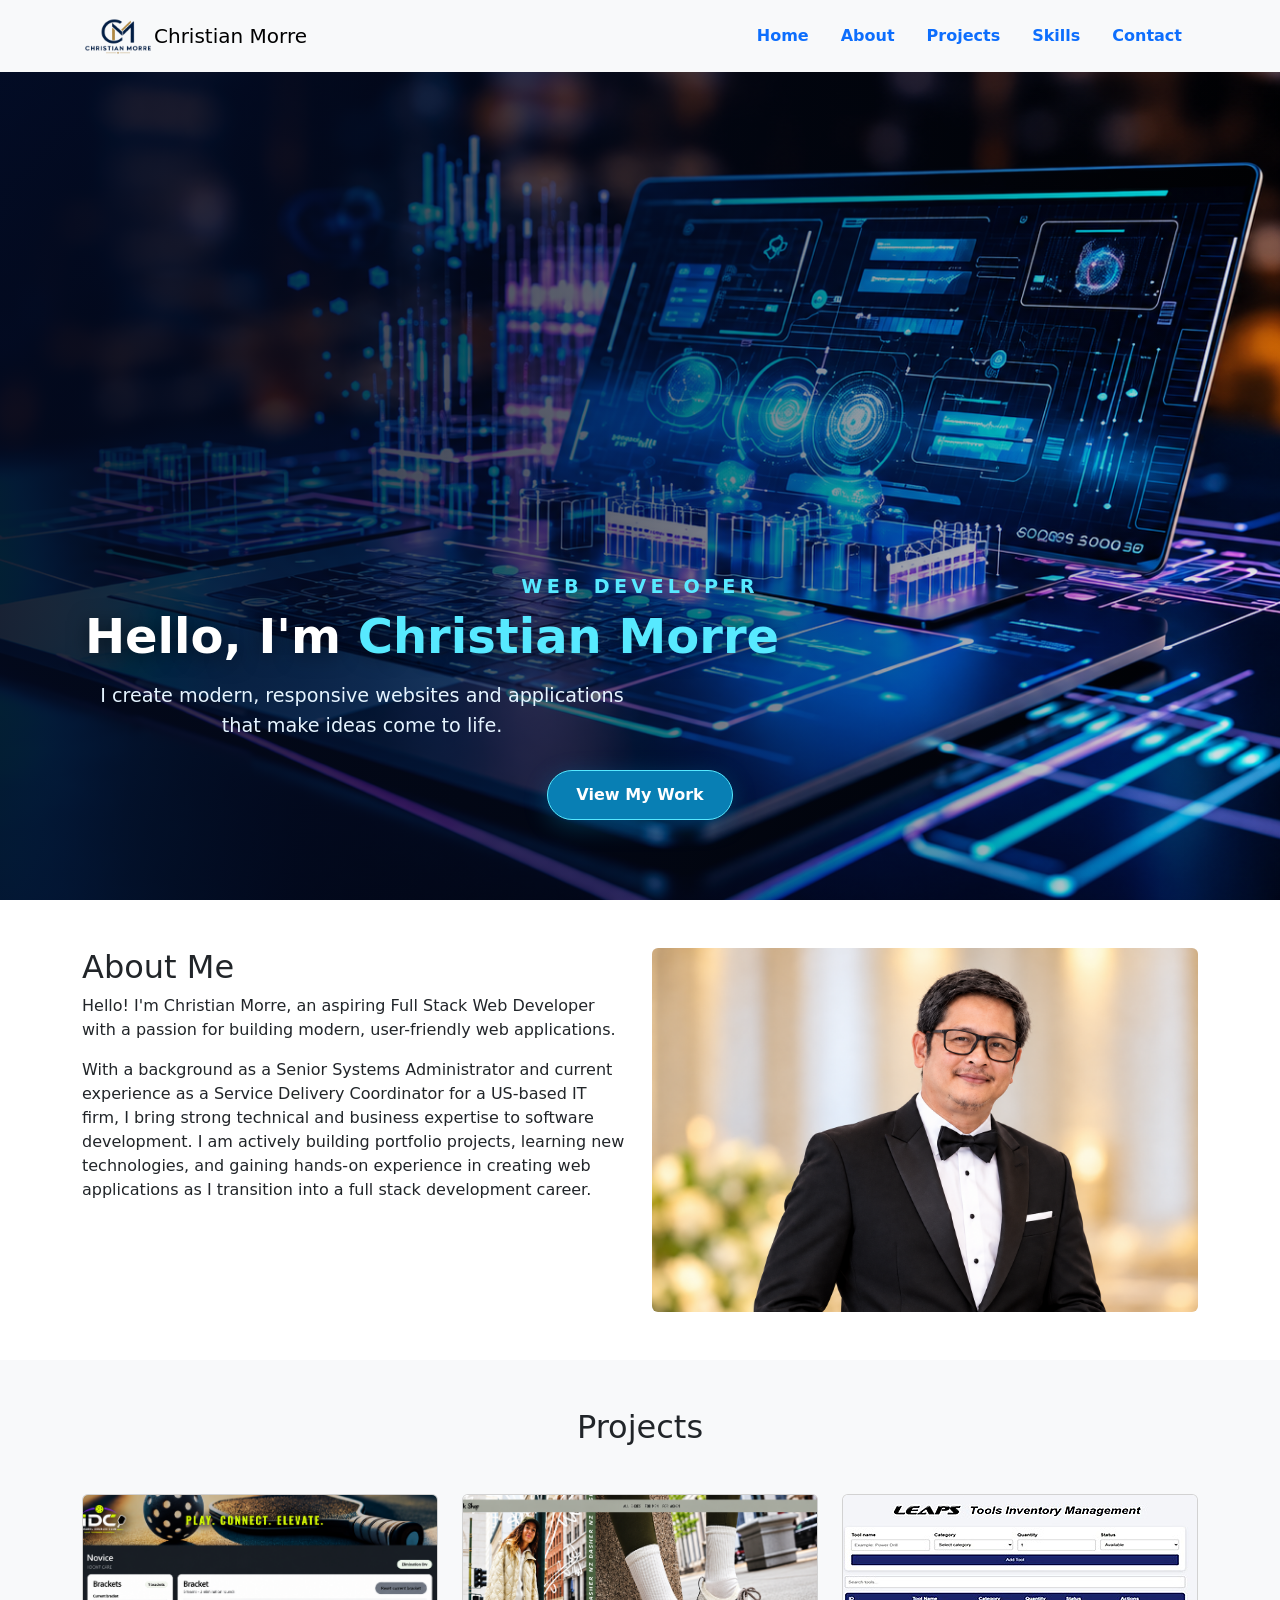
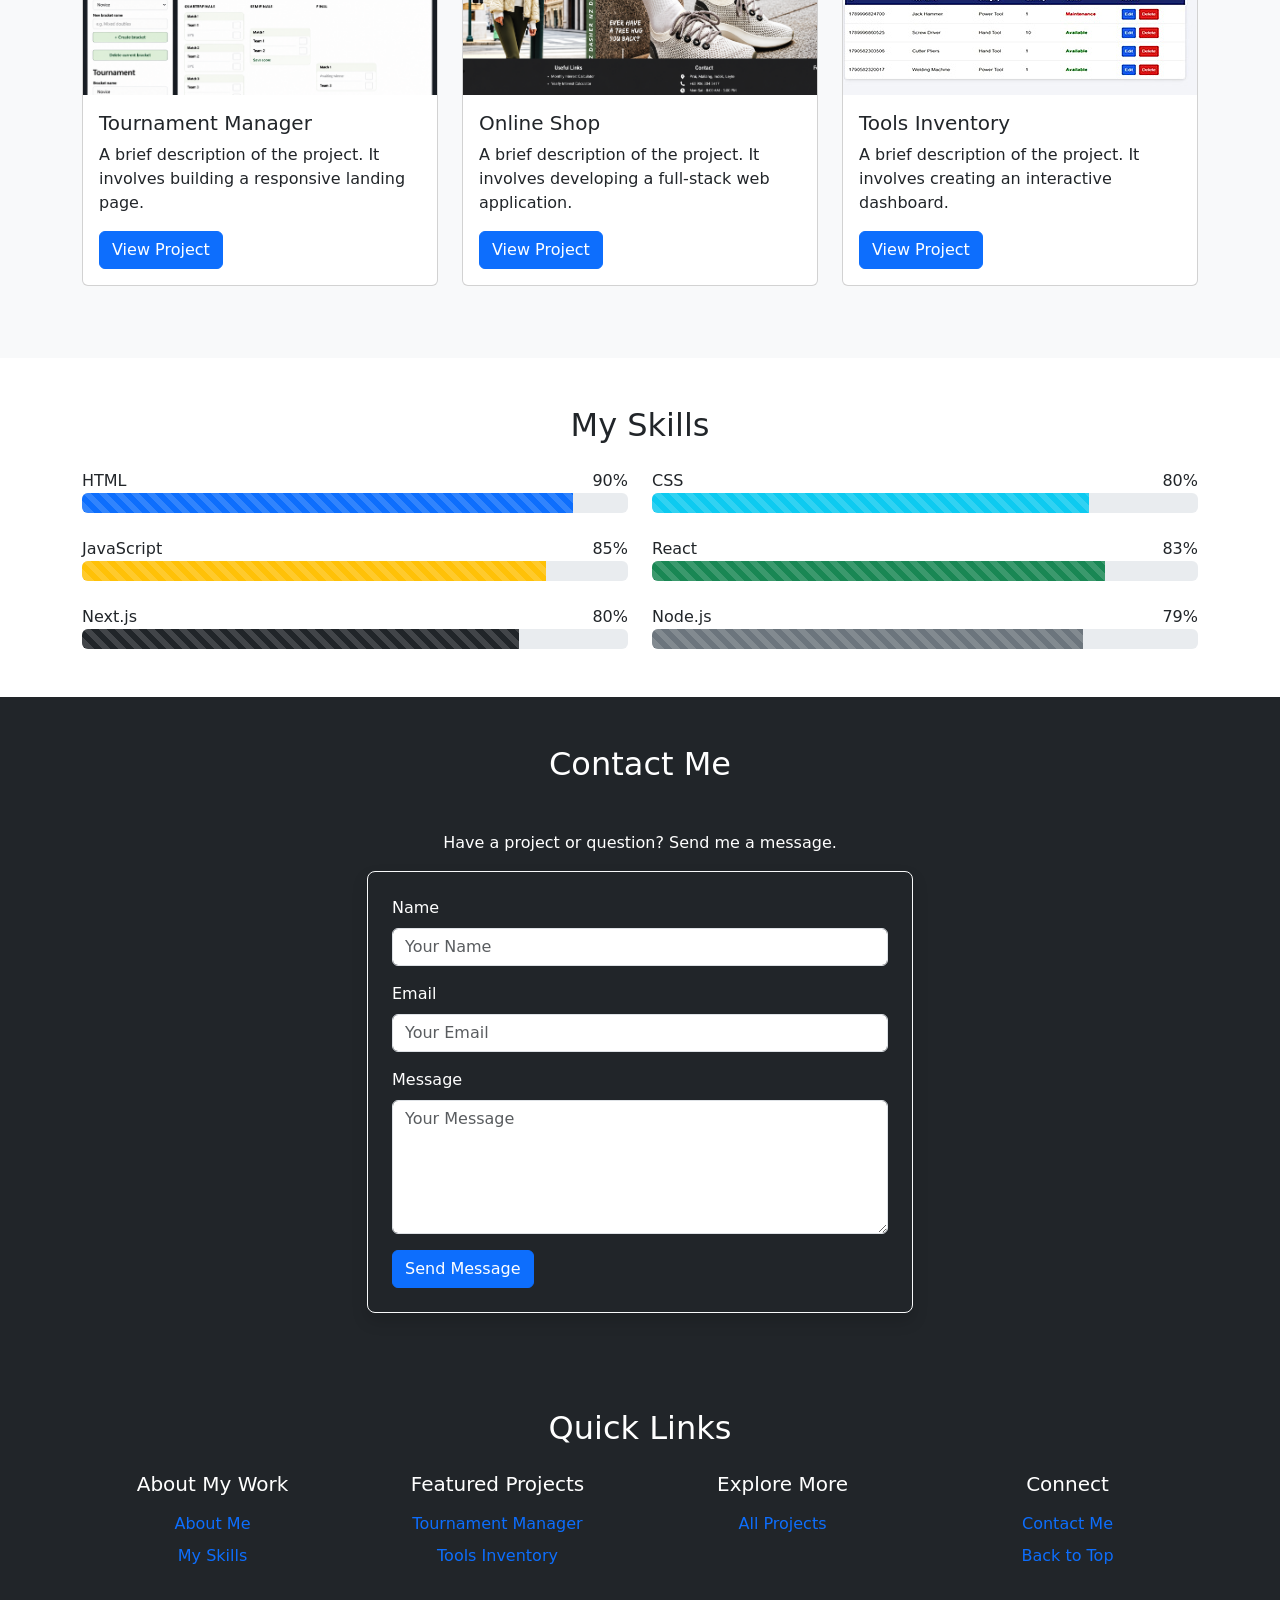
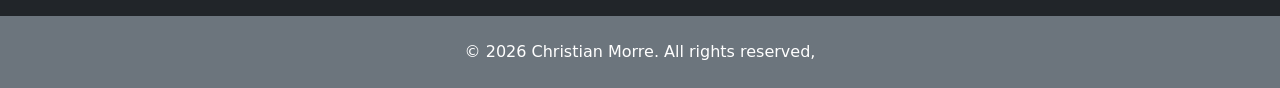
<file: index.html>
<!DOCTYPE html>
<html lang="en">

<head>
    <meta charset="UTF-8">
    <meta name="viewport" content="width=device-width, initial-scale=1.0">
    <meta http-equiv="X-UA-Compatible" content="ie=edge">
    <link rel="icon" type="myname.png" href="myname.png">
    <title>Christian Morre</title>
    <!-- Bootstrap CSS -->
    <link href="https://cdn.jsdelivr.net/npm/bootstrap@5.3.0-alpha1/dist/css/bootstrap.min.css" rel="stylesheet">
    <!-- Custom CSS (optional) -->
    <style>
        .hero {
            background-color: #f8f9fa;
            padding: 100px 0;
            text-align: center;
        }
        .portfolio-logo {
            display: block;
            width: auto;
            height: 48px;
            max-width: 180px;
            object-fit: contain;
        }

        .navbar .nav-link {
            color: var(--bs-primary);
            transition: color 0.2s ease, transform 0.2s ease;
        }

        .navbar .nav-link:hover,
        .navbar .nav-link:focus {
            color: #6ea8fe;
            transform: translateY(-2px);
        }

        .hero h1 {
            font-size: 3rem;
        }

        .hero p {
            font-size: 1.2rem;
        }.hero {
            position: relative;
            min-height: 100vh;
            padding: 80px 0;
            background: url("banner.png") center / cover no-repeat;
            isolation: isolate;
            }

            /* Darken the text area without fading the whole image */
            .hero::before {
            content: "";
            position: absolute;
            inset: 0;
            z-index: -1;
            background: linear-gradient(
                90deg,
                rgba(3, 10, 30, 0.9) 0%,
                rgba(3, 10, 30, 0.65) 45%,
                rgba(3, 10, 30, 0.08) 100%
            );
            }

            .hero-content {
                color: #fff;
                max-width: 1140px;
                }

            .hero-label {
                color: #57e9ff;
                font-size: 0.85rem;
                font-weight: 700;
                letter-spacing: 0.22em;
            }

            .hero-title {
                max-width: 700px;
                margin-bottom: 18px;
                font-size: clamp(2.5rem, 6vw, 5rem);
                font-weight: 800;
                line-height: 1.1;
                text-shadow: 0 3px 20px rgba(0, 0, 0, 0.5);
            }

            .hero-title span {
                color: #57e9ff;
            }

            .hero-description {
                max-width: 560px;
                margin-bottom: 28px;
                color: #e5f4ff;
                font-size: clamp(1rem, 2vw, 1.25rem);
                line-height: 1.6;
            }

            .hero-button {
                padding: 12px 28px;
                border: 1px solid #57e9ff;
                border-radius: 50px;
                background: #087fb4;
                color: #fff;
                font-weight: 700;
                box-shadow: 0 6px 24px rgba(0, 185, 255, 0.25);
            }

            .hero-button:hover {
                border-color: #57e9ff;
                background: #57e9ff;
                color: #071426;
            }
            .project-card img {
                height: 200px;
                object-fit: cover;
            }

            .skills-bar {
                background-color: #e9ecef;
                border-radius: 25px;
            }

            .skills-bar .progress-bar {
                border-radius: 25px;
            }

            #quick-links a {
                text-decoration: none;
                }
            #quick-links a:hover {
                text-decoration: underline;
            }
            @media (max-width: 600px) {
            .hero {
                min-height: 75vh;
                padding: 60px 0;
                background-position: 60% center;
            }

            .hero::before {
                background: rgba(3, 10, 30, 0.72);
            }
            }


    </style>
</head>

<body>
    <!-- Navigation -->
    <nav class="navbar navbar-expand-lg navbar-light bg-light fixed-top">
        <div class="container justify-content-center">
            <img src="myname.png" alt="Christian Morre" class="portfolio-logo"/>
            <a class="navbar-brand" href="#">Christian Morre</a>
            <button class="navbar-toggler" type="button" data-bs-toggle="collapse" data-bs-target="#navbarNav" aria-controls="navbarNav"
                aria-expanded="false" aria-label="Toggle navigation">
                <span class="navbar-toggler-icon"></span>
            </button>

            <div class="collapse navbar-collapse icon-link" id="navbarNav">
                <ul class="navbar-nav ms-auto fs-6 fw-semibold ">
                    <li class="nav-item nav-link text-primary link-opacity-75-hover">
                        <a class="nav-link" href="#hero">Home</a>
                    </li>
                    <li class="nav-item nav-link text-primary link-opacity-75-hover">
                        <a class="nav-link" href="#about">About</a>
                    </li>
                    <li class="nav-item nav-link text-primary link-opacity-75-hover">
                        <a class="nav-link" href="#projects">Projects</a>
                    </li>
                    <li class="nav-item nav-link text-primary link-opacity-75-hover">
                        <a class="nav-link" href="#skills">Skills</a>
                    </li>
                    <li class="nav-item nav-link text-primary link-opacity-75-hover">
                        <a class="nav-link" href="#contact">Contact</a>
                    </li>
                </ul>
            </div>
        </div>
    </nav>

<!-- Hero Section -->
 <!--    <section id="hero" class="hero d-flex align-items-center">
        <div class="container">
            <h1>Hello, I'm [Your Name]</h1>
            <p>I'm a passionate web developer who creates modern, responsive websites and applications.</p>
            <a href="#projects" class="btn btn-primary">View My Work</a>
        </div>
    </section> -->

<!-- Hero Section with Full-Width Background Image -->
<!-- <section id="hero" class="hero d-flex align-items-end opacity-75" style="background-image: url('banner.png'); background-size: cover; background-position: center; height: 100vh;">
    <div class="container text-start text-white">
      
        <h1 class="fw-bold" >Hello, I'm Christian Morre</h1>
        <p class="fw-semibold fst-italic" >I'm a passionate web developer who creates modern, responsive websites and applications.</p>
        <a href="#projects" class="btn btn-primary">View My Work</a>
    </div>
</section> -->

<section id="hero" class="hero d-flex align-items-end">
  <div class="container hero-content">
    <p class="hero-label mb-2">WEB DEVELOPER</p>

    <h1 class="hero-title">
      Hello, I'm <span>Christian Morre</span>
    </h1>

    <p class="hero-description">
      I create modern, responsive websites and applications
      that make ideas come to life.
    </p>

    <a href="#projects" class="btn hero-button">
      View My Work
    </a>
  </div>
</section>


    <!-- About Section -->
    <section id="about" class="py-5">
        <div class="container">
            <div class="row">
                <div class="col-lg-6">
                    <h2>About Me</h2>
                    <p>Hello! I'm Christian Morre, an aspiring Full Stack Web Developer with a passion for building modern, user-friendly web applications.</p>
                    <p>With a background as a Senior Systems Administrator and current experience as a Service Delivery Coordinator for a US-based IT firm, I bring strong technical and business expertise to software development. I am actively building portfolio projects, learning new technologies, and gaining hands-on experience in creating web applications as I transition into a full stack development career.</p>
                </div>
                <div class="col-lg-6">
                    <img src="aboutme.png" class="img-fluid rounded" alt="About Me Image">
                </div>
            </div>
        </div>
    </section>

    <!-- Projects Section -->
    <section id="projects" class="py-5 bg-light">
        <div class="container">
            <h2 class="text-center mb-5">Projects</h2>
            <div class="row">
                <div class="col-md-4">
                    <div class="card project-card mb-4">
                        <img src="idc.png" class="card-img-top" alt="Project 1">
                        <div class="card-body">
                            <h5 class="card-title">Tournament Manager</h5>
                            <p class="card-text">A brief description of the project. It involves building a responsive landing page.</p>
                            <a href="Pickleball site/index.html" target="_blank" class="btn btn-primary">View Project</a>
                        </div>
                    </div>
                </div>
                <div class="col-md-4">
                    <div class="card project-card mb-4">
                        <img src="store.png" class="card-img-top" alt="Project 2">
                        <div class="card-body">
                            <h5 class="card-title">Online Shop</h5>
                            <p class="card-text">A brief description of the project. It involves developing a full-stack web application.</p>
                            <a href="Shoe_Store/index.html" target="_blank" class="btn btn-primary">View Project</a>
                        </div>
                    </div>
                </div>
                <div class="col-md-4">
                    <div class="card project-card mb-4">
                        <img src="inventory.jpg" class="card-img-top" alt="Project 3">
                        <div class="card-body">
                            <h5 class="card-title">Tools Inventory</h5>
                            <p class="card-text">A brief description of the project. It involves creating an interactive dashboard.</p>
                            <a href="Tools Inventory/toolsinventory.html" target="_blank" class="btn btn-primary">View Project</a>
                        </div>
                    </div>
                </div>
            </div>
        </div>
    </section>

      <!-- Skills -->
  <section id="skills" class="container py-5">
    <h2 class="text-center mb-4">My Skills</h2>

    <div class="row g-4">
      <div class="col-md-6">
        <div class="d-flex justify-content-between">
          <span>HTML</span><span>90%</span>
        </div>
        <div class="progress" role="progressbar" aria-label="Animated striped example" aria-valuenow="75" aria-valuemin="0" aria-valuemax="100" style="height: 20px">
          <div class="progress-bar progress-bar-striped progress-bar-animated" style="width: 90%"></div>
        </div>
      </div>

      <div class="col-md-6">
        <div class="d-flex justify-content-between">
          <span>CSS</span><span>80%</span>
        </div>
        <div class="progress" role="progressbar" aria-label="Animated striped example" aria-valuenow="75" aria-valuemin="0" aria-valuemax="100" style="height: 20px">
          <div class="progress-bar bg-info bg-secondary progress-bar-striped progress-bar-animated" style="width: 80%"></div>
        </div>
      </div>

      <div class="col-md-6">
        <div class="d-flex justify-content-between">
          <span>JavaScript</span><span>85%</span>
        </div>
        <div class="progress" role="progressbar" aria-label="Animated striped example" aria-valuenow="75" aria-valuemin="0" aria-valuemax="100" style="height: 20px">
          <div class="progress-bar bg-warning bg-secondary progress-bar-striped progress-bar-animated" style="width: 85%"></div>
        </div>
      </div>

      <div class="col-md-6">
        <div class="d-flex justify-content-between">
          <span>React</span><span>83%</span>
        </div>
        <div class="progress" role="progressbar" aria-label="Animated striped example" aria-valuenow="75" aria-valuemin="0" aria-valuemax="100" style="height: 20px">
          <div class="progress-bar bg-success bg-secondary progress-bar-striped progress-bar-animated" style="width: 83%"></div>
        </div>
      </div>

      <div class="col-md-6">
        <div class="d-flex justify-content-between">
          <span>Next.js</span><span>80%</span>
        </div>
        <div class="progress" role="progressbar" aria-label="Animated striped example" aria-valuenow="75" aria-valuemin="0" aria-valuemax="100" style="height: 20px">
          <div class="progress-bar bg-dark bg-secondary progress-bar-striped progress-bar-animated" style="width: 80%"></div>
        </div>
      </div>

      <div class="col-md-6">
        <div class="d-flex justify-content-between">
          <span>Node.js</span><span>79%</span>
        </div>
        <div class="progress" role="progressbar" aria-label="Animated striped example" aria-valuenow="75" aria-valuemin="0" aria-valuemax="100" style="height: 20px">
          <div class="progress-bar bg-secondary progress-bar-striped progress-bar-animated" style="width: 79%"></div>
        </div> 
      </div>
    </div>
  </section>

    <!-- Contact Section -->
    <section id="contact" class=" bg-dark text-white py-5">
        <div class="container">
            <h2 class="text-center mb-5">Contact Me</h2>
            <p class="text-center mb-3">Have a project or question? Send me a message.</p>

            <div class="row justify-content-center">
                <div class="col-md-8 col-lg-6">
                    <form class=" text-white border border-light rounded-3 p-4 shadow">
                        
                        <div class="mb-3">
                            <label for="name" class="form-label">Name</label>
                            <input type="text" class="form-control" id="name" placeholder="Your Name">
                        </div>

                        <div class="mb-3">
                            <label for="email" class="form-label">Email</label>
                            <input type="email" class="form-control" id="email" placeholder="Your Email">
                        </div>
                        <div class="mb-3">
                            <label for="message" class="form-label">Message</label>
                            <textarea class="form-control" id="message" rows="5" placeholder="Your Message"></textarea>
                        </div>
                        <button type="submit" class="btn btn-primary">Send Message</button>
                    </form>
                </div>
            </div>
        </div>
    </section>

    <section id="quick-links" class="bg-dark text-white py-5">
  <div class="container">
    <h2 class="text-center mb-4">Quick Links</h2>

    <div class="row g-4 text-center">
      <div class="col-sm-6 col-lg-3">
        <h3 class="h5 mb-3">About My Work</h3>
        <a href="#about" class="d-block mb-2">About Me</a>
        <a href="#skills" class="d-block">My Skills</a>
      </div>

      <div class="col-sm-6 col-lg-3">
        <h3 class="h5 mb-3">Featured Projects</h3>
        <a href="../Pickleball site/index.html" class="d-block mb-2"
           target="_blank" rel="noopener noreferrer">Tournament Manager</a>
        <a href="../toolsinventory.html" class="d-block"
           target="_blank" rel="noopener noreferrer">Tools Inventory</a>
      </div>

      <div class="col-sm-6 col-lg-3">
        <h3 class="h5 mb-3">Explore More</h3>
        <a href="#projects" class="d-block mb-2">All Projects</a>
      </div>

      <div class="col-sm-6 col-lg-3">
        <h3 class="h5 mb-3">Connect</h3>
        <a href="#contact" class="d-block mb-2">Contact Me</a>
        <a href="#" class="d-block">Back to Top</a>
      </div>
    </div>
  </div>
</section>

<footer class="bg-secondary text-white text-center py-4">
    <div class="container">
        <p class="mb-0">&copy; 2026 Christian Morre. All rights reserved,</p>
    </div>
</footer>

    <!-- Bootstrap JS and dependencies -->
    <script src="https://cdn.jsdelivr.net/npm/bootstrap@5.3.0-alpha1/dist/js/bootstrap.bundle.min.js"></script>
</body>

</html>
</file>
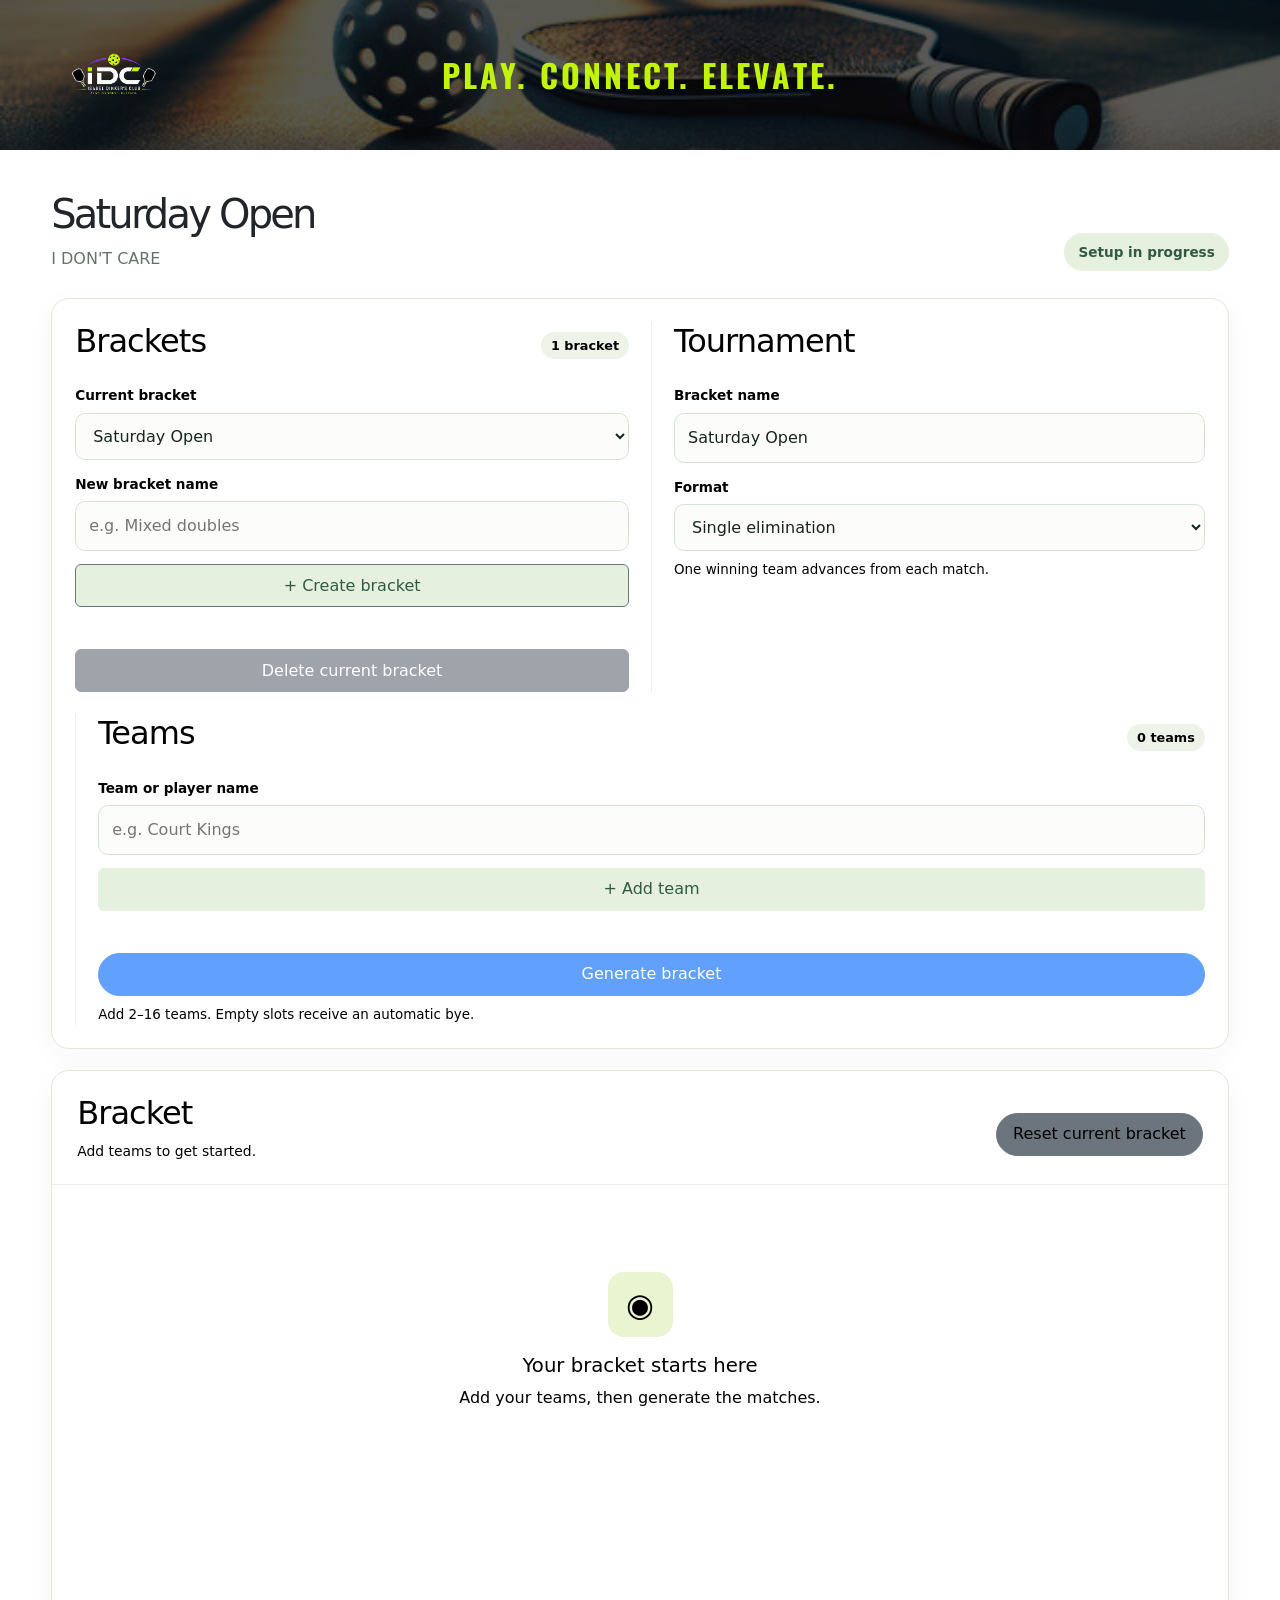
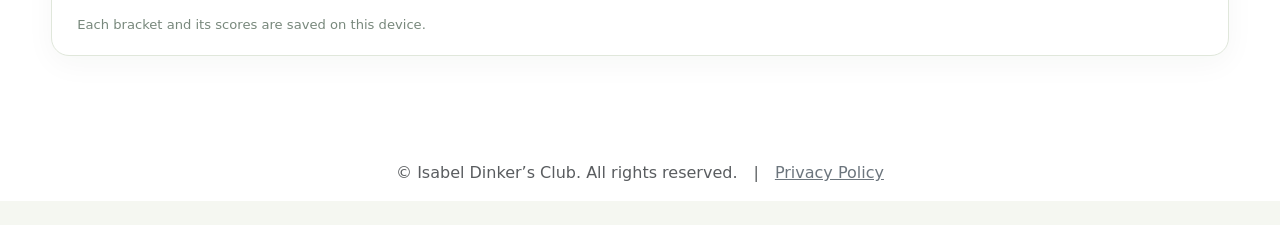
<file: Pickleball site/index.html>
<!doctype html>
<html lang="en" data-bs-theme="light">
  <head>
    <meta charset="utf-8"><meta name="viewport" content="width=device-width,initial-scale=1">
    <title>Isabel Dinker’s Club</title>
    <link
        rel="canonical"
        href="https://getbootstrap.com/docs/5.3/examples/footers/"
      />
    <meta name="description" content="Create a pickleball tournament, manage teams, and run a live single-elimination bracket.">
    <link rel="icon" type="idc_logo2.png" href="idclogo2.png">
    <link href="https://fonts.googleapis.com/css2?family=Oswald:wght@700&display=swap" rel="stylesheet">
    <link rel="stylesheet" href="css/style.css" />
    <script src="assets/js/color-modes.js"></script>
    <link href="assets/dist/css/bootstrap.min.css" rel="stylesheet" />
    <style>
      .bracket-wrap,
      .bracket-wrap p,
      .bracket-wrap h3,
      .bracket-wrap div,
      .sidebar,
      .sidebar h2,
      .sidebar .label,
      .sidebar .hint,
      .sidebar .count,
      .toolbar,
      .toolbar button,
      .toolbar h2,
      .toolbar p {
        color: #000;
      }
      .sidebar button{
        color: #315944;
        background: #e6f0de;
        font-weight: 500;
      }
      .standings-scroll {
        width: 100%;
        overflow-x: auto;
        margin: 0 0 26px;
      }

      .standings {
        width: 100%;
        min-width: 440px;
        border-collapse: collapse;
      }

      .standings th,
      .standings td {
        padding: 10px 12px;
        text-align: left;
        border-bottom: 1px solid #e7eee5;
      }
    </style>
    <meta name="theme-color" content="#c9c8cc" />
    

  </head>
  <body>
    <header> <img class="brand-logo" src="transparent-logo.png" alt="Isabel Dinker’s Club logo"/>

      <div class="header-title">
          <h1> PLAY. CONNECT. ELEVATE.</h1>
      </div>
    </header>

<main>
  <div class="title-row">
    <div>
      <p class="eyebrow"></p>
      <h1 id="displayName"></h1>
      <p class="sub">I DON'T CARE</p>
    </div>

    <span class="pill" id="status">Setup in progress</span>
  </div>

  <div class="layout">
    <aside class="panel sidebar">
      <section>
        <div class="section-heading">
          <h2>Brackets</h2>
          <span class="count" id="bracketCount">1 bracket</span>
        </div>

        <label class="label" for="bracketSelect">Current bracket</label>
        <select id="bracketSelect" aria-label="Current bracket"></select>

        <form id="newBracketForm">
          <label class="label" for="newBracketName">New bracket name</label>
          <input
            id="newBracketName"
            type="text"
            maxlength="60"
            placeholder="e.g. Mixed doubles"
            required
          />
          <button class="btn full btn-secondary px-3" type="submit">
            + Create bracket
          </button>
        </form>

        <p class="message" id="bracketMessage" role="alert"></p>

        <button
          class="btn full btn-secondary px-3"
          id="deleteBracket"
          type="button"
        >
          Delete current bracket
        </button>
      </section>

      <section>
        <div class="section-heading">
          <h2>Tournament</h2>
        </div>

        <label class="label" for="tournamentName">Bracket name</label>
        <input
          id="tournamentName"
          type="text"
          maxlength="60"
          value="Saturday Open"
        />

        <label class="label" for="formatSelect">Format</label>
        <select id="formatSelect">
          <option value="single">Single elimination</option>
          <option value="round-robin">
            Single round robin + single elimination
          </option>
        </select>

        <p class="hint" id="formatHint">One winning team per match.</p>
      </section>

      <section>
        <div class="section-heading">
          <h2>Teams</h2>
          <span class="count" id="teamCount">0 teams</span>
        </div>

        <form id="addForm">
          <label class="label" for="teamInput">Team or player name</label>
          <input
            id="teamInput"
            type="text"
            maxlength="45"
            placeholder="e.g. Court Kings"
            autocomplete="off"
            required
          />
          <button class="btn full" type="submit">+ Add team</button>
        </form>

        <p class="message" id="formMessage" role="alert"></p>
        <ul class="teams" id="teamList"></ul>

        <button
          class="btn full btn-primary rounded-pill px-3"
          id="generate"
          type="button"
        >
          Generate bracket
        </button>

        <p class="hint">
          Add 2–16 teams. Empty slots receive an automatic bye.
        </p>
      </section>
    </aside>

    <section class="panel main-panel" aria-label="Tournament bracket">
      <div class="toolbar">
        <div>
          <h2>Bracket</h2>
          <p id="bracketSummary">Add teams to get started.</p>
        </div>

        <div class="toolbar-actions">
          <button class="btn btn-dark" id="startPlayoffs" type="button" hidden>
            Start elimination
          </button>
          <button
            class="btn full btn-secondary rounded-pill px-3"
            id="reset"
            type="button"
          >
            Reset current bracket
          </button>
        </div>
      </div>

      <div class="bracket-wrap" id="bracketArea"></div>
      <div id="champion"></div>

      <div class="small-note">
        Each bracket and its scores are saved on this device.
      </div>
    </section>
  </div>
</main>


     <div class="container">
      <footer class="py-3 my-4">
        <div class="d-flex flex-wrap justify-content-center align-items-center gap-3 text-body-secondary">
          <span>&copy; Isabel Dinker’s Club. All rights reserved.</span>
          <span aria-hidden="true">|</span>
          <a href="privacy-policy.html" class="link-secondary">Privacy Policy</a>
        </div>
      </footer>
    </div>

    <div class="toast" id="toast" role="status" aria-live="polite"></div>

    <script src="script.js" defer></script>

  </body>
</html>
</file>
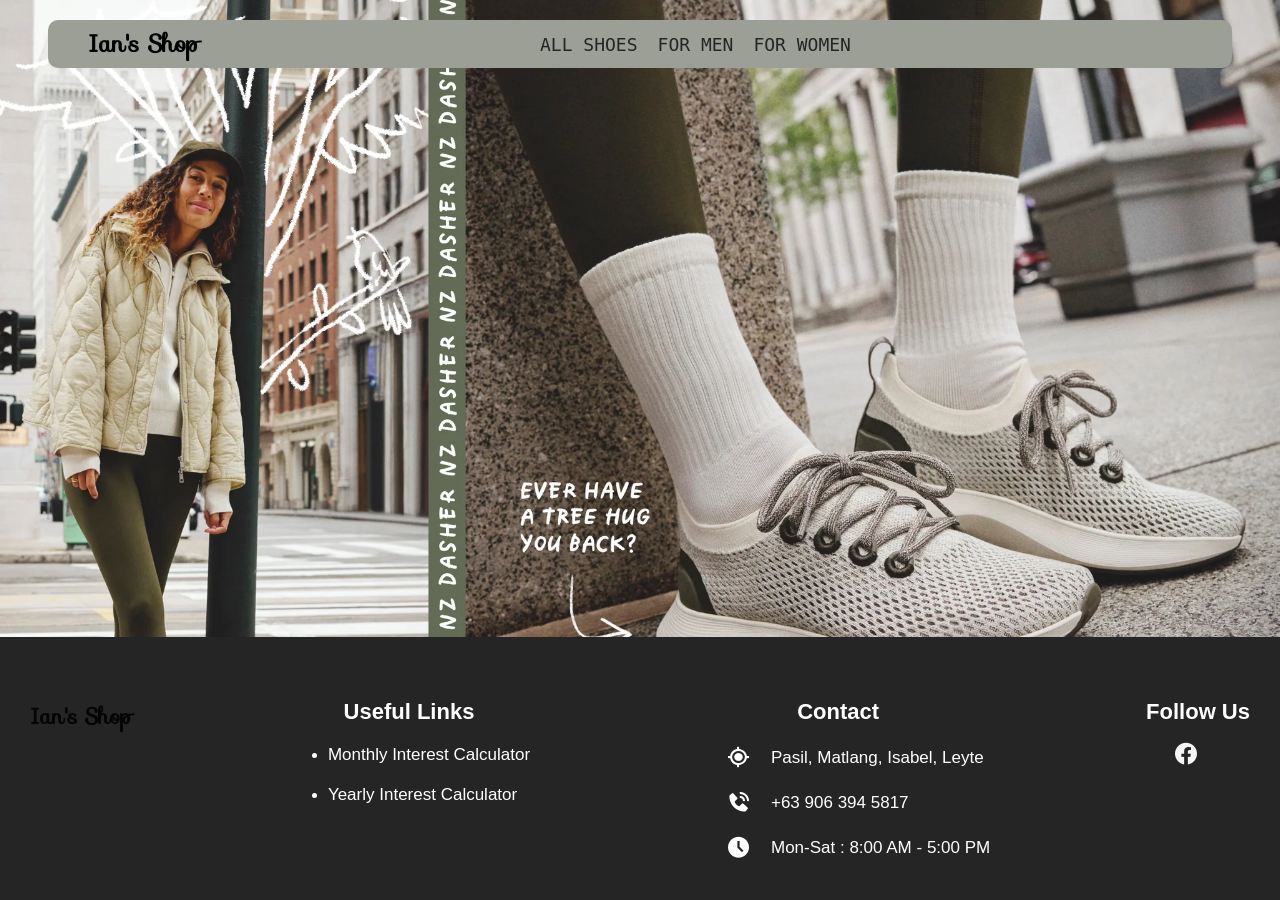
<file: Shoe_Store/index.html>
<!doctype html>
<html lang="en">
  <head>
    <meta charset="UTF-8" />
    <meta name="viewport" content="width=device-width, initial-scale=1.0" />
    <link rel="preconnect" href="https://fonts.googleapis.com" />
    <link rel="preconnect" href="https://fonts.gstatic.com" crossorigin />
    <link
      href="https://fonts.googleapis.com/css2?family=Imperial+Script&family=Sofia&display=swap"
      rel="stylesheet"
    />
    <link
      href="https://fonts.googleapis.com/css2?family=Imperial+Script&family=Iosevka+Charon+Mono:ital,wght@0,300;0,400;0,500;0,700;1,300;1,400;1,500;1,700&family=Sofia&display=swap"
      rel="stylesheet"
    />
    <link href="https://unpkg.com/boxicons@2.1.4/css/boxicons.min.css" 
    rel="stylesheet"/>
    <title>Ian's Shop</title>
    <style>
      :root {
          /* Colors */
          --primary-color: #7b80a8;
          --secondary-color: #f3961c;
          --dark-color: #252525;
          --white-color: #fff;
          --light-gray-color: #f2f2f2;
          --labor-services-color: #273071;
          --background-image: url("Header_photo.webp");
          --mobile-background: url("mobile_version_background.png");
          --black-color: #050505;
          --header-color: #878a81;
          --secondary-background: #9c9f96;
          --margin-bottom: 16px;
          --site-max-width: 100%;
          --spacing:4px;
          }
      * {
              box-sizing: border-box;
              font-family: Arial, Helvetica, sans-serif;
          }
      html, body {
        /* width: 100%; */
        margin: 0;
        min-height: 100%;
        scroll-behavior: smooth;
          }
      header {
          position: absolute;
          top: calc(var(--spacing) * 5);
          left: calc(var(--spacing) * 12);
          right: calc(var(--spacing) * 12);
          height: calc(var(--spacing) * 12);
          padding: 0px 40px;

          background: var(--secondary-background);
          border-radius: 10px;
          justify-content: center;
          display: flex;
          align-items: center;

      }


        body {
            min-height: 100vh;
            display: flex;
            flex-direction: column;

            background-image: var(--background-image);
            background-size: cover;
            background-position: center;
            background-repeat: no-repeat;
            text-align: center;
            /* background-color: var(--white-color); */
            }

          /* .nav {
              width: 100%;
              max-width: 1500px;
              margin: 50px auto;
              color: #000;
              height: auto;
              display: flex;
              justify-content: center;
              align-items: center;
              padding: 0 40px;
              transition: 0.2s ease;
              } */

          .project-title {
              margin: 0;
              font-family: "sofia", cursive;
          }
          .menu-box {
              display: flex;
              gap: 20px;
              font-family: sans-serif;
              font-size: large;

              /* padding: 10px 15px; */
              margin: auto;
              align-items: center;
             }
          .menu-box a {
              text-decoration: none;
              color: #252525;
              font-family: "Iosevka Charon Mono", monospace;
              font-weight: 500;
          }

          .menu-box a:hover {
              /* background-color: blue; */
              color: white;
          }

          .burger-button {
              display: none;
              background: none;
              border: none;
              font-size: 30px;
              cursor: pointer;
              color: #252525;
          }
          /* Footer Section */
        /* footer {
            background: #273071;
            color: var(--white-color);
            padding: 60px 20px;
        } */

        .footer_section {
            display: flex;
            justify-content: space-between;
            
        }

        .footer_section h3 {
            font-size: 22px;
            margin-bottom: 16px;
            font-weight: 600;
        }

        .footer_section .footer_logo a {
            display: flex;
            gap: 15px;
            align-items: center;
            color: #050505;
            text-decoration: none;
        }

        .footer_section .footer_logo a img {
            max-width: 200px;
        }

        .footer_section .footer_logo a h2 {
            font-weight: 600;
        }

        .footer_section .useful_links ul li {
            margin: 20px 0;
            text-align: left;
            
        }

        .footer_section .useful_links ul li a {
            color: var(--white-color);
            font-size: 17px;
            text-decoration: none;
        }

        .footer_section .useful_links ul li a:hover {
            text-decoration: underline;
        }

        .footer_section .contact_us ul li {
            margin: 20px 0;
            display: flex;
            align-items: center;
            gap: 20px;
        }

        .footer_section .contact_us ul li i {
            font-size: 25px;
        }

        .footer_section .contact_us ul li span {
            font-size: 17px;
        }

        .footer_section .follow_us i {
            font-size: 26px;
            margin-right: 25px;
            cursor: pointer;
            color: #f6f6f7;
            transition: all 0.3s ease;
            text-decoration: none;
        }
        .footer_title {
            text-decoration: none;
            font-family: 'sofia', cursive;
        }

        .footer_section .follow_us i:hover {
            color: white;
        }
        .section_container {
            margin: 0 auto;
            max-width: var(--site-max-width);
        }
        .site-footer {
            width: 100%;
            margin-top: 60px;
            padding: 40px 30px 20px;
            background-color: #252525;
            color: white;
        }

        .bxl-facebook-circle {
            color: #1877f2;
            font-size: 32px;
        }
        .main-content {
            flex: 1;
        }

          @media screen and (max-width: 900px) {
            
        html,
        body {
            width: 100%;
            min-height: 100%;
            height: auto;
            margin: 0;
            scroll-behavior: smooth;
        }

        header {
            top: 15px;
            left: 20px;
            right: 20px;
            height: 55px;
            padding: 0 25px;

            display: flex;
            justify-content: space-between;
            align-items: center;

            border-radius: 10px;
        }

        body {
            min-height: 100vh;
            background-image: var(--mobile-background);
            background-size: cover;
            background-position: center;
            background-repeat: no-repeat;
        }

        .project-title {
            margin: 0;
            font-family: "Sofia", cursive;
            font-size: 26px;
        }

        .site-footer {
            margin-top: 40px;
            padding: 35px 25px 20px;
        }

        .footer_section {
            display: grid;
            grid-template-columns: repeat(2, minmax(0, 1fr));
            gap: 35px 50px;
        }

        .footer_section > div {
            min-width: 0;
            text-align: left;
        }

        .footer_section h3 {
            margin-top: 0;
            margin-bottom: 14px;
            font-size: 20px;
        }

        .footer_section .footer_logo a {
            justify-content: flex-start;
        }

        .footer_section .footer_logo a img {
            width: 100%;
            max-width: 160px;
            height: auto;
        }

        .footer_section .useful_links ul,
        .footer_section .contact_us ul {
            margin: 0;
            padding: 0;
            list-style: none;
        }

        .footer_section .useful_links ul li {
            margin: 12px 0;
            text-align: left;
        }

        .footer_section .useful_links ul li a {
            font-size: 15px;
        }

        .footer_section .contact_us ul li {
            margin: 12px 0;
            gap: 12px;
            align-items: flex-start;
        }

        .footer_section .contact_us ul li i {
            flex-shrink: 0;
            font-size: 22px;
        }

        .footer_section .contact_us ul li span {
            font-size: 15px;
            line-height: 1.5;
            overflow-wrap: anywhere;
        }

        .footer_section .follow_us i {
            margin-right: 15px;
            font-size: 30px;
        }
        }
       
    

    @media screen and (max-width: 600px) {

        html, body {
            width: 100%;
            min-height: 100vh;
            height: auto;
            margin: 0;
            padding: 0;
            overflow-x: hidden;
            scroll-behavior: smooth;
        }  
        header {
            position: relative;
            top: 0;
            left: 0;
            right: 0;
            width: 100%;
            height: 65px;
            padding: 0 20px;
            display: flex;
            justify-content: space-between;
            align-items: center;
            background: var(--secondary-background);
            border-radius: 0;
            z-index: 1000;
        }
        /* BACKGROUND */

        body {
            background-image: var(--mobile-background);
            background-size: cover;
            background-position: center;
            background-repeat: no-repeat;
            background-attachment: scroll;
            text-align: center;
        }
        /* SHOP TITLE */

        .project-title {
            margin: 0;
            font-family: "sofia", cursive;
            font-size: 24px;
            white-space: nowrap;
        }
          header {
              position: relative;
              top: 0;
              left: 0;
              right: 0;
              width: 100%;
              height: auto;
              padding: 15px 20px;
              display: flex;
              justify-content: space-between;
              align-items: center;
              border-radius: 0;
          }

              /* SHOW BURGER BUTTON */

              .burger-button {
                  display: block;
              }

              /* HIDE MENU */

              .menu-box {
                  display: none;
                  position: absolute;
                  top: 100%;
                  left: 0;
                  width: 100%;
                  background-color: #9c9f96;
                  flex-direction: column;
                  gap: 0;
                  padding: 10px 0;
                  margin: 0;
                  z-index: 1000;
              }

              /* SHOW MENU AFTER CLICK */
              .menu-box.active {
                  display: flex;
              }

              /* MENU LINKS */

              .menu-box a {
                  width: 100%;
                  padding: 15px 20px;
                  text-align: center;
                  font-size: 16px;
              }
              .menu-box a:hover {
                  background-color: #7b80a8;
                  color: white;
              }

              .footer_section {
                    grid-template-columns: 1fr;
                    gap: 25px;
            }
        }
        

       
    </style>
  </head>
  <body>
    <header>
      <div>
        <h2 class="project-title">Ian's Shop</h2>
      </div>
      <!-- BURGER BUTTON -->
      <button class="burger-button" id="burgerBtn">☰</button>

      <nav class="menu-box" id="menuBox">
        <a href="shopall.html">ALL SHOES</a>
        <a href="for_men.html">FOR MEN</a>
        <a href="for_women.html">FOR WOMEN</a>
      </nav>
    </header>

    <main class="main-content">
        <h2></h2>
    </main>

    <!-- Footer Section -->
    <footer class="site-footer">
      <div class="section_container">
        <div class="footer_section">
          <div class="footer_logo">
            <a href="index.html">
              <h3 class="footer_title">Ian's Shop</h3>
            </a>
          </div>

          <div class="useful_links">
            <h3>Useful Links</h3>
            <ul>
              <li><a href="monthlycalc.html">Monthly Interest Calculator</a></li>
              <li><a href="interest_calc.html">Yearly Interest Calculator</a></li>
            </ul>
          </div>

          <div class="contact_us">
            <h3>Contact</h3>
            <ul>
              <li>
                <i class="bx bx-current-location"></i>
                <span>Pasil, Matlang, Isabel, Leyte</span>
              </li>
              <li>
                <i class="bx bxs-phone-call"></i> <span>+63 906 394 5817</span>
              </li>
              <li>
                <i class="bx bxs-time-five"></i>
                <span>Mon-Sat : 8:00 AM - 5:00 PM</span>
              </li>
            </ul>
          </div>

          <div class="follow_us">
            <h3>Follow Us</h3>
            <a href="https://www.facebook.com/christian.morre1/">
                <i class="bx bxl-facebook-circle"></i>
            </a>
          </div>
        </div>
      </div>
    </footer>

    <script>
        const burgerBtn = document.getElementById('burgerBtn');
        const menuBox = document.getElementById('menuBox');

        burgerBtn.addEventListener('click', function() {
            menuBox.classList.toggle('active');
        })
    </script>
  </body>
   
</html>
</file>
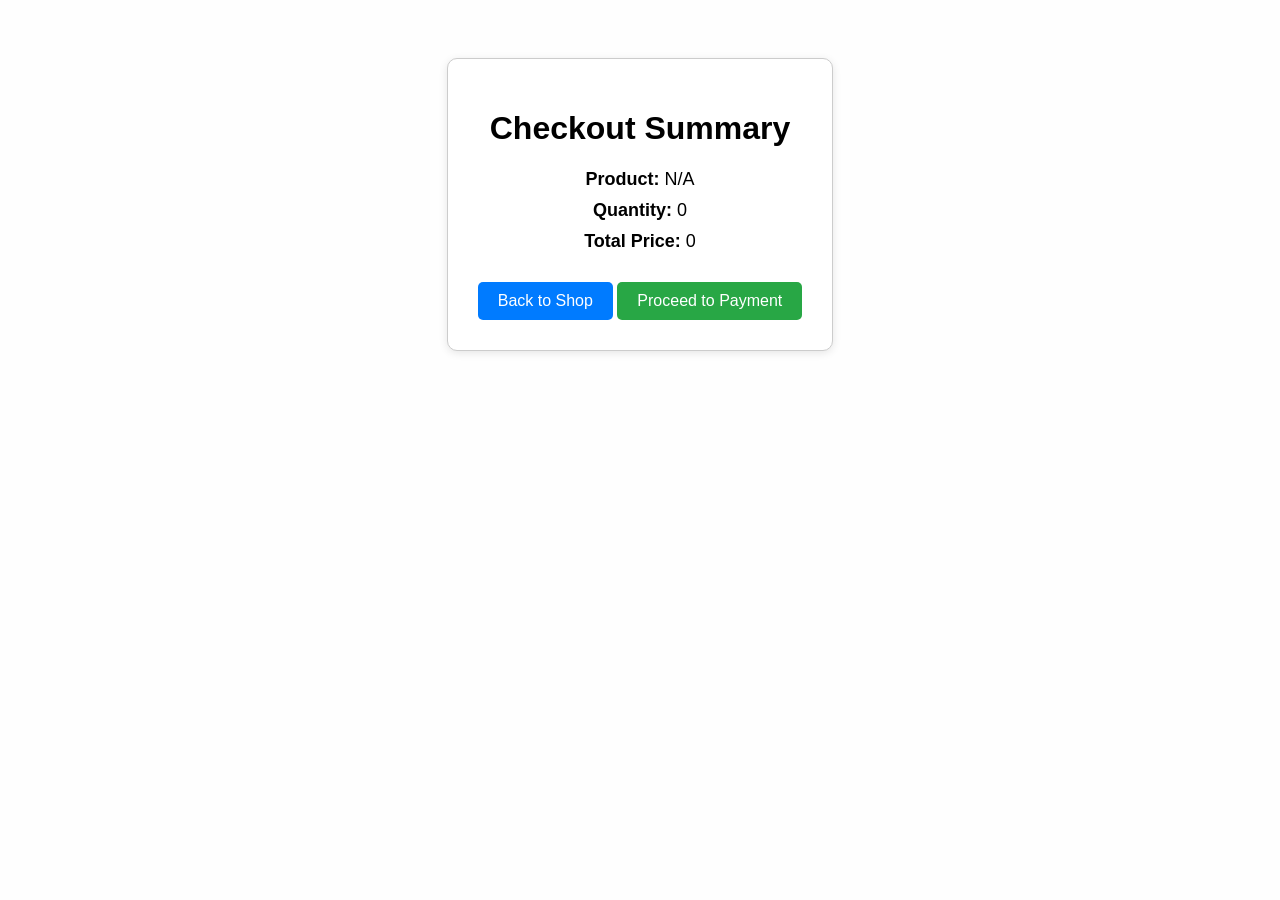
<file: Shoe_Store/checkout.html>
<!DOCTYPE html>
<html lang="en">
<head>
    <meta charset="UTF-8">
    <meta name="viewport" content="width=device-width, initial-scale=1.0">
    <title>Checkout Summary</title>
    <style>
        body {
            font-family: Arial, Helvetica, sans-serif;
            background: #fefefe;
            padding: 50px;
            text-align: center;
        }
        .summary {
            display: inline-block;
            border: 1px solid #ccc;
            padding: 30px;
            border-radius: 10px;
            box-shadow: 0 2px 8px rgba(0,0, 0, 0.1);
            background-color: #fff;
        }
        h1 {
            color: 28a745;
        }
        p {
            font-size: 18px;
            margin: 10px 0;
        }
        .btn {
            margin-top: 20px;
            padding: 10px 20px;
            font-size: 16px;
            border: none;
            border-radius: 5px;
            cursor: pointer;
        }
        .back-btn {
            background-color: #007bff;
            color: white;
        }
        .pay-btn {
            background-color: #28a745;
            color: white;
        }

    </style>
</head>
<body>
    <div class="summary">
        <h1>Checkout Summary</h1>
        <p><strong>Product:</strong> <span id="productName"></span></p>
        <p><strong>Quantity:</strong> <span id="qty"></span></p>
        <p><strong>Total Price:</strong> <span id="total"></span></p>

        <button class="btn back-btn" id="backBtn"> Back to Shop</button>
        <button class="btn pay-btn" id="payBtn"> Proceed to Payment</button>
    </div>

    <script>
        //Read query parameters and display them
        const params = new URLSearchParams(window.location.search);
        const productName = params.get('product') || 'N/A';
        const quantity = params.get('qty') || '0';
        const total = params.get('total') || '0';

        document.getElementById('productName').textContent = productName;
        document.getElementById('qty').textContent = quantity;
        document.getElementById('total').textContent = total;
        
        //Back Button Handler
        document.getElementById('backBtn').addEventListener('click', function() {
            window.location.href = "shopall.html";
        });

        document.getElementById('payBtn').addEventListener('click', function () {
            alert(`Proceeding to payment... \n\nProduct: ${name}\nQuantity: ${quantity}\nTotal Price: $${total}`);
        });
    </script>

</body>
</html>
</file>
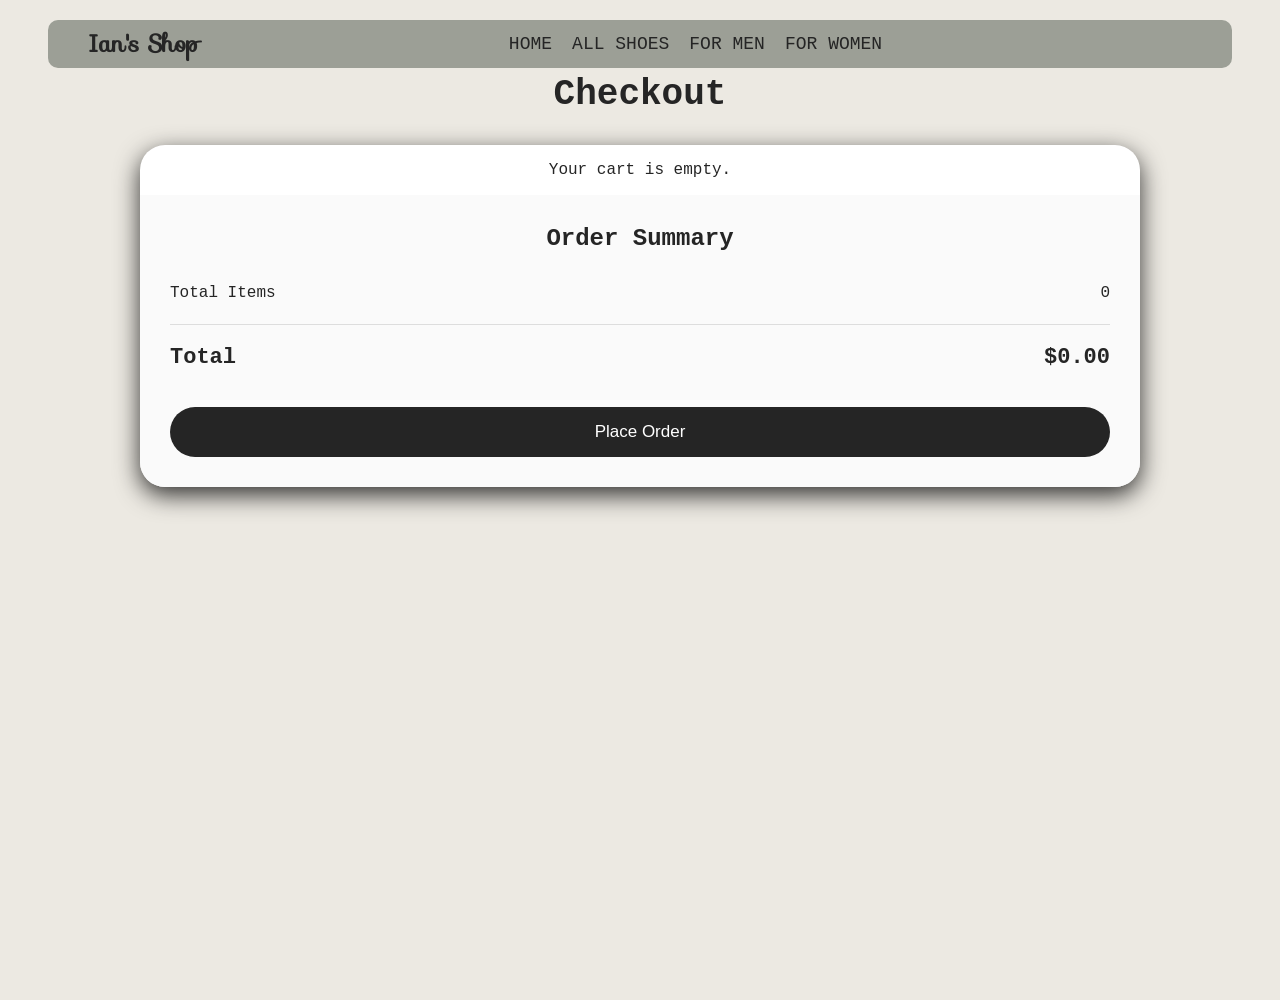
<file: Shoe_Store/checkout2.html>
<!DOCTYPE html>
<html lang="en">
<head>
    <meta charset="UTF-8">
    <meta name="viewport" content="width=device-width, initial-scale=1.0">
    <title>CHECKOUT</title>
    <link rel="preconnect" href="https://fonts.googleapis.com">
    <link rel="preconnect" href="https://fonts.gstatic.com" crossorigin>
    <link href="https://fonts.googleapis.com/css2?family=Imperial+Script&family=Sofia&display=swap" rel="stylesheet">
    <link href="https://fonts.googleapis.com/css2?family=Imperial+Script&family=Iosevka+Charon+Mono:ital,wght@0,300;0,400;0,500;0,700;1,300;1,400;1,500;1,700&family=Sofia&display=swap" rel="stylesheet">
    <style>
    :root {
        /* Colors */
        --primary-color: #7b80a8;
        --secondary-color: #f3961c;
        --dark-color: #252525;
        --white-color: #fff;
        --light-gray-color: #f2f2f2;
        --labor-services-color: #273071;
        --background-image: url("Header_photo.webp");
        --black-color: #050505;
        --header-color: #878a81;
        --secondary-background: #9c9f96;
        --margin-bottom: 16px;
        --site-max-width: 100%;
        --spacing:4px;
        }
    * {
            box-sizing: border-box;
            /* font-family: Arial, Helvetica, sans-serif; */
        }
    html {
      /* width: 100%; */
      height: 1000px;
      margin: 0;
      scroll-behavior: smooth;
        }
    header {
        position: absolute;
        top: calc(var(--spacing) * 5);
        left: calc(var(--spacing) * 12);
        right: calc(var(--spacing) * 12);
        height: calc(var(--spacing) * 12);
        padding: 0px 40px;
        background: var(--secondary-background);
        border-radius: 10px;
        justify-content: center;
        display: flex;
        align-items: center;
       
    }
    

    body {
        background-color: #ece9e2;
        background-size: cover;
        background-position: center;
        background-repeat: no-repeat;
        text-align: center;
        margin: 0;
        padding: 50px 20px;
        font-family: "Iosevka Charon Mono", monospace;
        color: #252525;
        /* background-color: var(--white-color); */
        }

        /* .nav {
            width: 100%;
            max-width: 1500px;
            margin: 50px auto;
            color: #000;
            height: auto;
            display: flex;
            justify-content: center;
            align-items: center;
            padding: 0 40px;
            transition: 0.2s ease;
            } */

        .project-title {
            margin: 0;
            font-family: "sofia", cursive;
        }
        .menu-box {
            display: flex;
            gap: 20px;
            font-family: sans-serif;
            font-size: large;

            /* padding: 10px 15px; */
            margin: auto;
            align-items: center;
           }
        .menu-box a {
            text-decoration: none;
            color: #252525;
            font-family: "Iosevka Charon Mono", monospace;
            font-weight: 500;
        }

        .menu-box a:hover {
            /* background-color: blue; */
            color: white;
        }

        .checkout-container {
            width: 90%;
            max-width: 1000px;
            margin: auto;
        }

        .checkout-container > h1 {
            margin-bottom: 30px;
            font-size: 36px;
        }

        /* MAIN CHECKOUT BOX */

        .checkout-box {
            background-color: white;
            border-radius: 25px;
            overflow: hidden;
            box-shadow: 0 8px 25px rgba(0, 0, 0, 0.8);
        }

        /* PRODUCT */
        .checkout-product {
            display: grid;
            grid-template-columns: 180px 1fr 150px;
            align-items: center;
            gap: 30px;
            padding: 25px;
            border-bottom: 1px solid #e5e5e5;
        }

        /* IMAGE */
        .product-image {
            width: 180px;
            height: 180px;
            background-color: #f5f5f5;
            border-radius: 15px;
            display: flex;
            justify-content: center;
            align-items: center;
        }

        .product-image img {
            width: 100%;
            height: 100%;
            object-fit: contain;
            padding: 10px;
        }

        /* PRODUCT INFORMATION */
        .product-information {
            text-align: left;
        }

        .product-information h2 {
            margin: 0 0 10px;
            font-size: 22px;
        }

        /* .description {
            margin: 0 0 15px;
            color: #777;
        } */

        .price {
            font-size: 18px;
        }

        .quantity {
            color: #555;

        }

        /* SUBTOTAL */
        .subtotal {
            text-align: right;
        }

        .subtotal span {
            display: block;
            margin-bottom: 8px;
            color: #777;
        }

        .subtotal strong {
            font: 20px;
        }

        /* ORDER SUMMARY */
        .order-summary {
            padding: 30px;
            background-color: #fafafa;
        }

        .order-summary h2 {
            margin-top: 0;
        }

        .summary-row {
            display: flex;
            justify-content: space-between;
            padding: 12px 0;
        }

        .summary-row.total {
            margin-top: 10px;
            padding-top: 20px;
            border-top: 1px solid #ddd;
            font-size: 22px;
            font-weight: bold;
        }

        /* PLACE ORDER */

        #placeOrderBtn {
            width: 100%;
            margin-top: 25px;
            padding: 15px;
            border: none;
            border-radius: 25px;
            background-color: #252525;
            color: white;
            font-size: 17px;
            cursor: pointer;
        }

        #placeOrderBtn:hover {
            background-color: #555;
        }

        .burger-button {
            display: none;
            background: none;
            border: none;
            font-size: 30px;
            cursor: pointer;
            color: #252525;
        }

        @media (max-width: 700px) {

        header {
            position: relative;
            top: 0;
            left: 0;
            right: 0;
            width: 100%;
            height: auto;
            padding: 15px 20px;
            display: flex;
            justify-content: space-between;
            align-items: center;
            border-radius: 0;
         }

            /* SHOW BURGER BUTTON */

        .burger-button {
            display: block;
        }

            /* HIDE MENU */

        .menu-box {
            display: none;
            position: absolute;
            top: 100%;
            left: 0;
            width: 100%;
            background-color: #9c9f96;
            flex-direction: column;
            gap: 0;
            padding: 10px 0;
            margin: 0;
            z-index: 1000;
        }

            /* SHOW MENU AFTER CLICK */
        .menu-box.active {
            display: flex;
        }

            /* MENU LINKS */

        .menu-box a {
            width: 100%;
            padding: 15px 20px;
            text-align: center;
            font-size: 16px;
        }
        .menu-box a:hover {
            background-color: #7b80a8;
            color: white;
        }    

        .checkout-product {
            grid-template-columns: 100px 1fr;
            gap: 15px;
        }


        .product-image {
            width: 100px;
            height: 100px;
        }


        .subtotal {
            grid-column: 1 / -1;
            text-align: right;
        }

}

    </style>
</head>
<body>
     <header>
    <div>
         <h2 class="project-title">Ian's Shop</h2>
    </div>

    <!-- BURGER BUTTON -->
    <button class="burger-button" id="burgerBtn">☰</button>

    <nav class="menu-box" id="menuBox">
        <a href="index.html">HOME</a>
        <a href="shopall.html">ALL SHOES</a>
        <a href="for_men.html">FOR MEN</a>
        <a href="#">FOR WOMEN</a>
    </nav>
    </header>

    <main class="checkout-container">

        <h1>Checkout</h1>

        <!-- CHECKOUT BOX -->

        <section class="checkout-box">
            <!-- PRODUCT LIST -->
            <div id="checkoutItems">

                <!-- 
                Products will automatically
                 qppear here using Javascript 
                 -->

            </div>

                <!-- ORDER SUMMARY -->
                 <div class="order-summary">
                    <h2>Order Summary</h2>

                    <div class="summary-row">

                        <span>
                            Total Items
                        </span>

                        <span id="totalQuantity">0</span>
                    
                    </div>

                    <div class="summary-row total">
                        <span>Total</span>
                        <span>$<span id="totalPrice"></span>
                    </div>

                    <button id="placeOrderBtn">Place Order</button>

                 </div>
        </section>
    </main>

    <script>
        //GET CART FROM LOCAL STORAGE

        const cart = JSON.parse(localStorage.getItem("shoppingCart")) || [];

        //GET HTML ELEMENTS

        const checkoutItems = document.getElementById("checkoutItems");
        const totalQuantityDisplay = document.getElementById("totalQuantity");
        const totalPriceDisplay = document.getElementById("totalPrice");
        const placeOrderBtn = document.getElementById("placeOrderBtn");
        


        //TOTAL VARIABLES

        let totalQuantity = 0;
        let totalPrice = 0;

        //CHECK IF CART IS EMPTY

        if (cart.length === 0) {
            checkoutItems.innerHTML = "<p>Your cart is empty.</p>";
        }

        //DISPLAY PRODUCTS

        cart.forEach(function(item) {
            const subtotal = item.price * item.quantity;

            totalQuantity += item.quantity;

            totalPrice += subtotal;

            //CREATE PRODUCT CONTAINER

            const product = document.createElement("div");
            product.classList.add("checkout-product");

            product.innerHTML = `<div class="product-image">
                <img src="${item.image}"
                alt="${item.name}">
                </div>

                <div class="product-information">

                    <h2>
                        ${item.name}
                    </h2>

                    <p class="price">
                        $${item.price.toFixed(2)}
                    </p>

                    <p class="quantity">
                        Quantity:
                        ${item.quantity}
                    </p>
                </div>

                <div class="subtotal">
                    <span>Subtotal</span>

                    <strong>
                        $${subtotal.toFixed(2)}
                    </strong>
                </div>
                `;

                checkoutItems.appendChild(product);
        });

        //DISPLAY TOTALS

        totalQuantityDisplay.textContent = totalQuantity;
        totalPriceDisplay.textContent = totalPrice.toFixed(2);

        placeOrderBtn.addEventListener('click', function() {
            alert("Your order has been placed. Thank you for shopping with us")
            window.location.href = 'index.html';
        
        

    });

        const burgerBtn = document.getElementById('burgerBtn');
        const menuBox = document.getElementById('menuBox');

            burgerBtn.addEventListener("click", function() {
            menuBox.classList.toggle("active");

            const menuIsOpen = menuBox.classList.contains("active");
            burgerBtn.setAttribute("aria-expanded");
            menuIsOpen
        });

    </script>
</body>
</html>
</file>
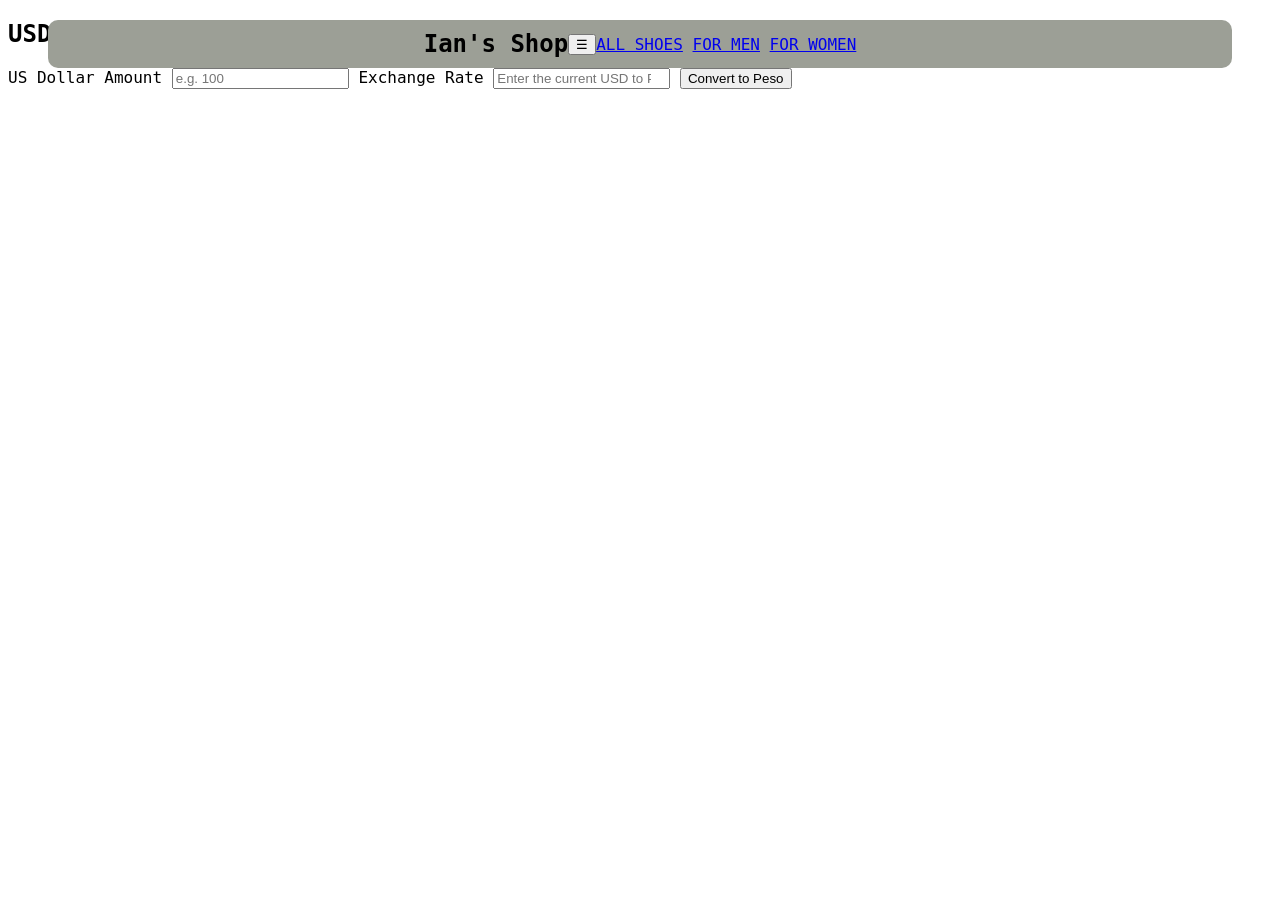
<file: Shoe_Store/dollar_converter.html>
<!DOCTYPE html>
<html lang="en">
<head>
    <meta charset="UTF-8">
    <meta name="viewport" content="width=device-width, initial-scale=1.0">
    <meta charset="UTF-8">
    <meta name="viewport" content="width=device-width, initial-scale=1.0">
    <link rel="preconnect" href="https://fonts.googleapis.com">
    <link rel="preconnect" href="https://fonts.gstatic.com" crossorigin>
    <link href="https://fonts.googleapis.com/css2?family=Imperial+Script&family=Sofia&display=swap" rel="stylesheet">
    <link href="https://fonts.googleapis.com/css2?family=Imperial+Script&family=Iosevka+Charon+Mono:ital,wght@0,300;0,400;0,500;0,700;1,300;1,400;1,500;1,700&family=Sofia&display=swap" rel="stylesheet">
    <title>DOLLAR TO PESO</title>
    <style>
        body {
            font-family: "Iosevka Charon Mono", monospace;
            /* max-width: 400px;
            margin: 50px auto;
            padding: 20px;
            border: 1px solid #ccc;
            border-radius: 8px; */
        }
        :root {
            /* Colors */
            --primary-color: #7b80a8;
            --secondary-color: #f3961c;
            --dark-color: #252525;
            --white-color: #fff;
            --light-gray-color: #f2f2f2;
            --labor-services-color: #273071;
            /* --background-image: url("Header_photo.webp"); */
            --black-color: #050505;
            --header-color: #878a81;
            --secondary-background: #9c9f96;
            --margin-bottom: 16px;
            --site-max-width: 100%;
            --spacing:4px;
        }
        * {
            box-sizing: border-box;
            /* font-family: Arial, Helvetica, sans-serif; */
        }
        header {
          position: absolute;
          top: calc(var(--spacing) * 5);
          left: calc(var(--spacing) * 12);
          right: calc(var(--spacing) * 12);
          height: calc(var(--spacing) * 12);
          padding: 0px 40px;
          background: var(--secondary-background);
          border-radius: 10px;
          justify-content: center;
          display: flex;
          align-items: center;
        }

    </style>
</head>
<body>
    <header>
      <div>
        <h2 class="project-title">Ian's Shop</h2>
      </div>
      <!-- BURGER BUTTON -->
      <button class="burger-button" id="burgerBtn">☰</button>

      <nav class="menu-box" id="menuBox">
        <a href="shopall.html">ALL SHOES</a>
        <a href="for_men.html">FOR MEN</a>
        <a href="for_women.html">FOR WOMEN</a>
      </nav>
    </header>
    
    <main class="converter">
        
    <h2>USD to PHP Converter</h2>

        <label for="usdAmount">US Dollar Amount</label>
        <input
            type="number"
            id="usdAmount"
            min="0"
            step="0.01"
            placeholder="e.g. 100"
        />

        <label for="exchangeRate">Exchange Rate</label>
        <input
            type="number"
            id="exchangeRate"
            min="0"
            step="0.01"
            placeholder="Enter the current USD to PHP rate"
        />

        <button type="button" id="convertBtn">Convert to Peso</button>

        <div id="conversionResult" aria-live="polite"></div>

    </main>
</body>
</html>
</file>
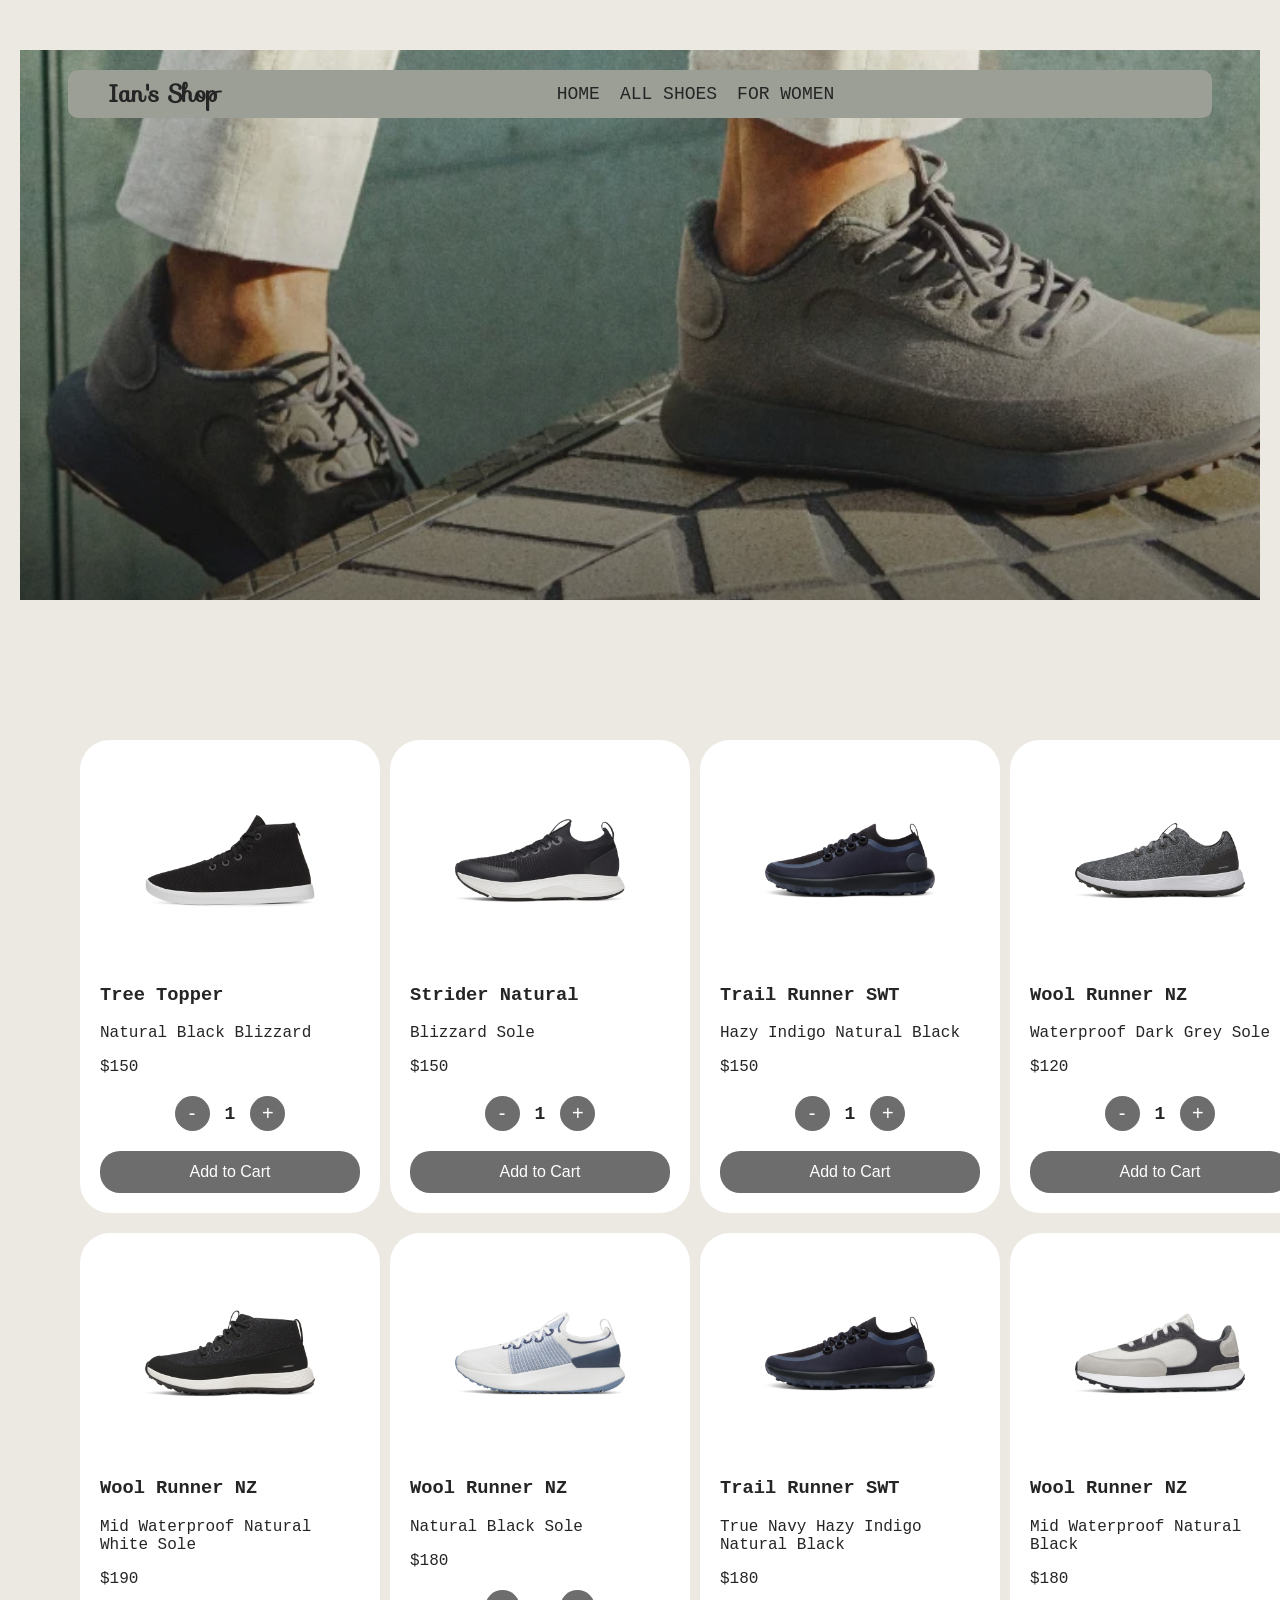
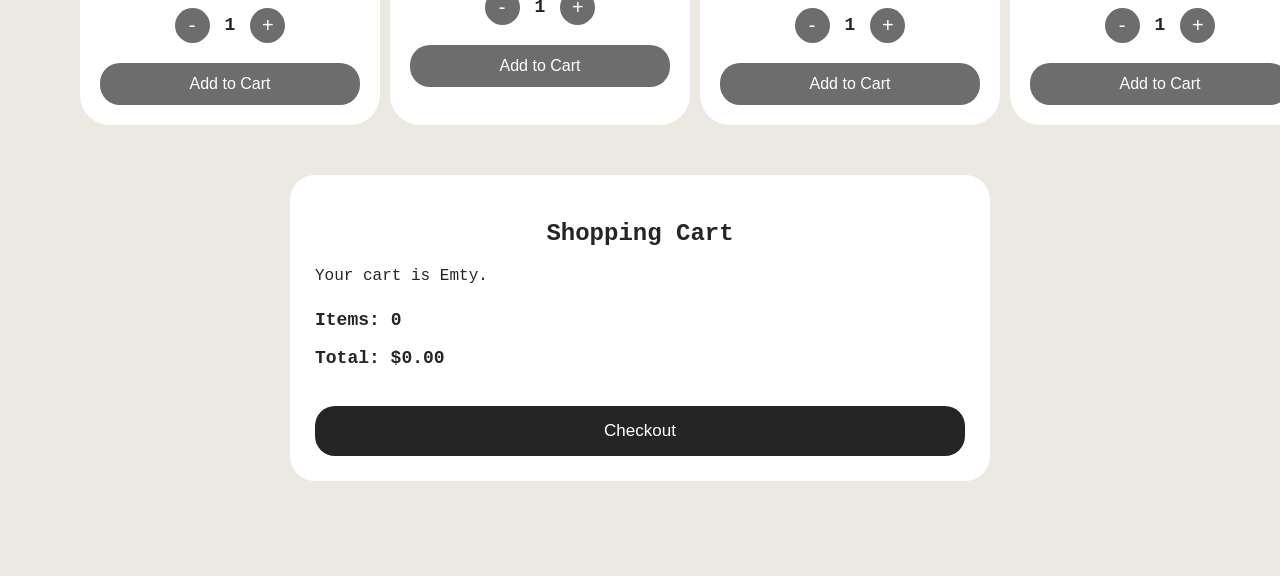
<file: Shoe_Store/for_men.html>
<!DOCTYPE html>
<html lang="en">
<head>
    <meta charset="UTF-8">
    <meta name="viewport" content="width=device-width, initial-scale=1.0">
    <link rel="preconnect" href="https://fonts.googleapis.com" />
    <link rel="preconnect" href="https://fonts.gstatic.com" crossorigin />
    <link
      href="https://fonts.googleapis.com/css2?family=Imperial+Script&family=Sofia&display=swap"
      rel="stylesheet"
    />
    <link
      href="https://fonts.googleapis.com/css2?family=Imperial+Script&family=Iosevka+Charon+Mono:ital,wght@0,300;0,400;0,500;0,700;1,300;1,400;1,500;1,700&family=Sofia&display=swap"
      rel="stylesheet"
    />
    <title>SHOES FOR MEN</title>
    <style>
    :root {
        /* Colors */
        --primary-color: #7b80a8;
        --secondary-color: #f3961c;
        --dark-color: #252525;
        --white-color: #fff;
        --light-gray-color: #f2f2f2;
        --labor-services-color: #273071;
        --background-image: url("Header_photo.webp");
        --black-color: #050505;
        --header-color: #878a81;
        --secondary-background: #9c9f96;
        --margin-bottom: 16px;
        --site-max-width: 100%;
        --spacing:4px;
    }

    * {
        box-sizing: border-box;
    }

    html, body {
        height: 1000px;
        margin: 0;
        scroll-behavior: smooth;
    }

    header {
        position: absolute;
        top: calc(var(--spacing) * 5);
        left: calc(var(--spacing) * 12);
        right: calc(var(--spacing) * 12);
        height: calc(var(--spacing) * 12);
        padding: 0px 40px;
        background: var(--secondary-background);
        border-radius: 10px;
        justify-content: center;
        display: flex;
        align-items: center;
       
    }

    body {
        background-color: #ece9e2;
        background-size: cover;
        background-position: center;
        background-repeat: no-repeat;
        text-align: center;
        margin: 0;
        padding: 50px 20px;
        font-family: "Iosevka Charon Mono", monospace;
        color: #252525;
        /* background-color: var(--white-color); */
    }

    .hero {
        position: relative;
        width: 100%;
        min-height: 470px;
        background-image:
            linear-gradient(
            to bottom,
            rgba(0, 0, 0, 0.05),
            rgba(0, 0, 0, 0.35)
            ),
            url("mens_sneakers/mens_sneakers_header.webp");
        background-size: cover;
        background-position: center;
        background-repeat: no-repeat;

        border-radius: 20px;
        overflow: hidden;
    }

    .project-title {
        margin: 0;
        font-family: "sofia", cursive;
    }
    .menu-box {
        display: flex;
        gap: 20px;
        font-family: sans-serif;
        font-size: large;
        margin: auto;
        align-items: center;
    }
    .menu-box a {
        text-decoration: none;
        color: #252525;
        font-family: "Iosevka Charon Mono", monospace;
        font-weight: 500;
    }
    .menu-box a:hover {
        color: white;
    }

    .header_back {
        background-image: url("Mens_dasher.webp");
    }

    .gallery {
        width: 100%;
        max-width: 1400px;
        display: grid;
        grid-template-columns: repeat(4, 1fr);
        row-gap: 20px;
        column-gap: 10px;
        margin: 0 auto;
        padding: 20px;
        cursor: pointer;

            /* background-color: white;
            border-radius: 10%; */
    }
    .gallery img:hover {
        transform: scale(1.5);
    }

    .hero_container {
        padding: 120px 40px 60px;
        min-height: 100vh;
        
    }

    .shoe_box {
        width: 300px;
        padding: 20px;
        background-color: white;
        border-radius: 30px;
        align-items: flex-start;
        text-align: left;
        transition: transform 0.3s ease,
                    box-shadow 0.3s ease;

        font-family: "Iosevka Charon Mono", monospace;
    }

    .shoe_box:hover {
        transform: translateY(-8px);
        box-shadow: 0 12px 30px rgba(0, 0, 0, 0.12);
    }

    .shoe_box img {
        width: 100%;
        height: 200px;
        object-fit: contain;
    }

    .popup {
        display: none;
        position: fixed;
        top: 0;
        left: 0;
        width: 100%;
        height: 100%;
        background: rgba(0, 0, 0, 0.8);
        justify-content: center;
        align-items: center;
        flex-direction: column;
    }

    .popup img {
            width: 80%;
            max-width: 600px;
            border-radius: 10px;
        }
        .caption {
            color: white;
            margin-top: 10px;
            font-size: 18px;
            /* background: rgba(238, 235, 235, 0.5); */
            padding: 5px 10px;
            border-radius: 5px;
            font-family: "Iosevka Charon Mono", monospace;
            white-space: pre-line;
        }
        .close-btn {
            position: absolute;
            top: 290px;
            right: 530px;
            font-size: 30px;
            color: white;
            cursor: pointer;
        }

        /* Quantity Controls */
        .controls {
            display: flex;
            justify-content: center;
            align-items: center;
            gap: 15px;
            margin: 20px 0;
        }

        .controls button {
            width: 35px;
            height: 35px;
            border: none;
            border-radius: 50%;
            background-color: #6e6d6d;
            color: white;
            font-size: 20px;
            cursor: pointer;
        }

        .quantity {
            font-size: 18px;
            font-weight: bold;
        }
   
    /* Add to cart */

        .addToCartBtn {
            width: 100%;
            padding: 12px 20px;
            border: none;
            border-radius: 20px;
            background-color: #6e6d6d;
            color: white;
            font-size: 16px;
            cursor: pointer;
        }

        .addToCartBtn:hover {
            background-color: #4c5a7c;
            color: #050505;
        }

        /* Shopping Cart */

        .cart {
            width: 90%;
            max-width: 800px;
            margin: 40px auto;
            padding: 30px;
            background-color: white;
            border-radius: 25px;
            text-align: left;
        }

        .cart h2 {
            text-align: center;
        }

        .cart-item {
            display: flex;
            justify-content: space-between;
            padding: 15px 0;
            border-bottom: 1px solid #ddd;
        }

        .cart-summary {
            margin-top: 25px;
            font-size: 18px;
            font-weight: bold;
        }

        #checkoutBtn {
            width: 100%;
            padding: 15px;
            margin-top: 20px;
            border: none;
            border-radius: 20px;
            background-color: #252525;
            color: white;
            font-size: 17px;
            cursor: pointer;
        }

        /* TOAST MESSAGE */
        #toast {
            visibility: hidden;
            min-width: 250px;
            background-color: #333;
            color: #fff;
            text-align: center;
            border-radius: 8px;
            padding: 16px;
            position: fixed;
            z-index: 9999;
            bottom: 30px;
            right: 30px;
            font-size: 14px;
            transition: opacity 0.5s ease, visbility 0.5s;
        }
        #toast.show {
            visibility: visible;
            opacity: 1;
        }
        .burger-button {
            display: none;
            background: none;
            border: none;
            font-size: 30px;
            cursor: pointer;
            color: #252525;
        }

      
        @media screen and (max-width: 900px) {
        header {
            position: relative;
            top: 0;
            left: 0;
            right: 0;
            width: 100%;
            height: auto;
            padding: 15px 20px;
            display: flex;
            justify-content: space-between;
            align-items: center;
            background-color: #9c9f96;
            border-radius: 0;
            z-index: 1000;
        }

        .project-title {
            margin: 0;
            font-size: 26px;
        }

        /* HERO SECTION */

        .hero {
            min-height: 550px;
            background-image:
            linear-gradient(
                to bottom,
                rgba(0, 0, 0, 0.05),
                rgba(0, 0, 0, 0.45)
            ),
            url("mens_sneakers/mens_sneakers_mobile_header.webp");
            background-size: cover;
            background-position: center;
            background-repeat: no-repeat;
            border-radius: 0;
        }

        /* BURGER BUTTON */

        .burger-button {
            display: block;
            padding: 5px;
            background: none;
            border: none;
            color: #252525;
            font-size: 30px;
            cursor: pointer;
        }

        /* DROPDOWN MENU */

        .menu-box {
            display: none;
            position: absolute;
            top: 100%;
            left: 0;
            right: 0;
            width: 100%;
            margin: 0;
            padding: 10px 0;
            background-color: #9c9f96;
            flex-direction: column;
            gap: 0;
            z-index: 1000;
        }

        .menu-box.active {
            display: flex;
        }

        .menu-box a {
            width: 100%;
            padding: 15px 20px;
            color: #252525;
            font-size: 16px;
            text-align: center;
            text-decoration: none;
        }

        .menu-box a:hover {
            color: white;
            background-color: #7b80a8;
        }

        /* PRODUCT AREA */

        .hero_container {
            padding: 30px 15px;
            background-size: cover;
            background-position: center;
            background-repeat: no-repeat;
        }

        .gallery {
            width: 100%;
            padding: 10px;
            display: grid;
            grid-template-columns: repeat(2, minmax(0, 1fr));
            gap: 20px;
        }

        .shoe_box {
            width: 100%;
            max-width: 350px;
            margin: 0 auto;
        }

        .shoe_box img {
            display: block;
            width: 100%;
            height: 220px;
            object-fit: contain;
        }

        /* CART */

        .cart {
            width: calc(100% - 30px);
            margin: 25px auto;
            padding: 20px 15px;
            border-radius: 18px;
        }

        .cart h2 {
            margin-top: 0;
            font-size: 22px;
        }

        .cart-item {
            display: flex;
            justify-content: space-between;
            align-items: center;
            flex-wrap: wrap;
            gap: 8px;
            padding: 15px 0;
            font-size: 14px;
        }

        .cart-summary {
            margin-top: 20px;
            font-size: 16px;
        }

        #checkoutBtn {
            width: 100%;
            padding: 14px;
            font-size: 16px;
        }
        }
        .cart {
            width: 92%;
            max-width: 700px;
            padding: 25px;
            margin: 30px auto;
        }
        .hero {
                min-height: 550px;
                border-radius: 0;
                background-image:
                linear-gradient(
                    to bottom,
                    rgba(0, 0, 0, 0.05),
                    rgba(0, 0, 0, 0.45)
                ),
                url("mens_sneakers/mens_sneakers_mobile_header.webp");
                background-position: center;
            }


        @media screen and (max-width: 600px) {
            header {
                position: relative;
                top: 0;
                left: 0;
                right: 0;
                width: 100%;
                height: auto;
                padding: 15px 20px;
                display: flex;
                justify-content: space-between;
                align-items: center;
                border-radius: 0;
            }

            .hero {
                min-height: 550px;
                border-radius: 0;
                background-image:
                linear-gradient(
                    to bottom,
                    rgba(0, 0, 0, 0.05),
                    rgba(0, 0, 0, 0.45)
                ),
                url("mens_sneakers/mens_sneakers_mobile_header.webp");
                background-position: center;
            }

            /* SHOW BURGER BUTTON */

            .burger-button {
                display: block;
            }

            /* HIDE MENU */

            .menu-box {
                display: none;
                position: absolute;
                top: 10px;
                left: 10px;
                right: 10px;
                width: 100%;
                background-color: #9c9f96;
                flex-direction: column;
                gap: 0;
                padding: 10px 18px;
                margin: 0;
                z-index: 1000;
            }

            /* SHOW MENU AFTER CLICK */
            .menu-box.active {
                display: flex;
            }

            /* MENU LINKS */

            .menu-box a {
                width: 100%;
                padding: 15px 20px;
                text-align: center;
                font-size: 16px;
            }
            .menu-box a:hover {
                background-color: #7b80a8;
                color: white;
            }
             .cart {
                width: calc(100% - 30px);
                margin: 25px auto;
                padding: 20px 15px;
                border-radius: 18px;
            }

            .cart h2 {
                font-size: 22px;
                margin-top: 0;
            }


            .cart-item {
                display: flex;
                justify-content: space-between;
                align-items: center;
                flex-wrap: wrap;
                gap: 8px;
                padding: 15px 0;
                font-size: 14px;
            }

            .cart-summary {
                margin-top: 20px;
                font-size: 16px;
            }

            #checkoutBtn {
                width: 100%;
                padding: 14px;
                font-size: 16px;
            }
            
            /* PRODUCT AREA */
            .hero_container {
                padding: 30px 15px;
            }

            .gallery {
                width: 100%;
                grid-template-columns: 1fr;
                gap: 20px;
                padding: 10px;
            }

            .shoe_box {
                width: 100%;
                max-width: 350px;
                margin: 0 auto;
            }

            .shoe_box img {
                width: 100%;
                height: 220px;
                object-fit: contain;
            }

            .cart {
                width: 95%;
                padding: 20px;
            }
        }
       

    </style>
</head>
<body>
    <main>
    <section class="hero">
    <header>
        
        <div>
            <h2 class="project-title">Ian's Shop</h2>
        </div>

        <!-- BURGER BUTTON -->
    <button class="burger-button" id="burgerBtn">☰</button>

        <nav class="menu-box" id="menuBox">
            <a href="index.html">HOME</a>
            <a href="shopall.html">ALL SHOES</a>
            <a href="for_women.html">FOR WOMEN</a>
        </nav>
    </header>

    </section>
   </main>
    <div class="hero_container">
        <div class="gallery">
            <div class="shoe_box" data-name="Tree Topper Natural Black Blizzard" data-price="150">
            <img src="mens_dasher/A11179_24Q4_Tree-Topper-Natural-Black-Blizzard_PDP_LEFT.webp" data-caption = "Finally, a classic high top that doesn’t feel clunky. \nPerfect for warmer days, our lightweight, flexible tree fiber blend conforms to your movements for next-level comfort.&nbsp;">
            <h3>Tree Topper</h3>
            <p>Natural Black Blizzard</p>
            <p>$150</p>

            <div class="controls">
                <button class="decreaseBtn">-</button>
                <span class="quantity">1</span>
                <button class="increaseBtn">+</button>
            </div>

            <button class="addToCartBtn">
                Add to Cart
            </button>
        </div>
        <div class="shoe_box" data-name="Strider Natural Blizzard Sole" data-price="150">
            <img src="mens_dasher/A11746_25Q3_Strider-Natural-Black-Blizzard-Sole_PDP_LEFT__1.webp" data-caption = "Made to match the pace of life in motion, the Strider offers comfort and versatility with style to spare. \nSpringy, stretchy, and supportive, it’s your AM to PM pick for all-day, every day wearability.">
            <h3>Strider Natural</h3>
            <p>Blizzard Sole</p>
            <p>$150</p>

            <div class="controls">
                <button class="decreaseBtn">-</button>
                <span class="quantity">1</span>
                <button class="increaseBtn">+</button>
            </div>

            <button class="addToCartBtn">
                Add to Cart
            </button>
        </div>

        <div class="shoe_box" data-name="Trail Runner SWT Hazy Indigo Natural Black " data-price="150">
            <img src="mens_dasher/A10723_24Q1_Trail-Runner-SWT-True-Navy-Hazy-Indigo-Natural-Black_PDP_LEFT__1.webp" data-caption = "The Trail Runner is sustainably-engineered and intentionally designed for durability, comfort, and performance no matter where the day leads. \nA single-piece knit upper and pull tab make it easy to slip on and tackle any terrain with ease.">
            <h3>Trail Runner SWT</h3>
            <p> Hazy Indigo Natural Black</p>
            <p>$150</p>

            <div class="controls">
                <button class="decreaseBtn">-</button>
                <span class="quantity">1</span>
                <button class="increaseBtn">+</button>
            </div>

            <button class="addToCartBtn">
                Add to Cart
            </button>
        </div>

        <div class="shoe_box" data-name="Wool Runner NZ Waterproof Dark Grey Sole" data-price="120">
            <img src="mens_dasher/A12007_25Q3_Wool-Runner-NZ-Waterproof-Dark-Grey-Light-Grey-Sole_PDP_LEFT.webp" data-caption = "Boot-like protection, sneaker-like performance. \nWeather any storm with our fully waterproof Wool Runner NZ built to keep water out and warmth in. \nRainy days just got a lot brighter.">
            <h3>Wool Runner NZ</h3>
            <p>Waterproof Dark Grey Sole</p>
            <p>$120</p>

            <div class="controls">
                <button class="decreaseBtn">-</button>
                <span class="quantity">1</span>
                <button class="increaseBtn">+</button>
            </div>

            <button class="addToCartBtn">
                Add to Cart
            </button>
        </div>

        <div class="shoe_box" data-name="Wool Runner NZ Mid Waterproof Natural White Sole" data-price="190">
            <img src="mens_dasher/A12023_25Q3_Wool-Runner-NZ-Mid-Waterproof-Natural-Black-Natural-White-Sole_PDP_LEFT.webp" data-caption = "Downpours happen. Be prepared with fully waterproof kicks boasting next-level protection. \nThis stylish sneaker adds a mid-top silhouette and weather-ready features to the cozy comfort of the Wool Runner NZ.">
            <h3>Wool Runner NZ</h3>
            <p>Mid Waterproof Natural White Sole</p>
            <p>$190</p>

            <div class="controls">
                <button class="decreaseBtn">-</button>
                <span class="quantity">1</span>
                <button class="increaseBtn">+</button>
            </div>

            <button class="addToCartBtn">
                Add to Cart
            </button>
        </div>

        <div class="shoe_box" data-name="Wool Runner NZ Natural Black Sole" data-price="180">
            <img src="mens_dasher/A11475_25Q1_Tree_Glider_Blizzard_Hanami_Blue_Blizzard_PDP_LEFT-2000x2000.webp" data-caption = "Our responsibly-sourced Merino wool is lined with a breathable waterproof membrane that keeps feet warm and dry in any conditions, \nwhile a brand new dual-density insole—the Allbirds Featherbed—uses cushioned memory foam to deliver uncompromising comfort.">
            <h3>Wool Runner NZ</h3>
            <p>Natural Black Sole</p>
            <p>$180</p>

            <div class="controls">
                <button class="decreaseBtn">-</button>
                <span class="quantity">1</span>
                <button class="increaseBtn">+</button>
            </div>

            <button class="addToCartBtn">
                Add to Cart
            </button>
        </div>

        <div class="shoe_box" data-name="Trail Runner SWT True Navy Hazy Indigo Natural Black" data-price="180">
            <img src="mens_dasher/A10723_24Q1_Trail-Runner-SWT-True-Navy-Hazy-Indigo-Natural-Black_PDP_LEFT__1.webp" data-caption = "Our responsibly-sourced Merino wool is lined with a breathable waterproof membrane that keeps feet warm and dry in any conditions, \nwhile a brand new dual-density insole—the Allbirds Featherbed—uses cushioned memory foam to deliver uncompromising comfort.">
            <h3>Trail Runner SWT</h3>
            <p>True Navy Hazy Indigo Natural Black</p>
            <p>$180</p>

            <div class="controls">
                <button class="decreaseBtn">-</button>
                <span class="quantity">1</span>
                <button class="increaseBtn">+</button>
            </div>

            <button class="addToCartBtn">
                Add to Cart
            </button>
        </div>

        <div class="shoe_box" data-name="Wool Runner NZ Mid Waterproof Natural Black" data-price="180">
            <img src="mens_dasher/A12270_26Q1_Mens-Varsity-Parchment-Blizzard-Sole_PDP_LEFT.webp" data-caption = "Our responsibly-sourced Merino wool is lined with a breathable waterproof membrane that keeps feet warm and dry in any conditions, \nwhile a brand new dual-density insole—the Allbirds Featherbed—uses cushioned memory foam to deliver uncompromising comfort.">
            <h3>Wool Runner NZ</h3>
            <p>Mid Waterproof Natural Black</p>
            <p>$180</p>

            <div class="controls">
                <button class="decreaseBtn">-</button>
                <span class="quantity">1</span>
                <button class="increaseBtn">+</button>
            </div>

            <button class="addToCartBtn">
                Add to Cart
            </button>
        </div>
        
    </div>

    <section class="cart">
        <h2>Shopping Cart</h2>
        <div id="cartItems">
            <p>Your cart is Emty.</p>
        </div>

        <div class="cart-summary">
            <p>
                Items:
                <span id="cartQuantity">0</span>
            </p>

            <p>
                Total:
                $<span id="cartTotal">0.00</span>
            </p>

            <div>
                <button id="checkoutBtn">
                    Checkout
                </button>
            </div>
        </div>
    </section>  
    <div class="popup" id="popup">
        <span class="close-btn" id="close-btn">&times;</span>
        <img id="popup-img">
        <p class="caption" id="popup-caption"></p>
        
    </div>

    <div id="toast">This is a toast message</div>

    <script>

            const popup = document.getElementById('popup');
            const popupCaption = document.getElementById('popup-caption');
            const popImg = document.getElementById('popup-img');
            const closeBtn = document.getElementById('close-btn');

            document.querySelectorAll(".gallery img").forEach(img => {
                img.addEventListener("click", () => {
                    popImg.src = img.src;
                    popupCaption.textContent = img.dataset.caption.replace(/\\n/g, "\n");
                    popup.style.display = "flex";
                });

                closeBtn.addEventListener('click', function() {
                    popup.style.display = "none";
                });
            });

            //SHOPPING CART
            const cart =[];
            const shoeBoxes = document.querySelectorAll(".shoe_box");
            const cartItems = document.getElementById("cartItems");
            const cartQuantity = document.getElementById("cartQuantity");
            const cartTotal = document.getElementById("cartTotal");
            const checkoutBtn = document.getElementById('checkoutBtn');
            

            function showToast(message) {
                    const toast = document.getElementById('toast');
                    toast.textContent = message;
                    toast.classList.add("show");

                    setTimeout(() => {
                        toast.classList.remove("show");
                    }, 3000);
                }

            //PRODUCT CARDS

            shoeBoxes.forEach(function(shoeBox) {
                const decreaseBtn = shoeBox.querySelector(".decreaseBtn");
                const increaseBtn = shoeBox.querySelector(".increaseBtn");
                const quantityDisplay = shoeBox.querySelector(".quantity");
                const addToCartBtn = shoeBox.querySelector(".addToCartBtn");

                let quantity = 1;

                //Increase quantity

                increaseBtn.addEventListener("click", function() {
                    quantity++;
                    quantityDisplay.textContent = quantity;
                });

                //Decrease quantity

                decreaseBtn.addEventListener("click", function() {
                    if (quantity > 1) {
                        quantity--;
                        quantityDisplay.textContent = quantity;
                    }
                });

                //Add to Cart

                addToCartBtn.addEventListener('click', function() {
                    const name = shoeBox.dataset.name;
                    const price = Number(shoeBox.dataset.price);
                    const image = shoeBox.querySelector("img").getAttribute("src");
                    addToCart(name, price, quantity, image);   
                    showToast('Item added to cart!');    
                });
              
        });    

                

                //Add to Cart Function

                function addToCart(name, price, quantity, image) {
                    const existingItem = cart.find(function(item) {
                        return item.name === name;
                    });

                    //Product already exists

                    if (existingItem) {
                        existingItem.quantity = quantity;
                        alert("Item already added to cart");
                        
                    }
                    //new product
                    else {
                        const product = {
                            name: name, 
                            price: price, 
                            quantity: quantity,
                            image: image
                        };
                        cart.push(product);
                    }
                    console.log(cart);
                    updateCart();
                }

                //UPDATE CART

                function updateCart() {
                    cartItems.innerHTML = "";

                    let totalQuantity = 0;
                    let totalPrice = 0;

                    cart.forEach(function(item) {
                        const itemTotal = item.price * item.quantity;
                        totalQuantity += item.quantity;
                        totalPrice += itemTotal;

                        const cartItem = document.createElement("div");

                        cartItem.classList.add("cart-item");

                        cartItem.innerHTML = `
                            <span>
                                ${item.name} x ${item.quantity}
                            </span>
                                
                            <span>
                                $${itemTotal.toFixed(2)}
                            </span> `;

                        cartItems.appendChild(cartItem);
                    });

                    cartQuantity.textContent = totalQuantity;
                    cartTotal.textContent = totalPrice.toFixed(2);

                    //Show empty message

                    if ( cart.length === 0) {
                        cartItems.innerHTML = "<p>Your cart is empty.</p>";
                    }
                }
                //CHECKOUT

                checkoutBtn.addEventListener("click", function() {
                    if (cart.length === 0){
                        showToast("Your cart is empty!");
                        return;
                    }

                    //Save all products
                    localStorage.setItem("shoppingCart", JSON.stringify(cart));

                    let totalQuantity = 0;
                    let totalPrice = 0;

                    cart.forEach(function(item) {
                        totalQuantity += item.quantity;
                        totalPrice += item.price * item.quantity;
                    });
                    // 
                    window.location.href = "checkout2.html";
                })
                
                
            const burgerBtn = document.getElementById('burgerBtn');
            const menuBox = document.getElementById('menuBox');

            burgerBtn.addEventListener('click', function() {
                menuBox.classList.toggle('active');
            })
    </script>
    
    
</body>
</html>
</file>
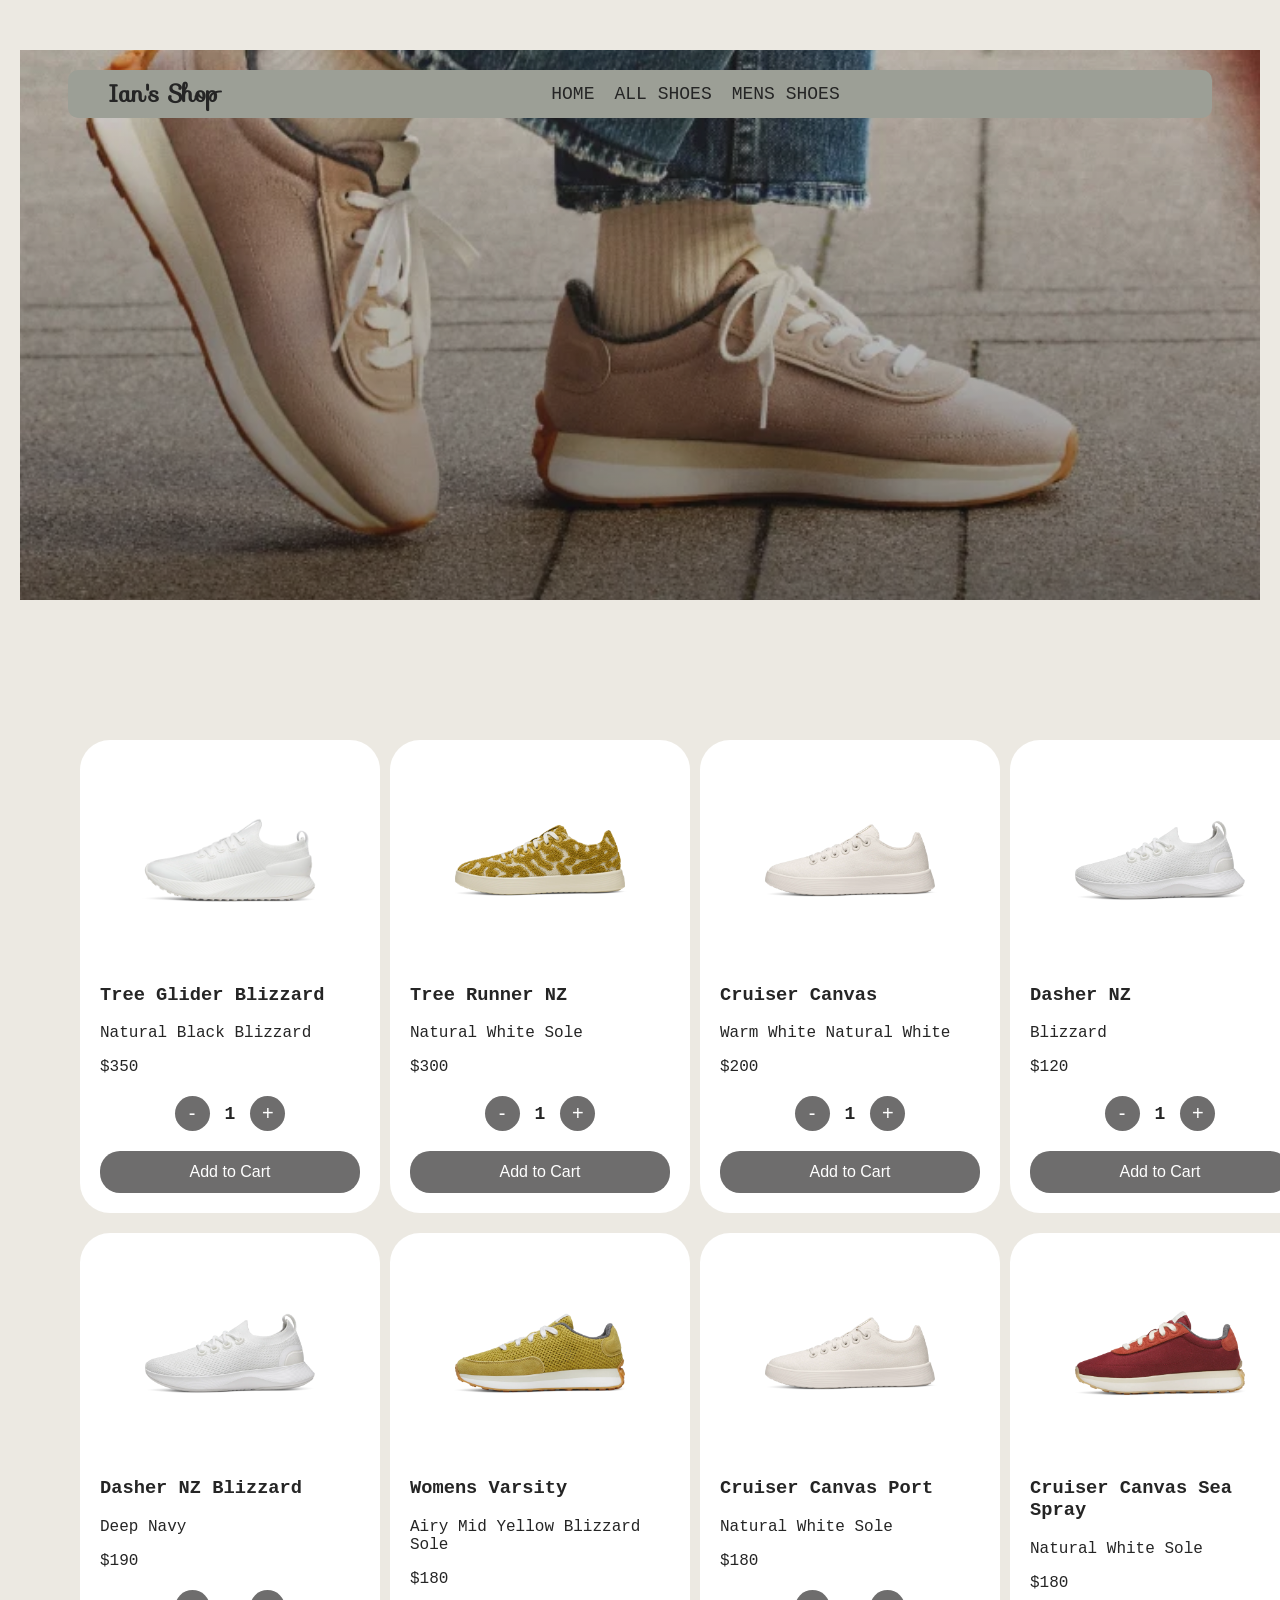
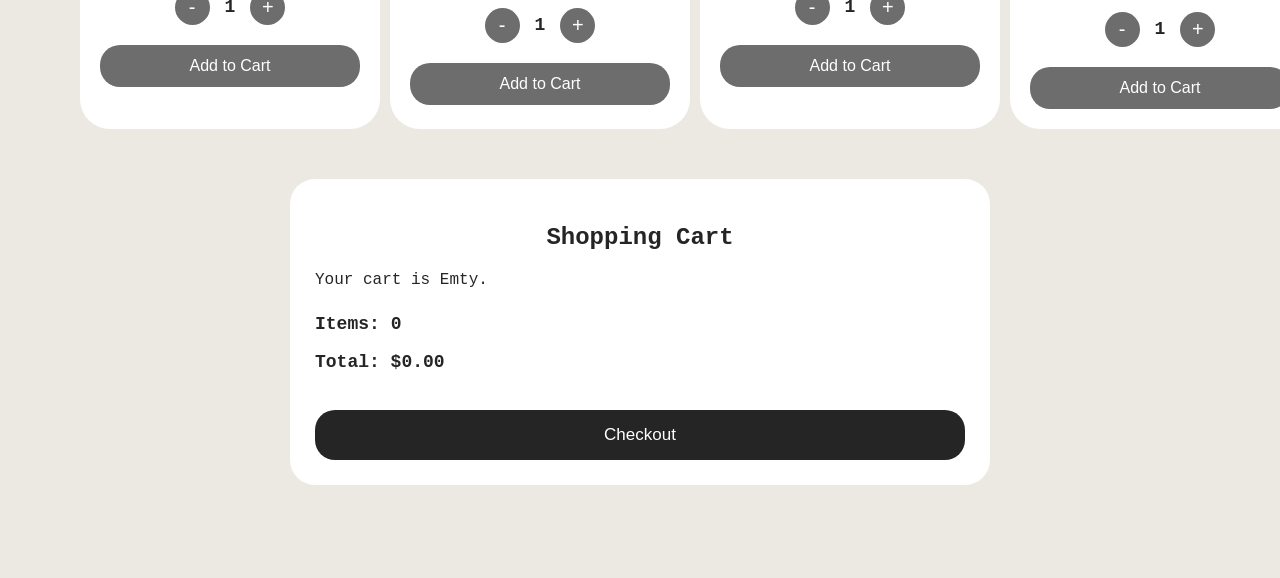
<file: Shoe_Store/for_women.html>
<!DOCTYPE html>
<html lang="en">
<head>
    <meta charset="UTF-8">
    <meta name="viewport" content="width=device-width, initial-scale=1.0">
    <link rel="preconnect" href="https://fonts.googleapis.com" />
    <link rel="preconnect" href="https://fonts.gstatic.com" crossorigin />
    <link
      href="https://fonts.googleapis.com/css2?family=Imperial+Script&family=Sofia&display=swap"
      rel="stylesheet"
    />
    <link
      href="https://fonts.googleapis.com/css2?family=Imperial+Script&family=Iosevka+Charon+Mono:ital,wght@0,300;0,400;0,500;0,700;1,300;1,400;1,500;1,700&family=Sofia&display=swap"
      rel="stylesheet"
    />
    <title>SHOES FOR WOMEN</title>
    <style>
    :root {
        /* Colors */
        --primary-color: #7b80a8;
        --secondary-color: #f3961c;
        --dark-color: #252525;
        --white-color: #fff;
        --light-gray-color: #f2f2f2;
        --labor-services-color: #273071;
        --background-image: url("Header_photo.webp");
        --black-color: #050505;
        --header-color: #878a81;
        --secondary-background: #9c9f96;
        --margin-bottom: 16px;
        --site-max-width: 100%;
        --spacing:4px;
    }

    * {
        box-sizing: border-box;
    }

    html, body {
        height: 1000px;
        margin: 0;
        scroll-behavior: smooth;
    }

    header {
        position: absolute;
        top: calc(var(--spacing) * 5);
        left: calc(var(--spacing) * 12);
        right: calc(var(--spacing) * 12);
        height: calc(var(--spacing) * 12);
        padding: 0px 40px;
        background: var(--secondary-background);
        border-radius: 10px;
        justify-content: center;
        display: flex;
        align-items: center;
       
    }

    body {
        background-color: #ece9e2;
        background-size: cover;
        background-position: center;
        background-repeat: no-repeat;
        text-align: center;
        margin: 0;
        padding: 50px 20px;
        font-family: "Iosevka Charon Mono", monospace;
        color: #252525;
        /* background-color: var(--white-color); */
    }

    .hero {
        position: relative;
        width: 100%;
        min-height: 470px;
        background-image:
            linear-gradient(
            to bottom,
            rgba(0, 0, 0, 0.05),
            rgba(0, 0, 0, 0.35)
            ),
            url("womens_shoes/womens_desktop.webp");
        background-size: cover;
        background-position: center;
        background-repeat: no-repeat;
        border-radius: 20px;
        overflow: hidden;
    }

    .project-title {
        margin: 0;
        font-family: "sofia", cursive;
    }
    .menu-box {
        display: flex;
        gap: 20px;
        font-family: sans-serif;
        font-size: large;
        margin: auto;
        align-items: center;
    }
    .menu-box a {
        text-decoration: none;
        color: #252525;
        font-family: "Iosevka Charon Mono", monospace;
        font-weight: 500;
    }
    .menu-box a:hover {
        color: white;
    }

        .gallery {
        width: 100%;
        max-width: 1400px;
        display: grid;
        grid-template-columns: repeat(4, 1fr);
        row-gap: 20px;
        column-gap: 10px;
        margin: 0 auto;
        padding: 20px;
        cursor: pointer;

            /* background-color: white;
            border-radius: 10%; */
    }
    .gallery img:hover {
        transform: scale(1.5);
    }

    .hero_container {
        padding: 120px 40px 60px;
        min-height: 100vh;
        
    }

    .shoe_box {
        width: 300px;
        padding: 20px;
        background-color: white;
        border-radius: 30px;
        align-items: flex-start;
        text-align: left;
        transition: transform 0.3s ease,
                    box-shadow 0.3s ease;
        font-family: "Iosevka Charon Mono", monospace;
    }

    .shoe_box:hover {
        transform: translateY(-8px);
        box-shadow: 0 12px 30px rgba(0, 0, 0, 0.12);
    }

    .shoe_box img {
        width: 100%;
        height: 200px;
        object-fit: contain;
    }

    .popup {
        display: none;
        position: fixed;
        top: 0;
        left: 0;
        width: 100%;
        height: 100%;
        background: rgba(0, 0, 0, 0.8);
        justify-content: center;
        align-items: center;
        flex-direction: column;
    }

    .popup img {
            width: 80%;
            max-width: 600px;
            border-radius: 10px;
        }
        .caption {
            color: white;
            margin-top: 10px;
            font-size: 18px;
            /* background: rgba(238, 235, 235, 0.5); */
            padding: 5px 10px;
            border-radius: 5px;
            font-family: "Iosevka Charon Mono", monospace;
            white-space: pre-line;
        }
        .close-btn {
            position: absolute;
            top: 290px;
            right: 530px;
            font-size: 30px;
            color: white;
            cursor: pointer;
        }

        /* Quantity Controls */
        .controls {
            display: flex;
            justify-content: center;
            align-items: center;
            gap: 15px;
            margin: 20px 0;
        }

        .controls button {
            width: 35px;
            height: 35px;
            border: none;
            border-radius: 50%;
            background-color: #6e6d6d;
            color: white;
            font-size: 20px;
            cursor: pointer;
        }

        .quantity {
            font-size: 18px;
            font-weight: bold;
        }
   
    /* Add to cart */

        .addToCartBtn {
            width: 100%;
            padding: 12px 20px;
            border: none;
            border-radius: 20px;
            background-color: #6e6d6d;
            color: white;
            font-size: 16px;
            cursor: pointer;
        }

        .addToCartBtn:hover {
            background-color: #4c5a7c;
            color: #050505;
        }

        /* Shopping Cart */

        .cart {
            width: 90%;
            max-width: 800px;
            margin: 40px auto;
            padding: 30px;
            background-color: white;
            border-radius: 25px;
            text-align: left;
        }

        .cart h2 {
            text-align: center;
        }

        .cart-item {
            display: flex;
            justify-content: space-between;
            padding: 15px 0;
            border-bottom: 1px solid #ddd;
        }

        .cart-summary {
            margin-top: 25px;
            font-size: 18px;
            font-weight: bold;
        }

        #checkoutBtn {
            width: 100%;
            padding: 15px;
            margin-top: 20px;
            border: none;
            border-radius: 20px;
            background-color: #252525;
            color: white;
            font-size: 17px;
            cursor: pointer;
        }

        /* TOAST MESSAGE */
        #toast {
            visibility: hidden;
            min-width: 250px;
            background-color: #333;
            color: #fff;
            text-align: center;
            border-radius: 8px;
            padding: 16px;
            position: fixed;
            z-index: 9999;
            bottom: 30px;
            right: 30px;
            font-size: 14px;
            transition: opacity 0.5s ease, visbility 0.5s;
        }
        #toast.show {
            visibility: visible;
            opacity: 1;
        }
        .burger-button {
            display: none;
            background: none;
            border: none;
            font-size: 30px;
            cursor: pointer;
            color: #252525;
        }

       

    @media screen and (max-width: 900px) {
    
        header {
                position: relative;
                top: 0;
                left: 0;
                right: 0;
                width: 100%;
                height: auto;
                padding: 15px 20px;
                display: flex;
                justify-content: space-between;
                align-items: center;
                background-color: #9c9f96;
                border-radius: 0;
                z-index: 1000;
            }

            .project-title {
                margin: 0;
                font-size: 26px;
            }

            /* HERO SECTION */

            .hero {
                min-height: 550px;
                background-image:
                linear-gradient(
                    to bottom,
                    rgba(0, 0, 0, 0.05),
                    rgba(0, 0, 0, 0.45)
                ),
                url("womens_shoes/womens_mobile.webp");
                background-size: cover;
                background-position: center;
                background-repeat: no-repeat;
                border-radius: 0;
            }

            /* BURGER BUTTON */

            .burger-button {
                display: block;
                padding: 5px;
                background: none;
                border: none;
                color: #252525;
                font-size: 30px;
                cursor: pointer;
            }

            /* DROPDOWN MENU */

            .menu-box {
                display: none;
                position: absolute;
                top: 100%;
                left: 0;
                right: 0;
                width: 100%;
                margin: 0;
                padding: 10px 0;
                background-color: #9c9f96;
                flex-direction: column;
                gap: 0;
                z-index: 1000;
            }

            .menu-box.active {
                display: flex;
            }

            .menu-box a {
                width: 100%;
                padding: 15px 20px;
                color: #252525;
                font-size: 16px;
                text-align: center;
                text-decoration: none;
            }

            .menu-box a:hover {
                color: white;
                background-color: #7b80a8;
            }

            /* PRODUCT AREA */

            .hero_container {
                padding: 30px 15px;
                background-size: cover;
                background-position: center;
                background-repeat: no-repeat;
            }

            .gallery {
                width: 100%;
                padding: 10px;
                display: grid;
                grid-template-columns: repeat(2, minmax(0, 1fr));
                gap: 20px;
            }

            .shoe_box {
                width: 100%;
                max-width: 350px;
                margin: 0 auto;
            }

            .shoe_box img {
                display: block;
                width: 100%;
                height: 220px;
                object-fit: contain;
            }

            /* CART */

            .cart {
                width: calc(100% - 30px);
                margin: 25px auto;
                padding: 20px 15px;
                border-radius: 18px;
            }

            .cart h2 {
                margin-top: 0;
                font-size: 22px;
            }

            .cart-item {
                display: flex;
                justify-content: space-between;
                align-items: center;
                flex-wrap: wrap;
                gap: 8px;
                padding: 15px 0;
                font-size: 14px;
            }

            .cart-summary {
                margin-top: 20px;
                font-size: 16px;
            }

            #checkoutBtn {
                width: 100%;
                padding: 14px;
                font-size: 16px;
            }
            }
            .cart {
                width: 92%;
                max-width: 700px;
                padding: 25px;
                margin: 30px auto;
            }
            .hero {
                    min-height: 550px;
                    border-radius: 0;
                    background-image:
                    linear-gradient(
                        to bottom,
                        rgba(0, 0, 0, 0.05),
                        rgba(0, 0, 0, 0.45)
                    ),
                    url("mens_sneakers/mens_sneakers_mobile_header.webp");
                    background-position: center;
                }
            
                .cart {
                width: 92%;
                max-width: 700px;
                padding: 25px;
                margin: 30px auto;
            }
            .hero {
                min-height: 550px;
                border-radius: 0;
                background-image:
                linear-gradient(
                    to bottom,
                    rgba(0, 0, 0, 0.05),
                    rgba(0, 0, 0, 0.45)
                ),
                url("womens_shoes/womens_mobile.webp");
                background-position: center;
            }


        @media screen and (max-width: 600px) {
            header {
                position: relative;
                top: 0;
                left: 0;
                right: 0;
                width: 100%;
                height: auto;
                padding: 15px 20px;
                display: flex;
                justify-content: space-between;
                align-items: center;
                border-radius: 0;
            }

            .hero {
                min-height: 550px;
                border-radius: 0;
                background-image:
                linear-gradient(
                    to bottom,
                    rgba(0, 0, 0, 0.05),
                    rgba(0, 0, 0, 0.45)
                ),
                url("womens_shoes/womens_mobile.webp");
                background-position: center;
            }

            /* SHOW BURGER BUTTON */

            .burger-button {
                display: block;
            }

            /* HIDE MENU */

            .menu-box {
                display: none;
                position: absolute;
                top: 10px;
                left: 10px;
                right: 10px;
                width: 100%;
                background-color: #9c9f96;
                flex-direction: column;
                gap: 0;
                padding: 10px 18px;
                margin: 0;
                z-index: 1000;
            }

            /* SHOW MENU AFTER CLICK */
            .menu-box.active {
                display: flex;
            }

            /* MENU LINKS */

            .menu-box a {
                width: 100%;
                padding: 15px 20px;
                text-align: center;
                font-size: 16px;
            }
            .menu-box a:hover {
                background-color: #7b80a8;
                color: white;
            }
             .cart {
                width: calc(100% - 30px);
                margin: 25px auto;
                padding: 20px 15px;
                border-radius: 18px;
            }

            .cart h2 {
                font-size: 22px;
                margin-top: 0;
            }


            .cart-item {
                display: flex;
                justify-content: space-between;
                align-items: center;
                flex-wrap: wrap;
                gap: 8px;
                padding: 15px 0;
                font-size: 14px;
            }

            .cart-summary {
                margin-top: 20px;
                font-size: 16px;
            }

            #checkoutBtn {
                width: 100%;
                padding: 14px;
                font-size: 16px;
            }
            
            /* PRODUCT AREA */
            .hero_container {
                padding: 30px 15px;
                
            }

            .gallery {
                width: 100%;
                grid-template-columns: 1fr;
                gap: 20px;
                padding: 10px;
            }

            .shoe_box {
                width: 100%;
                max-width: 350px;
                margin: 0 auto;
            }

            .shoe_box img {
                width: 100%;
                height: 220px;
                object-fit: contain;
            }

            .cart {
                width: 95%;
                padding: 20px;
            }
        }
       

    </style>
</head>
<body>
    <main>
    <section class="hero">
    <header>
        
        <div>
            <h2 class="project-title">Ian's Shop</h2>
        </div>

        <!-- BURGER BUTTON -->
    <button class="burger-button" id="burgerBtn">☰</button>

        <nav class="menu-box" id="menuBox">
            <a href="index.html">HOME</a>
            <a href="shopall.html">ALL SHOES</a>
            <a href="for_men.html">MENS SHOES</a>
        </nav>
    </header>

    </section>
   </main>
    <div class="hero_container">
        <div class="gallery">
            <div class="shoe_box" data-name="Tree Glider Blizzard" data-price="350">
            <img src="womens_shoes/A11072_24Q3_Tree_Glider_Blizzard_Blizzard_PDP_LEFT-1000x1000.webp" data-caption = "Finally, a classic high top that doesn’t feel clunky. \nPerfect for warmer days, our lightweight, flexible tree fiber blend conforms to your movements for next-level comfort.&nbsp;">
            <h3>Tree Glider Blizzard</h3>
            <p>Natural Black Blizzard</p>
            <p>$350</p>

            <div class="controls">
                <button class="decreaseBtn">-</button>
                <span class="quantity">1</span>
                <button class="increaseBtn">+</button>
            </div>

            <button class="addToCartBtn">
                Add to Cart
            </button>
        </div>
        <div class="shoe_box" data-name="Tree Runner NZ Natural White Sole" data-price="300">
            <img src="womens_shoes/A12256_26Q1_Cruiser-Terry-Ochre-Warm-White_PDP_LEFT.webp" data-caption = "Made to match the pace of life in motion, the Strider offers comfort and versatility with style to spare. \nSpringy, stretchy, and supportive, it’s your AM to PM pick for all-day, every day wearability.">
            <h3>Tree Runner NZ</h3>
            <p>Natural White Sole</p>
            <p>$300</p>

            <div class="controls">
                <button class="decreaseBtn">-</button>
                <span class="quantity">1</span>
                <button class="increaseBtn">+</button>
            </div>

            <button class="addToCartBtn">
                Add to Cart
            </button>
        </div>

        <div class="shoe_box" data-name="Cruiser Canvas Warm White Natural White" data-price="200">
            <img src="womens_shoes/A12344_26Q1_Cruiser-Canvas-Warm-White-Natural-White_PDP_LEFT.webp" data-caption = "The Trail Runner is sustainably-engineered and intentionally designed for durability, comfort, and performance no matter where the day leads. \nA single-piece knit upper and pull tab make it easy to slip on and tackle any terrain with ease.">
            <h3>Cruiser Canvas</h3>
            <p>Warm White Natural White</p>
            <p>$200</p>

            <div class="controls">
                <button class="decreaseBtn">-</button>
                <span class="quantity">1</span>
                <button class="increaseBtn">+</button>
            </div>

            <button class="addToCartBtn">
                Add to Cart
            </button>
        </div>

        <div class="shoe_box" data-name="Dasher NZ Blizzard" data-price="320">
            <img src="womens_shoes/A12447_26Q1_Dasher-NZ-Blizzard-Blizzard_PDP_LEFT_43da74dc-9258-490a-b9d8-3083bd6eb85f.webp" data-caption = "Boot-like protection, sneaker-like performance. \nWeather any storm with our fully waterproof Wool Runner NZ built to keep water out and warmth in. \nRainy days just got a lot brighter.">
            <h3>Dasher NZ</h3>
            <p>Blizzard</p>
            <p>$120</p>

            <div class="controls">
                <button class="decreaseBtn">-</button>
                <span class="quantity">1</span>
                <button class="increaseBtn">+</button>
            </div>

            <button class="addToCartBtn">
                Add to Cart
            </button>
        </div>

        <div class="shoe_box" data-name="Dasher NZ Blizzard Deep Navy" data-price="190">
            <img src="womens_shoes/A12447_26Q1_Dasher-NZ-Blizzard-Blizzard.webp" data-caption = "Downpours happen. Be prepared with fully waterproof kicks boasting next-level protection. \nThis stylish sneaker adds a mid-top silhouette and weather-ready features to the cozy comfort of the Wool Runner NZ.">
            <h3>Dasher NZ Blizzard</h3>
            <p> Deep Navy</p>
            <p>$190</p>

            <div class="controls">
                <button class="decreaseBtn">-</button>
                <span class="quantity">1</span>
                <button class="increaseBtn">+</button>
            </div>

            <button class="addToCartBtn">
                Add to Cart
            </button>
        </div>

        <div class="shoe_box" data-name="Womens Varsity Airy Mid Yellow Blizzard Sole" data-price="180">
            <img src="womens_shoes/A12574_26Q2_Womens-Varsity-Airy-Mid-Yellow-Blizzard-Sole_PDP_LEFT.webp" data-caption = "Our responsibly-sourced Merino wool is lined with a breathable waterproof membrane that keeps feet warm and dry in any conditions, \nwhile a brand new dual-density insole—the Allbirds Featherbed—uses cushioned memory foam to deliver uncompromising comfort.">
            <h3>Womens Varsity</h3>
            <p>Airy Mid Yellow Blizzard Sole</p>
            <p>$180</p>

            <div class="controls">
                <button class="decreaseBtn">-</button>
                <span class="quantity">1</span>
                <button class="increaseBtn">+</button>
            </div>

            <button class="addToCartBtn">
                Add to Cart
            </button>
        </div>

        <div class="shoe_box" data-name="Cruiser Canvas Port Natural White Sole" data-price="180">
            <img src="womens_shoes/A12344_26Q1_Cruiser-Canvas-Warm-White-Natural-White_PDP_LEFT.webp" data-caption = "Our responsibly-sourced Merino wool is lined with a breathable waterproof membrane that keeps feet warm and dry in any conditions, \nwhile a brand new dual-density insole—the Allbirds Featherbed—uses cushioned memory foam to deliver uncompromising comfort.">
            <h3>Cruiser Canvas Port</h3>
            <p>Natural White Sole</p>
            <p>$180</p>

            <div class="controls">
                <button class="decreaseBtn">-</button>
                <span class="quantity">1</span>
                <button class="increaseBtn">+</button>
            </div>

            <button class="addToCartBtn">
                Add to Cart
            </button>
        </div>

        <div class="shoe_box" data-name="Cruiser Canvas Sea Spray Natural White Sole" data-price="180">
            <img src="womens_shoes/A12315_26Q2_Womens-Varsity-Syrah-Natural-White-Sole_PDP_LEFT_ede2ff5e-b78a-485a-8.webp" data-caption = "Our responsibly-sourced Merino wool is lined with a breathable waterproof membrane that keeps feet warm and dry in any conditions, \nwhile a brand new dual-density insole—the Allbirds Featherbed—uses cushioned memory foam to deliver uncompromising comfort.">
            <h3>Cruiser Canvas Sea Spray</h3>
            <p>Natural White Sole</p>
            <p>$180</p>

            <div class="controls">
                <button class="decreaseBtn">-</button>
                <span class="quantity">1</span>
                <button class="increaseBtn">+</button>
            </div>

            <button class="addToCartBtn">
                Add to Cart
            </button>
        </div>
        
    </div>

    <section class="cart">
        <h2>Shopping Cart</h2>
        <div id="cartItems">
            <p>Your cart is Emty.</p>
        </div>

        <div class="cart-summary">
            <p>
                Items:
                <span id="cartQuantity">0</span>
            </p>

            <p>
                Total:
                $<span id="cartTotal">0.00</span>
            </p>

            <div>
                <button id="checkoutBtn">
                    Checkout
                </button>
            </div>
        </div>
    </section>  
    <div class="popup" id="popup">
        <span class="close-btn" id="close-btn">&times;</span>
        <img id="popup-img">
        <p class="caption" id="popup-caption"></p>
        
    </div>

    <div id="toast">This is a toast message</div>

    <script>

            const popup = document.getElementById('popup');
            const popupCaption = document.getElementById('popup-caption');
            const popImg = document.getElementById('popup-img');
            const closeBtn = document.getElementById('close-btn');

            document.querySelectorAll(".gallery img").forEach(img => {
                img.addEventListener("click", () => {
                    popImg.src = img.src;
                    popupCaption.textContent = img.dataset.caption.replace(/\\n/g, "\n");
                    popup.style.display = "flex";
                });

                closeBtn.addEventListener('click', function() {
                    popup.style.display = "none";
                });
            });

            //SHOPPING CART
            const cart =[];
            const shoeBoxes = document.querySelectorAll(".shoe_box");
            const cartItems = document.getElementById("cartItems");
            const cartQuantity = document.getElementById("cartQuantity");
            const cartTotal = document.getElementById("cartTotal");
            const checkoutBtn = document.getElementById('checkoutBtn');
            

            function showToast(message) {
                    const toast = document.getElementById('toast');
                    toast.textContent = message;
                    toast.classList.add("show");

                    setTimeout(() => {
                        toast.classList.remove("show");
                    }, 3000);
                }

            //PRODUCT CARDS

            shoeBoxes.forEach(function(shoeBox) {
                const decreaseBtn = shoeBox.querySelector(".decreaseBtn");
                const increaseBtn = shoeBox.querySelector(".increaseBtn");
                const quantityDisplay = shoeBox.querySelector(".quantity");
                const addToCartBtn = shoeBox.querySelector(".addToCartBtn");

                let quantity = 1;

                //Increase quantity

                increaseBtn.addEventListener("click", function() {
                    quantity++;
                    quantityDisplay.textContent = quantity;
                });

                //Decrease quantity

                decreaseBtn.addEventListener("click", function() {
                    if (quantity > 1) {
                        quantity--;
                        quantityDisplay.textContent = quantity;
                    }
                });

                //Add to Cart

                addToCartBtn.addEventListener('click', function() {
                    const name = shoeBox.dataset.name;
                    const price = Number(shoeBox.dataset.price);
                    const image = shoeBox.querySelector("img").getAttribute("src");
                    addToCart(name, price, quantity, image);   
                    showToast('Item added to cart!');    
                });
              
        });    

                

                //Add to Cart Function

                function addToCart(name, price, quantity, image) {
                    const existingItem = cart.find(function(item) {
                        return item.name === name;
                    });

                    //Product already exists

                    if (existingItem) {
                        existingItem.quantity = quantity;
                        alert("Item already added to cart");
                        
                    }
                    //new product
                    else {
                        const product = {
                            name: name, 
                            price: price, 
                            quantity: quantity,
                            image: image
                        };
                        cart.push(product);
                    }
                    console.log(cart);
                    updateCart();
                }

                //UPDATE CART

                function updateCart() {
                    cartItems.innerHTML = "";

                    let totalQuantity = 0;
                    let totalPrice = 0;

                    cart.forEach(function(item) {
                        const itemTotal = item.price * item.quantity;
                        totalQuantity += item.quantity;
                        totalPrice += itemTotal;

                        const cartItem = document.createElement("div");

                        cartItem.classList.add("cart-item");

                        cartItem.innerHTML = `
                            <span>
                                ${item.name} x ${item.quantity}
                            </span>
                                
                            <span>
                                $${itemTotal.toFixed(2)}
                            </span> `;

                        cartItems.appendChild(cartItem);
                    });

                    cartQuantity.textContent = totalQuantity;
                    cartTotal.textContent = totalPrice.toFixed(2);

                    //Show empty message

                    if ( cart.length === 0) {
                        cartItems.innerHTML = "<p>Your cart is empty.</p>";
                    }
                }
                //CHECKOUT

                checkoutBtn.addEventListener("click", function() {
                    if (cart.length === 0){
                        showToast("Your cart is empty!");
                        return;
                    }

                    //Save all products
                    localStorage.setItem("shoppingCart", JSON.stringify(cart));

                    let totalQuantity = 0;
                    let totalPrice = 0;

                    cart.forEach(function(item) {
                        totalQuantity += item.quantity;
                        totalPrice += item.price * item.quantity;
                    });
                    // 
                    window.location.href = "checkout2.html";
                })
                
                
            const burgerBtn = document.getElementById('burgerBtn');
            const menuBox = document.getElementById('menuBox');

            burgerBtn.addEventListener('click', function() {
                menuBox.classList.toggle('active');
            })
    </script>
    
    
</body>
</html>
</file>
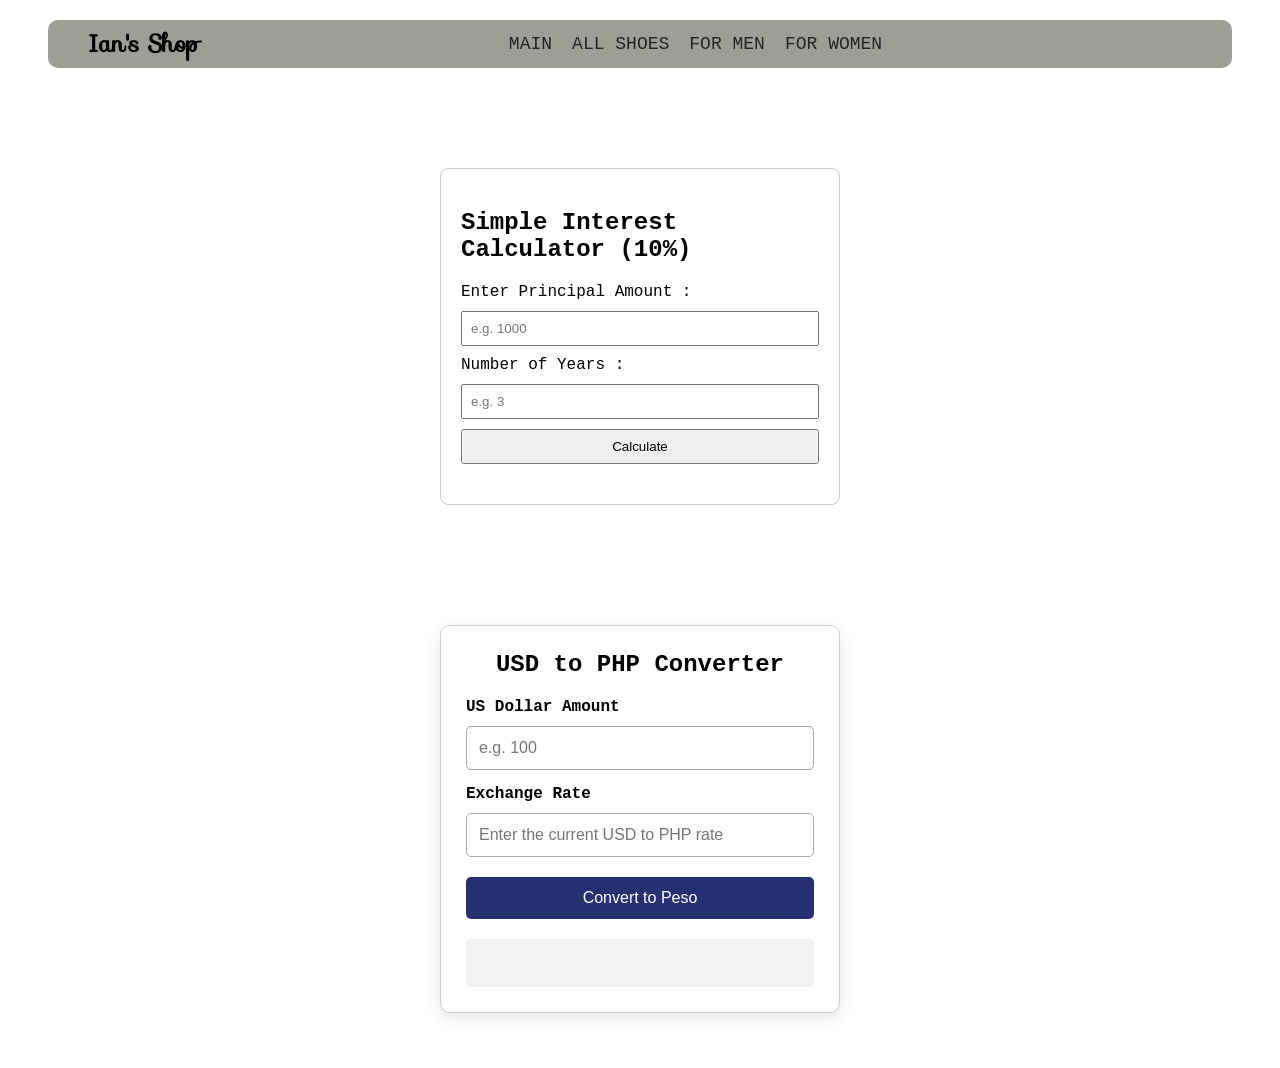
<file: Shoe_Store/interest_calc.html>
<!DOCTYPE html>
<html lang="en">
<head>
    <meta charset="UTF-8">
    <meta name="viewport" content="width=device-width, initial-scale=1.0">
    <link rel="preconnect" href="https://fonts.googleapis.com">
    <link rel="preconnect" href="https://fonts.gstatic.com" crossorigin>
    <link href="https://fonts.googleapis.com/css2?family=Imperial+Script&family=Sofia&display=swap" rel="stylesheet">
    <link href="https://fonts.googleapis.com/css2?family=Imperial+Script&family=Iosevka+Charon+Mono:ital,wght@0,300;0,400;0,500;0,700;1,300;1,400;1,500;1,700&family=Sofia&display=swap" rel="stylesheet">
    
    <title>Simple Interest Calculator</title>
    <style>
        body {
            font-family: "Iosevka Charon Mono", monospace;
            /* max-width: 400px;
            margin: 50px auto;
            padding: 20px;
            border: 1px solid #ccc;
            border-radius: 8px; */
        }
        :root {
        /* Colors */
        --primary-color: #7b80a8;
        --secondary-color: #f3961c;
        --dark-color: #252525;
        --white-color: #fff;
        --light-gray-color: #f2f2f2;
        --labor-services-color: #273071;
        /* --background-image: url("Header_photo.webp"); */
        --black-color: #050505;
        --header-color: #878a81;
        --secondary-background: #9c9f96;
        --margin-bottom: 16px;
        --site-max-width: 100%;
        --spacing:4px;
        }
    * {
            box-sizing: border-box;
            /* font-family: Arial, Helvetica, sans-serif; */
        }
        html, body {
      /* width: 100%; */
      /* height: 1000px; */
            min-height: 100vh;
            padding: 20px;
        }
        header {
          position: absolute;
          top: calc(var(--spacing) * 5);
          left: calc(var(--spacing) * 12);
          right: calc(var(--spacing) * 12);
          height: calc(var(--spacing) * 12);
          padding: 0px 40px;

          background: var(--secondary-background);
          border-radius: 10px;
          justify-content: center;
          display: flex;
          align-items: center;

      }

      .project-title {
              margin: 0;
              font-family: "sofia", cursive;
          }
          .menu-box {
              display: flex;
              gap: 20px;
              font-family: sans-serif;
              font-size: large;

              /* padding: 10px 15px; */
              margin: auto;
              align-items: center;
             }
          .menu-box a {
              text-decoration: none;
              color: #252525;
              font-family: "Iosevka Charon Mono", monospace;
              font-weight: 500;
          }

          .menu-box a:hover {
              /* background-color: blue; */
              color: white;
          }

          .burger-button {
              display: none;
              background: none;
              border: none;
              font-size: 30px;
              cursor: pointer;
              color: #252525;
          }
          
        input,select,button {
            margin: 10px 0;
            display: block;
            padding: 8px;
            width: 100%;
        }

        input {
            margin: 10px 0;
            display: block;
            padding: 8px;
            width: 380px;
        }

        label,input, button {
            display: block;
            width: 100%;
            margin: 10px 0;
        }
        #result {
            margin-top: 20px;
            font-weight: bold;
        }
        .calculator {
            width: 90%;
            max-width: 400px;
            margin: 120px auto 0;
            padding: 20px;
            background-color: white;
            border: 1px solid #ccc;
            border-radius: 8px;
        }
        .converter {
            width: 90%;
            max-width: 400px;
            margin: 120px auto 0;
            padding: 25px;

            background-color: white;
            border: 1px solid #ccc;
            border-radius: 10px;

            box-shadow: 0 5px 15px rgba(0, 0, 0, 0.1);
        }

        .converter h2 {
            margin: 0 0 20px;
            text-align: center;
        }

        .converter label {
            display: block;
            margin: 15px 0 6px;
            font-weight: bold;
        }

        .converter input, .converter button {
            display: block;
            width: 100%;
            padding: 12px;

            border: 1px solid #aaa;
            border-radius: 5px;
            font-size: 16px;
        }

        .converter button {
            margin-top: 20px;
            background-color: #273071;
            color: white;
            border: none;
            cursor: pointer;
        }

        .converter button:hover {
            background-color: #7b80a8;
        }

        #conversionResult {
            min-height: 48px;
            margin-top: 20px;
            padding: 14px;

            background-color: #f1f1f1;
            border-radius: 5px;

            font-size: 18px;
            text-align: center;
        }

    @media screen and (max-width: 900px) {

        header {
            top: calc(var(--spacing) * 4);
            left: calc(var(--spacing) * 6);
            right: calc(var(--spacing) * 6);
            height: auto;
            min-height: 60px;
            padding: 10px 25px;
            justify-content: space-between;
        }

        /* Show burger button */
        .burger-button {
            display: block;
            width: auto;
            margin: 0;
            padding: 5px;
        }
/* Hide menu initially */
        .menu-box {
            display: none;
            width: 100%;
            margin: 10px 0 0;
            padding: 15px;
            flex-direction: column;
            align-items: stretch;
            gap: 5px;
            background-color: var(--secondary-background);
            border-radius: 0 0 10px 10px;
        }

        /* JavaScript adds the "active" class */
        .menu-box.active {
            display: flex;
        }

        .menu-box a {
            width: 100%;
            padding: 10px;
            text-align: center;
            border-radius: 5px;
        }

        .menu-box a:hover {
            background-color: var(--primary-color);
            color: white;
        }
        .project-title {
            font-size: 24px;
        }

        .menu-box {
            gap: 12px;
            margin: 0;
            font-size: 16px;
        }

        .calculator, .converter {
            width: calc(100% - 40px);
            max-width: 400px;
            margin-top: 110px;
        }

        input {
            width: 100%;
        }
    }
    
    @media screen and (max-width: 600px) {

        header {
            top: 10px;
            left: 10px;
            right: 10px;
            min-height: 60px;
            padding: 10px 15px;
            justify-content: space-between;
            flex-wrap: wrap;
        }

        .project-title {
            font-size: 21px;
        }

        /* Show burger button */
        .burger-button {
            display: block;
            width: auto;
            margin: 0;
            padding: 5px;
        }

        /* Hide menu initially */
        .menu-box {
            display: none;
            width: 100%;
            margin: 10px 0 0;
            padding: 15px;
            flex-direction: column;
            align-items: stretch;
            gap: 5px;
            background-color: var(--secondary-background);
            border-radius: 0 0 10px 10px;
        }

        /* JavaScript adds the "active" class */
        .menu-box.active {
            display: flex;
        }

        .menu-box a {
            width: 100%;
            padding: 10px;
            text-align: center;
            border-radius: 5px;
        }

        .menu-box a:hover {
            background-color: var(--primary-color);
            color: white;
        }

        .calculator, .converter {
            width: calc(100% - 30px);
            max-width: none;
            margin: 100px auto 0;
            padding: 18px;
        }

        .converter h2 {
            font-size: 22px;
        }

        .converter input, .converter select, .converter button {
            width: 100%;
            padding: 11px;
            font-size: 16px;
        }

        #conversionResult {
            padding: 12px;
            font-size: 16px;
        }
    }
    </style>
</head>
<body>

    <header>
      <div>
        <h2 class="project-title">Ian's Shop</h2>
      </div>
      <!-- BURGER BUTTON -->
      <button class="burger-button" id="burgerBtn">☰</button>

      <nav class="menu-box" id="menuBox">
        <a href="index.html">MAIN</a>
        <a href="shopall.html">ALL SHOES</a>
        <a href="for_men.html">FOR MEN</a>
        <a href="for_women.html">FOR WOMEN</a>
      </nav>
    </header>

    <main class="calculator">
        <h2>Simple Interest Calculator (10%)</h2>    

        <label for="principal">Enter Principal Amount : </label>
        <input type="number" id="principal" placeholder="e.g. 1000">

        <label for="years">Number of Years :</label>
        <input type="number" id="years" placeholder="e.g. 3">

        <button id="calculateBtn">Calculate</button>

        <div id="result"></div>
    </main>

    <section class="converter">
        
    <h2>USD to PHP Converter</h2>

        <label for="usdAmount">US Dollar Amount</label>
        <input
            type="number"
            id="usdAmount"
            min="0"
            step="0.01"
            placeholder="e.g. 100"
        />

        <label for="exchangeRate">Exchange Rate</label>
        <input
            type="number"
            id="exchangeRate"
            min="0"
            step="0.01"
            placeholder="Enter the current USD to PHP rate"
        />

        <button type="button" id="convertBtn">Convert to Peso</button>

        <div id="conversionResult" aria-live="polite"></div>

    </section>
    <script>
        document.addEventListener("DOMContentLoaded", function() {
            const button = document.getElementById("calculateBtn");

            button.addEventListener('click', function() {
                const principal = parseFloat(document.getElementById("principal").value);
                const years = parseInt(document.getElementById("years").value);
                const rate = 10; //10% per year

                const resultDiv = document.getElementById("result");

                if (isNaN(principal) || isNaN(years)) {
                    resultDiv.innerText = "Please enter valid numbers: ";
                    return; //isNan is abbv of Is Not A Number
                }

                const totalAmount = principal * (1 + (rate / 100)* years);
                const interest = totalAmount - principal;

                resultDiv.innerHTML = `
                Interest: ₱${interest.toFixed(2)} <br>
                Total Amount after ${years} years: ₱${totalAmount.toFixed(2)}`;
            });
        });
    const usdAmountInput = document.getElementById("usdAmount");
    const exchangeRateInput = document.getElementById("exchangeRate");
    const convertBtn = document.getElementById("convertBtn");
    const conversionResult = document.getElementById("conversionResult");

    convertBtn.addEventListener("click", function () {
    const usdAmount = Number(usdAmountInput.value);
    const exchangeRate = Number(exchangeRateInput.value);

    if (usdAmountInput.value === "" || usdAmount <= 0) {
      conversionResult.textContent = "Please enter a valid dollar amount.";
      return;
    }

    if (exchangeRateInput.value === "" || exchangeRate <= 0) {
      conversionResult.textContent = "Please enter a valid exchange rate.";
      return;
    }

    const pesoAmount = usdAmount * exchangeRate;

    const formattedUSD = new Intl.NumberFormat("en-US", {
      style: "currency",
      currency: "USD"
    }).format(usdAmount);

    const formattedPHP = new Intl.NumberFormat("en-PH", {
      style: "currency",
      currency: "PHP"
    }).format(pesoAmount);

    conversionResult.innerHTML = `
      <strong>${formattedUSD}</strong><br>
      is equal to<br>
      <strong>${formattedPHP}</strong>
    `;
    
        });
        const burgerBtn = document.getElementById('burgerBtn');
        const menuBox = document.getElementById('menuBox');

        burgerBtn.addEventListener('click', function() {
            menuBox.classList.toggle('active');
        })
        
    </script>
</body>
</html>
</file>
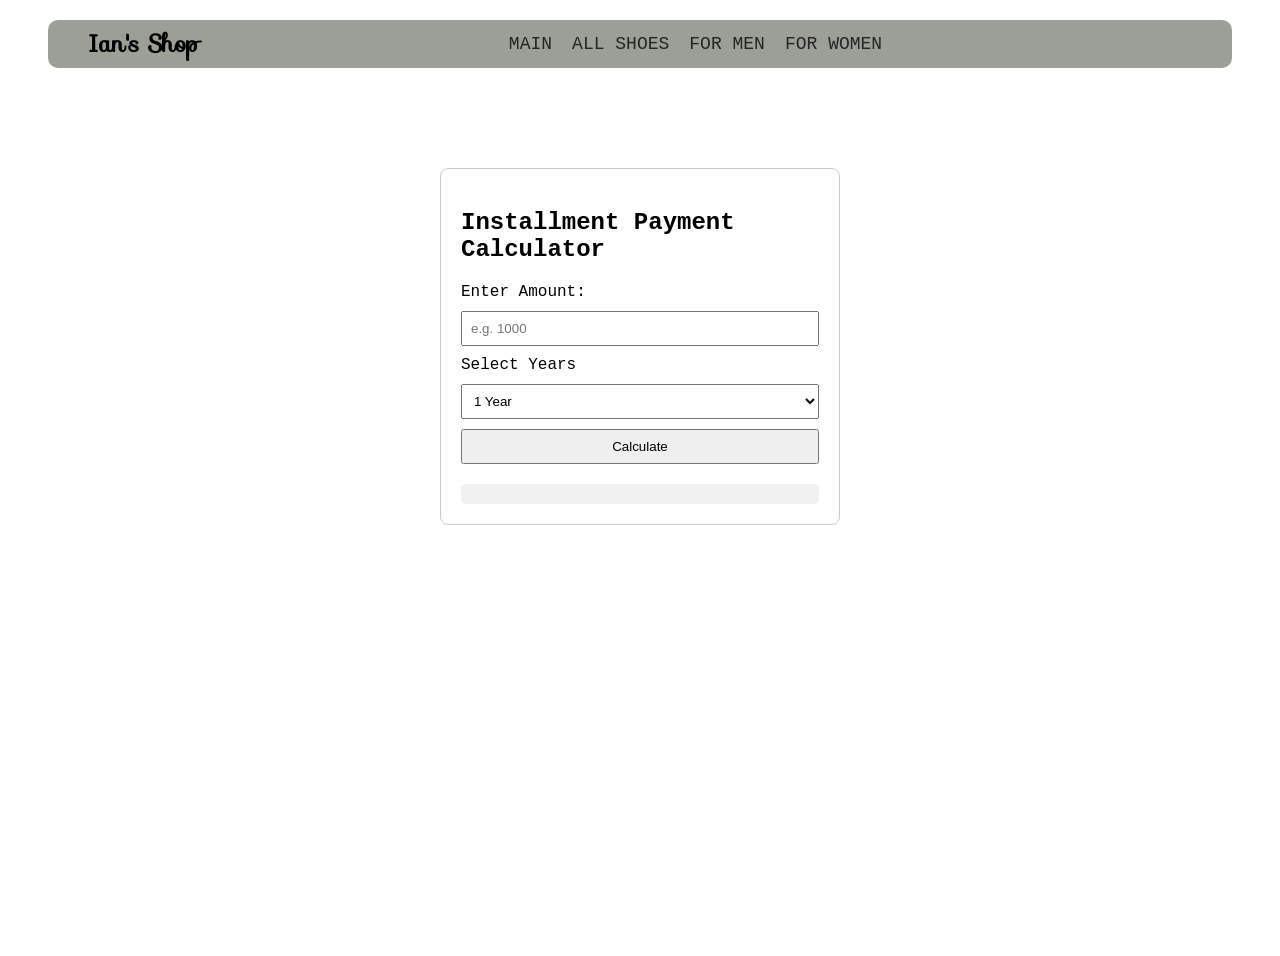
<file: Shoe_Store/monthlycalc.html>
<!DOCTYPE html>
<html lang="en">
<head>
    <meta charset="UTF-8">
    <meta name="viewport" content="width=device-width, initial-scale=1.0">
    <link rel="preconnect" href="https://fonts.googleapis.com">
    <link rel="preconnect" href="https://fonts.gstatic.com" crossorigin>
    <link href="https://fonts.googleapis.com/css2?family=Imperial+Script&family=Sofia&display=swap" rel="stylesheet">
    <link href="https://fonts.googleapis.com/css2?family=Imperial+Script&family=Iosevka+Charon+Mono:ital,wght@0,300;0,400;0,500;0,700;1,300;1,400;1,500;1,700&family=Sofia&display=swap" rel="stylesheet">
    
    <title>Installment Payment Calculator</title>
    <style>
        :root {
        /* Colors */
        --primary-color: #7b80a8;
        --secondary-color: #f3961c;
        --dark-color: #252525;
        --white-color: #fff;
        --light-gray-color: #f2f2f2;
        --labor-services-color: #273071;
        /* --background-image: url("Header_photo.webp"); */
        --black-color: #050505;
        --header-color: #878a81;
        --secondary-background: #9c9f96;
        --margin-bottom: 16px;
        --site-max-width: 100%;
        --spacing:4px;
        }

        body {
            font-family: "Iosevka Charon Mono", monospace;
        }
    * {
            box-sizing: border-box;
            /* font-family: Arial, Helvetica, sans-serif; */
        }
        html, body {
      /* width: 100%; */
      /* height: 1000px; */
            min-height: 100vh;
            padding: 20px;
        }
        header {
          position: absolute;
          top: calc(var(--spacing) * 5);
          left: calc(var(--spacing) * 12);
          right: calc(var(--spacing) * 12);
          height: calc(var(--spacing) * 12);
          padding: 0px 40px;

          background: var(--secondary-background);
          border-radius: 10px;
          justify-content: center;
          display: flex;
          align-items: center;

      }

      .project-title {
              margin: 0;
              font-family: "sofia", cursive;
          }
          .menu-box {
              display: flex;
              gap: 20px;
              font-family: sans-serif;
              font-size: large;

              /* padding: 10px 15px; */
              margin: auto;
              align-items: center;
             }
          .menu-box a {
              text-decoration: none;
              color: #252525;
              font-family: "Iosevka Charon Mono", monospace;
              font-weight: 500;
          }

          .menu-box a:hover {
              /* background-color: blue; */
              color: white;
          }

          .burger-button {
              display: none;
              background: none;
              border: none;
              font-size: 30px;
              cursor: pointer;
              color: #252525;
          }
          

        /* body {
            font-family: Arial, Helvetica, sans-serif;
            padding: 20px;
            max-width: 400px;
            margin: 50px auto;
            border: 1px solid #ccc;
            border-radius: 8px;
        } */
        input,select,button {
            margin: 10px 0;
            display: block;
            padding: 8px;
            width: 100%;
        }
         input {
            margin: 10px 0;
            display: block;
            padding: 8px;
            width: 380px;
        }
        #result {
            margin-top: 20px;
            background: #f1f1f1;
            padding: 10px;
            border-radius: 5px;
        }
        .calculator {
            width: 90%;
            max-width: 400px;
            margin: 120px auto 0;
            padding: 20px;

            background-color: white;
            border: 1px solid #ccc;
            border-radius: 8px;
        }
        /* main {
            padding-top: 40px;
        } */
        label,input, button {
            display: block;
            width: 100%;
            margin: 10px 0;
        }

        @media screen and (max-width: 900px) {

        header {
            top: calc(var(--spacing) * 4);
            left: calc(var(--spacing) * 6);
            right: calc(var(--spacing) * 6);
            height: auto;
            min-height: 60px;
            padding: 10px 25px;
            justify-content: space-between;
        }


        .menu-box a:hover {
            background-color: var(--primary-color);
            color: white;
        }
        .project-title {
            font-size: 24px;
        }

       
    }   

    @media screen and (max-width: 600px) {

        header {
            top: 10px;
            left: 10px;
            right: 10px;
            min-height: 60px;
            padding: 10px 15px;
            justify-content: space-between;
            flex-wrap: wrap;
        }

        .project-title {
            font-size: 21px;
        }

        /* Show burger button */
        .burger-button {
            display: block;
            width: auto;
            margin: 0;
            padding: 5px;
        }

        /* Hide menu initially */
        .menu-box {
            display: none;
            width: 100%;
            margin: 10px 0 0;
            padding: 15px;
            flex-direction: column;
            align-items: stretch;
            gap: 5px;
            background-color: var(--secondary-background);
            border-radius: 0 0 10px 10px;
        }

        /* JavaScript adds the "active" class */
        .menu-box.active {
            display: flex;
        }

        .menu-box a {
            width: 100%;
            padding: 10px;
            text-align: center;
            border-radius: 5px;
        }

        .menu-box a:hover {
            background-color: var(--primary-color);
            color: white;
        }
    }

    </style>
</head>
<body>
    <header>
      <div>
        <h2 class="project-title">Ian's Shop</h2>
      </div>
      <!-- BURGER BUTTON -->
      <button class="burger-button" id="burgerBtn">☰</button>

      <nav class="menu-box" id="menuBox">
        <a href="index.html">MAIN</a>
        <a href="shopall.html">ALL SHOES</a>
        <a href="for_men.html">FOR MEN</a>
        <a href="for_women.html">FOR WOMEN</a>
      </nav>
    </header>
    
    <main class="calculator">
    <h2>Installment Payment Calculator</h2>
    
    
    <label for="amount">Enter Amount:</label>
    <input type="number" id="amount" placeholder="e.g. 1000">

    <label for="years">Select Years</label>
    <select id="years">
        <option value="1">1 Year</option>
        <option value="2">2 Years</option>
        <option value="3">3 Years</option>
    </select>

    <button id="calculateBtn">Calculate</button>

    <div id="result"></div>
</main>
    <script>
        document.addEventListener("DOMContentLoaded", function() {
            const calculateBtn = document.getElementById('calculateBtn');
            calculateBtn.addEventListener('click', function() {
                const amount = parseFloat(document.getElementById('amount').value);
                const years = parseInt(document.getElementById('years').value);
                const interestRate = 5; //5% year

                if (isNaN(amount) || amount <= 0) {
                    alert("Please enter a valid amount.");
                    return;
                }
                const totalInterest = amount * interestRate * years;
                const totalPayment = amount + totalInterest;
                const yearlyPayment = totalPayment / years;
                const monthlyPayment = totalPayment / (years * 12);

                document.getElementById('result').innerHTML = `
                    <strong>Results:</strong><br>
                    Total Interest: ₱${totalInterest.toFixed(2)}<br>
                    Total Payment : ₱${totalPayment.toFixed(2)}<br>
                    Yearly Payment: ₱${yearlyPayment.toFixed(2)}<br>
                    <span style="color:green;">Monthly Payment: ₱${monthlyPayment.toFixed(2)}</span>`;
            });
        });

    
        const burgerBtn = document.getElementById('burgerBtn');
        const menuBox = document.getElementById('menuBox');

        burgerBtn.addEventListener('click', function() {
            menuBox.classList.toggle('active');
        });
        
    </script>
</body>
</html>
</file>
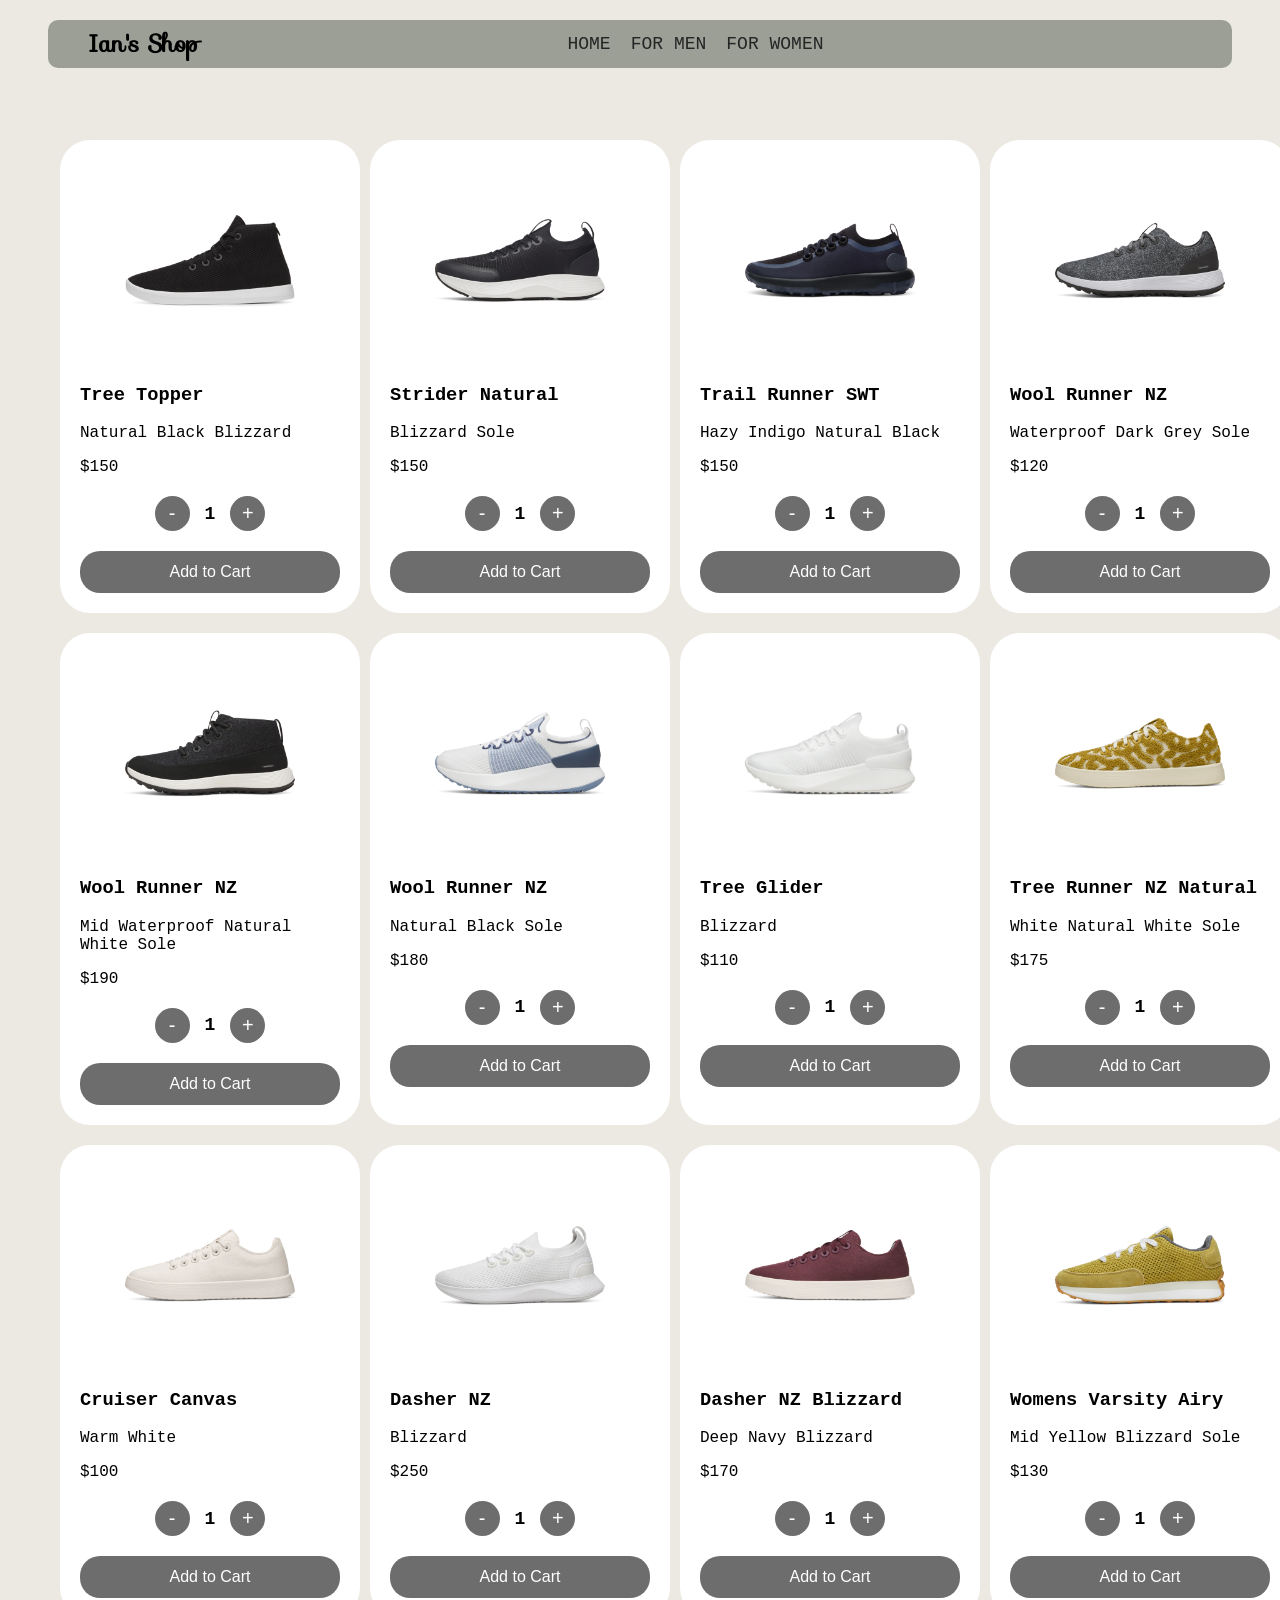
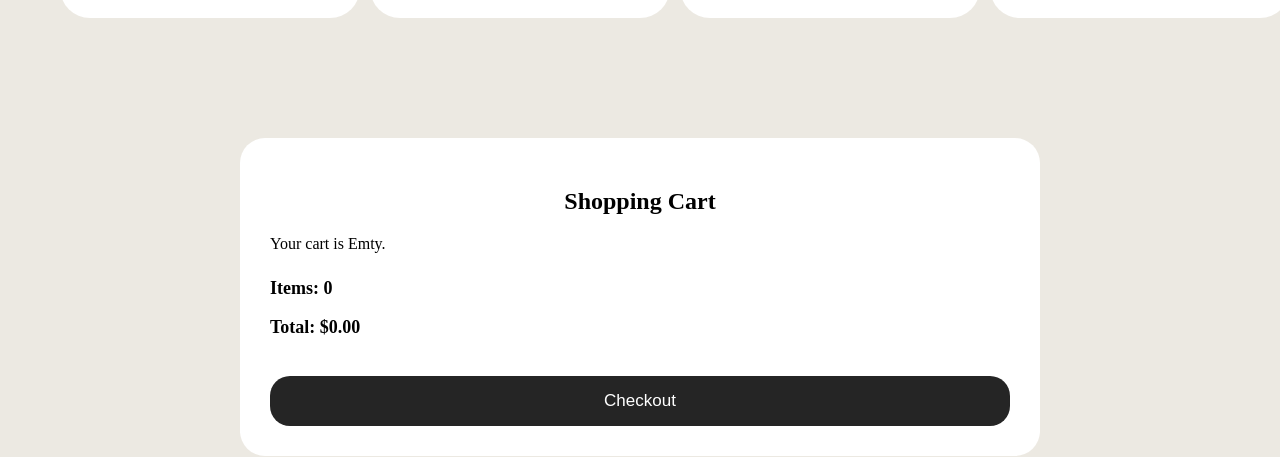
<file: Shoe_Store/shopall.html>
<!DOCTYPE html>
<html lang="en">
<head>
    <meta charset="UTF-8">
    <meta name="viewport" content="width=device-width, initial-scale=1.0">
    <link rel="preconnect" href="https://fonts.googleapis.com">
    <link rel="preconnect" href="https://fonts.gstatic.com" crossorigin>
    <link href="https://fonts.googleapis.com/css2?family=Imperial+Script&family=Sofia&display=swap" rel="stylesheet">
    <link href="https://fonts.googleapis.com/css2?family=Imperial+Script&family=Iosevka+Charon+Mono:ital,wght@0,300;0,400;0,500;0,700;1,300;1,400;1,500;1,700&family=Sofia&display=swap" rel="stylesheet">
    <title>SHOP ALL</title>
    <style>
    :root {
        /* Colors */
        --primary-color: #7b80a8;
        --secondary-color: #f3961c;
        --dark-color: #252525;
        --white-color: #fff;
        --light-gray-color: #f2f2f2;
        --labor-services-color: #273071;
        --background-image: url("Header_photo.webp");
        --black-color: #050505;
        --header-color: #878a81;
        --secondary-background: #9c9f96;
        --margin-bottom: 16px;
        --site-max-width: 100%;
        --spacing:4px;
        }
    * {
            box-sizing: border-box;
            /* font-family: Arial, Helvetica, sans-serif; */
        }
    html, body {
      /* width: 100%; */
      height: 1000px;
      margin: 0;
      scroll-behavior: smooth;
        }
    header {
        position: absolute;
        top: calc(var(--spacing) * 5);
        left: calc(var(--spacing) * 12);
        right: calc(var(--spacing) * 12);
        height: calc(var(--spacing) * 12);
        padding: 0px 40px;
        background: var(--secondary-background);
        border-radius: 10px;
        justify-content: center;
        display: flex;
        align-items: center;
       
    }
    

    body {
        background-color: #ece9e2;
        background-size: cover;
        background-position: center;
        background-repeat: no-repeat;
        text-align: center;
        /* background-color: var(--white-color); */
        }

        /* .nav {
            width: 100%;
            max-width: 1500px;
            margin: 50px auto;
            color: #000;
            height: auto;
            display: flex;
            justify-content: center;
            align-items: center;
            padding: 0 40px;
            transition: 0.2s ease;
            } */

        .project-title {
            margin: 0;
            font-family: "sofia", cursive;
        }
        .menu-box {
            display: flex;
            gap: 20px;
            font-family: sans-serif;
            font-size: large;

            /* padding: 10px 15px; */
            margin: auto;
            align-items: center;
           }
        .menu-box a {
            text-decoration: none;
            color: #252525;
            font-family: "Iosevka Charon Mono", monospace;
            font-weight: 500;
        }

        .menu-box a:hover {
            /* background-color: blue; */
            color: white;
        }

        .gallery {
            width: 100%;
            max-width: 1400px;
            display: grid;
            grid-template-columns: repeat(4, 1fr);
            row-gap: 20px;
            column-gap: 10px;
            margin: 0 auto;
            padding: 20px;
            cursor: pointer;

            /* background-color: white;
            border-radius: 10%; */
        }

        .gallery img:hover {
            transform: scale(1.5);
        }

        .hero_container {
            padding: 120px 40px 60px;
            min-height: 100vh;
        }

        .shoe_box {
            width: 300px;
            padding: 20px;
            background-color: white;
            border-radius: 30px;
            align-items: flex-start;
            text-align: left;
            transition: transform 0.3s ease,
                        box-shadow 0.3s ease;
            font-family: "Iosevka Charon Mono", monospace;
        }

        .shoe_box:hover {
            transform: translateY(-8px);
            box-shadow: 0 12px 30px rgba(0, 0, 0, 0.12);
        }

        .shoe_box img {
            width: 100%;
            height: 200px;
            object-fit: contain;
        }

        .popup {
            display: none;
            position: fixed;
            top: 0;
            left: 0;
            width: 100%;
            height: 100%;
            background: rgba(0, 0, 0, 0.8);
            justify-content: center;
            align-items: center;
            flex-direction: column;
        }

        .popup img {
            width: 80%;
            max-width: 600px;
            border-radius: 10px;
        }
        .caption {
            color: white;
            margin-top: 10px;
            font-size: 18px;
            /* background: rgba(238, 235, 235, 0.5); */
            padding: 5px 10px;
            border-radius: 5px;
            font-family: "Iosevka Charon Mono", monospace;
            white-space: pre-line;
        }

        .close-btn {
            position: absolute;
            top: 290px;
            right: 530px;
            font-size: 30px;
            color: white;
            cursor: pointer;
        }

        /* Quantity Controls */
        .controls {
            display: flex;
            justify-content: center;
            align-items: center;
            gap: 15px;
            margin: 20px 0;
        }

        .controls button {
            width: 35px;
            height: 35px;
            border: none;
            border-radius: 50%;
            background-color: #6e6d6d;
            color: white;
            font-size: 20px;
            cursor: pointer;
        }

        .quantity {
            font-size: 18px;
            font-weight: bold;
        }

        /* Add to cart */

        .addToCartBtn {
            width: 100%;
            padding: 12px 20px;
            border: none;
            border-radius: 20px;
            background-color: #6e6d6d;
            color: white;
            font-size: 16px;
            cursor: pointer;
        }

        .addToCartBtn:hover {
            background-color: #4c5a7c;
            color: #050505;
        }

        /* Shopping Cart */

        .cart {
            width: 90%;
            max-width: 800px;
            margin: 40px auto;
            padding: 30px;
            background-color: white;
            border-radius: 25px;
            text-align: left;
        }

        .cart h2 {
            text-align: center;
        }

        .cart-item {
            display: flex;
            justify-content: space-between;
            padding: 15px 0;
            border-bottom: 1px solid #ddd;
        }

        .cart-summary {
            margin-top: 25px;
            font-size: 18px;
            font-weight: bold;
        }

        #checkoutBtn {
            width: 100%;
            padding: 15px;
            margin-top: 20px;
            border: none;
            border-radius: 20px;
            background-color: #252525;
            color: white;
            font-size: 17px;
            cursor: pointer;
        }

        /* TOAST MESSAGE */
        #toast {
            visibility: hidden;
            min-width: 250px;
            background-color: #333;
            color: #fff;
            text-align: center;
            border-radius: 8px;
            padding: 16px;
            position: fixed;
            z-index: 9999;
            bottom: 30px;
            right: 30px;
            font-size: 14px;
            transition: opacity 0.5s ease, visbility 0.5s;
        }
        #toast.show {
            visibility: visible;
            opacity: 1;
        }
        .burger-button {
            display: none;
            background: none;
            border: none;
            font-size: 30px;
            cursor: pointer;
            color: #252525;
        }


        @media screen and (max-width: 900px) {

        .cart {
            width: 92%;
            max-width: 700px;
            padding: 25px;
            margin: 30px auto;
        }

}

        @media screen and (max-width: 600px) {
            header {
                position: relative;
                top: 0;
                left: 0;
                right: 0;
                width: 100%;
                height: auto;
                padding: 15px 20px;
                display: flex;
                justify-content: space-between;
                align-items: center;
                border-radius: 0;
            }

            /* SHOW BURGER BUTTON */

            .burger-button {
                display: block;
            }

            /* HIDE MENU */

            .menu-box {
                display: none;
                position: absolute;
                top: 100%;
                left: 0;
                width: 100%;
                background-color: #9c9f96;
                flex-direction: column;
                gap: 0;
                padding: 10px 0;
                margin: 0;
                z-index: 1000;
            }

            /* SHOW MENU AFTER CLICK */
            .menu-box.active {
                display: flex;
            }

            /* MENU LINKS */

            .menu-box a {
                width: 100%;
                padding: 15px 20px;
                text-align: center;
                font-size: 16px;
            }
            .menu-box a:hover {
                background-color: #7b80a8;
                color: white;
            }
             .cart {
                width: calc(100% - 30px);
                margin: 25px auto;
                padding: 20px 15px;
                border-radius: 18px;
            }

            .cart h2 {
                font-size: 22px;
                margin-top: 0;
            }


            .cart-item {
                display: flex;
                justify-content: space-between;
                align-items: center;
                flex-wrap: wrap;
                gap: 8px;
                padding: 15px 0;
                font-size: 14px;
            }

            .cart-summary {
                margin-top: 20px;
                font-size: 16px;
            }

            #checkoutBtn {
                width: 100%;
                padding: 14px;
                font-size: 16px;
            }
            
            /* PRODUCT AREA */
            .hero_container {
                padding: 30px 15px;
            }

            .gallery {
                width: 100%;
                grid-template-columns: 1fr;
                gap: 20px;
                padding: 10px;
            }

            .shoe_box {
                width: 100%;
                max-width: 350px;
                margin: 0 auto;
            }

            .shoe_box img {
                width: 100%;
                height: 220px;
                object-fit: contain;
            }

            .cart {
                width: 95%;
                padding: 20px;
            }
        }
    </style>
</head>
<body>
    <header>
    <div>
         <h2 class="project-title">Ian's Shop</h2>
    </div>

    <!-- BURGER BUTTON -->
    <button class="burger-button" id="burgerBtn">☰</button>

    <nav class="menu-box" id="menuBox">
        <a href="index.html">HOME</a>
        <a href="for_men.html">FOR MEN</a>
        <a href="for_women.html">FOR WOMEN</a>
    </nav>
    </header>
    <div class="hero_container">
    <div class="gallery">
        <div class="shoe_box" data-name="Tree Topper Natural Black Blizzard" data-price="150">
            <img src="mens_dasher/A11179_24Q4_Tree-Topper-Natural-Black-Blizzard_PDP_LEFT.webp" data-caption = "Finally, a classic high top that doesn’t feel clunky. \nPerfect for warmer days, our lightweight, flexible tree fiber blend conforms to your movements for next-level comfort.&nbsp;">
            <h3>Tree Topper</h3>
            <p>Natural Black Blizzard</p>
            <p>$150</p>

            <div class="controls">
                <button class="decreaseBtn">-</button>
                <span class="quantity">1</span>
                <button class="increaseBtn">+</button>
            </div>

            <button class="addToCartBtn">
                Add to Cart
            </button>
        </div>
        <div class="shoe_box" data-name="Strider Natural Blizzard Sole" data-price="150">
            <img src="mens_dasher/A11746_25Q3_Strider-Natural-Black-Blizzard-Sole_PDP_LEFT__1.webp" data-caption = "Made to match the pace of life in motion, the Strider offers comfort and versatility with style to spare. \nSpringy, stretchy, and supportive, it’s your AM to PM pick for all-day, every day wearability.">
            <h3>Strider Natural</h3>
            <p>Blizzard Sole</p>
            <p>$150</p>

            <div class="controls">
                <button class="decreaseBtn">-</button>
                <span class="quantity">1</span>
                <button class="increaseBtn">+</button>
            </div>

            <button class="addToCartBtn">
                Add to Cart
            </button>
        </div>

        <div class="shoe_box" data-name="Trail Runner SWT Hazy Indigo Natural Black " data-price="150">
            <img src="mens_dasher/A10723_24Q1_Trail-Runner-SWT-True-Navy-Hazy-Indigo-Natural-Black_PDP_LEFT__1.webp" data-caption = "The Trail Runner is sustainably-engineered and intentionally designed for durability, comfort, and performance no matter where the day leads. \nA single-piece knit upper and pull tab make it easy to slip on and tackle any terrain with ease.">
            <h3>Trail Runner SWT</h3>
            <p> Hazy Indigo Natural Black</p>
            <p>$150</p>

            <div class="controls">
                <button class="decreaseBtn">-</button>
                <span class="quantity">1</span>
                <button class="increaseBtn">+</button>
            </div>

            <button class="addToCartBtn">
                Add to Cart
            </button>
        </div>

        <div class="shoe_box" data-name="Wool Runner NZ Waterproof Dark Grey Sole" data-price="120">
            <img src="mens_dasher/A12007_25Q3_Wool-Runner-NZ-Waterproof-Dark-Grey-Light-Grey-Sole_PDP_LEFT.webp" data-caption = "Boot-like protection, sneaker-like performance. \nWeather any storm with our fully waterproof Wool Runner NZ built to keep water out and warmth in. \nRainy days just got a lot brighter.">
            <h3>Wool Runner NZ</h3>
            <p>Waterproof Dark Grey Sole</p>
            <p>$120</p>

            <div class="controls">
                <button class="decreaseBtn">-</button>
                <span class="quantity">1</span>
                <button class="increaseBtn">+</button>
            </div>

            <button class="addToCartBtn">
                Add to Cart
            </button>
        </div>

        <div class="shoe_box" data-name="Wool Runner NZ Mid Waterproof Natural White Sole" data-price="190">
            <img src="mens_dasher/A12023_25Q3_Wool-Runner-NZ-Mid-Waterproof-Natural-Black-Natural-White-Sole_PDP_LEFT.webp" data-caption = "Downpours happen. Be prepared with fully waterproof kicks boasting next-level protection. \nThis stylish sneaker adds a mid-top silhouette and weather-ready features to the cozy comfort of the Wool Runner NZ.">
            <h3>Wool Runner NZ</h3>
            <p>Mid Waterproof Natural White Sole</p>
            <p>$190</p>

            <div class="controls">
                <button class="decreaseBtn">-</button>
                <span class="quantity">1</span>
                <button class="increaseBtn">+</button>
            </div>

            <button class="addToCartBtn">
                Add to Cart
            </button>
        </div>

        <div class="shoe_box" data-name="Wool Runner NZ Natural Black Sole" data-price="180">
            <img src="mens_dasher/A11475_25Q1_Tree_Glider_Blizzard_Hanami_Blue_Blizzard_PDP_LEFT-2000x2000.webp" data-caption = "Our responsibly-sourced Merino wool is lined with a breathable waterproof membrane that keeps feet warm and dry in any conditions, \nwhile a brand new dual-density insole—the Allbirds Featherbed—uses cushioned memory foam to deliver uncompromising comfort.">
            <h3>Wool Runner NZ</h3>
            <p>Natural Black Sole</p>
            <p>$180</p>

            <div class="controls">
                <button class="decreaseBtn">-</button>
                <span class="quantity">1</span>
                <button class="increaseBtn">+</button>
            </div>

            <button class="addToCartBtn">
                Add to Cart
            </button>
        </div>

        <div class="shoe_box" data-name="Tree Glider Blizzard" data-price="110">
            <img src="womens_shoes/A11072_24Q3_Tree_Glider_Blizzard_Blizzard_PDP_LEFT-1000x1000.webp" data-caption = "A sporty classic, made wildly comfortable. \nA light and stretchy one-piece upper provides a sock-like fit, while multi-directional traction allows for quick pivots and dynamic shifts. \nSlip-on friendly pull tabs make these a breeze to get on and off so you’re always ready to go with the flow.">
            <h3>Tree Glider</h3>
            <p>Blizzard</p>
            <p>$110</p>

            <div class="controls">
                <button class="decreaseBtn">-</button>
                <span class="quantity">1</span>
                <button class="increaseBtn">+</button>
            </div>

            <button class="addToCartBtn">
                Add to Cart
            </button>
        </div>

        <div class="shoe_box" data-name="Tree Runner NZ Natural White Natural White Sole" data-price="175">
            <img src="womens_shoes/A12256_26Q1_Cruiser-Terry-Ochre-Warm-White_PDP_LEFT.webp" data-caption="The latest iteration of our fan-fave Tree Runner nods to our New Zealand roots, tying ten years of innovation together in a shoe as stylish as it is comfortable. \nOffering a slightly more structured build than the original, this light, breathable, sneaker is made to move.">
            <h3>Tree Runner NZ Natural</h3>
            <p>White Natural White Sole</p>
            <p>$175</p>

            <div class="controls">
                <button class="decreaseBtn">-</button>
                <span class="quantity">1</span>
                <button class="increaseBtn">+</button>
            </div>

            <button class="addToCartBtn">
                Add to Cart
            </button>
        </div>
        
        <div class="shoe_box" data-name="Cruiser Canvas Warm White" data-price="100">
            <img src="womens_shoes/A12344_26Q1_Cruiser-Canvas-Warm-White-Natural-White_PDP_LEFT.webp" data-caption = "Lightweight, bouncy, and wildly comfortable, Allbirds shoes make any outing feel effortless. \nSlip in, lace up, or slide them on and enjoy the comfy support."> 
            <h3>Cruiser Canvas</h3>
            <p>Warm White</p>
            <p>$100</p>

            <div class="controls">
                <button class="decreaseBtn">-</button>
                <span class="quantity">1</span>
                <button class="increaseBtn">+</button>
            </div>

            <button class="addToCartBtn">
                Add to Cart
            </button>
        </div>
        
        <div class="shoe_box" data-name="Dasher NZ Blizzard" data-price="250">
            <img src="womens_shoes/A12447_26Q1_Dasher-NZ-Blizzard-Blizzard_PDP_LEFT_43da74dc-9258-490a-b9d8-3083bd6eb85f.webp" data-caption="A new take on our fan-favorite Dasher, made for busy days and spontaneous plans. \nLightweight, breathable comfort keeps you cool as you move, with added heel protection where it counts. \nFast when you want. Comfortable always."> 
            <h3>Dasher NZ</h3>
            <p>Blizzard</p>
            <p>$250</p>

            <div class="controls">
                <button class="decreaseBtn">-</button>
                <span class="quantity">1</span>
                <button class="increaseBtn">+</button>
            </div>

            <button class="addToCartBtn">
                Add to Cart
            </button>
        </div> 
        
        <div class="shoe_box" data-name="Dasher NZ Blizzard Deep Navy Blizzard" data-price="170">
            <img src="womens_shoes/A12848_26Q1_Cruiser-Canvas-Port-Natural-White-Sole.webp" data-caption="A new take on our fan-favorite Dasher, made for busy days and spontaneous plans. \nLightweight, breathable comfort keeps you cool as you move, with added heel protection where it counts. \nFast when you want. Comfortable always.">             
            <h3>Dasher NZ Blizzard</h3>
            <p>Deep Navy Blizzard</p>
            <p>$170</p>

            <div class="controls">
                <button class="decreaseBtn">-</button>
                <span class="quantity">1</span>
                <button class="increaseBtn">+</button>
            </div>

            <button class="addToCartBtn">
                Add to Cart
            </button>
            
        </div>

        <div class="shoe_box" data-name="Womens Varsity Airy Mid Yellow Blizzard Sole" data-price="130">
            <img src="womens_shoes/A12574_26Q2_Womens-Varsity-Airy-Mid-Yellow-Blizzard-Sole_PDP_LEFT.webp" data-caption="Our retro-inspired Varsity gets a breath of fresh air. \nAn all-new open knit mesh helps maximize airflow and breathability, ensuring uncompromising all-day comfort and wearability. \nFresh, airy, and cool in every sense, it’s a total breeze.">             
            <h3>Womens Varsity Airy</h3>
            <p>Mid Yellow Blizzard Sole</p>
            <p>$130</p>

            <div class="controls">
                <button class="decreaseBtn">-</button>
                <span class="quantity">1</span>
                <button class="increaseBtn">+</button>
            </div>

            <button class="addToCartBtn">
                Add to Cart
            </button>
        </div>

     
        </div>
    </div>

     <section class="cart">
        <h2>Shopping Cart</h2>
        <div id="cartItems">
            <p>Your cart is Emty.</p>
        </div>

        <div class="cart-summary">
            <p>
                Items:
                <span id="cartQuantity">0</span>
            </p>

            <p>
                Total:
                $<span id="cartTotal">0.00</span>
            </p>

            <div>
                <button id="checkoutBtn">
                    Checkout
                </button>
            </div>
        </div>
    </section>    

    <div class="popup" id="popup">
        <span class="close-btn" id="close-btn">&times;</span>
        <img id="popup-img">
        <p class="caption" id="popup-caption"></p>
        
    </div>

    <div id="toast">This is a toast message</div>

    <script>

            const popup = document.getElementById('popup');
            const popupCaption = document.getElementById('popup-caption');
            const popImg = document.getElementById('popup-img');
            const closeBtn = document.getElementById('close-btn');

            document.querySelectorAll(".gallery img").forEach(img => {
                img.addEventListener("click", () => {
                    popImg.src = img.src;
                    popupCaption.textContent = img.dataset.caption.replace(/\\n/g, "\n");
                    popup.style.display = "flex";
                });

                closeBtn.addEventListener('click', function() {
                    popup.style.display = "none";
                });
            });

            //SHOPPING CART
            const cart =[];
            const shoeBoxes = document.querySelectorAll(".shoe_box");
            const cartItems = document.getElementById("cartItems");
            const cartQuantity = document.getElementById("cartQuantity");
            const cartTotal = document.getElementById("cartTotal");
            const checkoutBtn = document.getElementById('checkoutBtn');
            

            function showToast(message) {
                    const toast = document.getElementById('toast');
                    toast.textContent = message;
                    toast.classList.add("show");

                    setTimeout(() => {
                        toast.classList.remove("show");
                    }, 3000);
                }

            //PRODUCT CARDS

            shoeBoxes.forEach(function(shoeBox) {
                const decreaseBtn = shoeBox.querySelector(".decreaseBtn");
                const increaseBtn = shoeBox.querySelector(".increaseBtn");
                const quantityDisplay = shoeBox.querySelector(".quantity");
                const addToCartBtn = shoeBox.querySelector(".addToCartBtn");

                let quantity = 1;

                //Increase quantity

                increaseBtn.addEventListener("click", function() {
                    quantity++;
                    quantityDisplay.textContent = quantity;
                });

                //Decrease quantity

                decreaseBtn.addEventListener("click", function() {
                    if (quantity > 1) {
                        quantity--;
                        quantityDisplay.textContent = quantity;
                    }
                });

                //Add to Cart

                addToCartBtn.addEventListener('click', function() {
                    const name = shoeBox.dataset.name;
                    const price = Number(shoeBox.dataset.price);
                    const image = shoeBox.querySelector("img").getAttribute("src");
                    addToCart(name, price, quantity, image);   
                    showToast('Item added to cart!');    
                });
              
        });    

                

                //Add to Cart Function

                function addToCart(name, price, quantity, image) {
                    const existingItem = cart.find(function(item) {
                        return item.name === name;
                    });

                    //Product already exists

                    if (existingItem) {
                        existingItem.quantity = quantity;
                        alert("Item already added to cart");
                        
                    }
                    //new product
                    else {
                        const product = {
                            name: name, 
                            price: price, 
                            quantity: quantity,
                            image: image
                        };
                        cart.push(product);
                    }
                    console.log(cart);
                    updateCart();
                }

                //UPDATE CART

                function updateCart() {
                    cartItems.innerHTML = "";

                    let totalQuantity = 0;
                    let totalPrice = 0;

                    cart.forEach(function(item) {
                        const itemTotal = item.price * item.quantity;
                        totalQuantity += item.quantity;
                        totalPrice += itemTotal;

                        const cartItem = document.createElement("div");

                        cartItem.classList.add("cart-item");

                        cartItem.innerHTML = `
                            <span>
                                ${item.name} x ${item.quantity}
                            </span>
                                
                            <span>
                                $${itemTotal.toFixed(2)}
                            </span> `;

                        cartItems.appendChild(cartItem);
                    });

                    cartQuantity.textContent = totalQuantity;
                    cartTotal.textContent = totalPrice.toFixed(2);

                    //Show empty message

                    if ( cart.length === 0) {
                        cartItems.innerHTML = "<p>Your cart is empty.</p>";
                    }
                }
                //CHECKOUT

                checkoutBtn.addEventListener("click", function() {
                    if (cart.length === 0){
                        showToast("Your cart is empty!");
                        return;
                    }

                    //Save all products
                    localStorage.setItem("shoppingCart", JSON.stringify(cart));

                    let totalQuantity = 0;
                    let totalPrice = 0;

                    cart.forEach(function(item) {
                        totalQuantity += item.quantity;
                        totalPrice += item.price * item.quantity;
                    });
                    // 
                    window.location.href = "checkout2.html";
                })

                
            const burgerBtn = document.getElementById('burgerBtn');
            const menuBox = document.getElementById('menuBox');

            burgerBtn.addEventListener('click', function() {
                menuBox.classList.toggle('active');
            });
            
    </script>
    
</body>
</html>
</file>
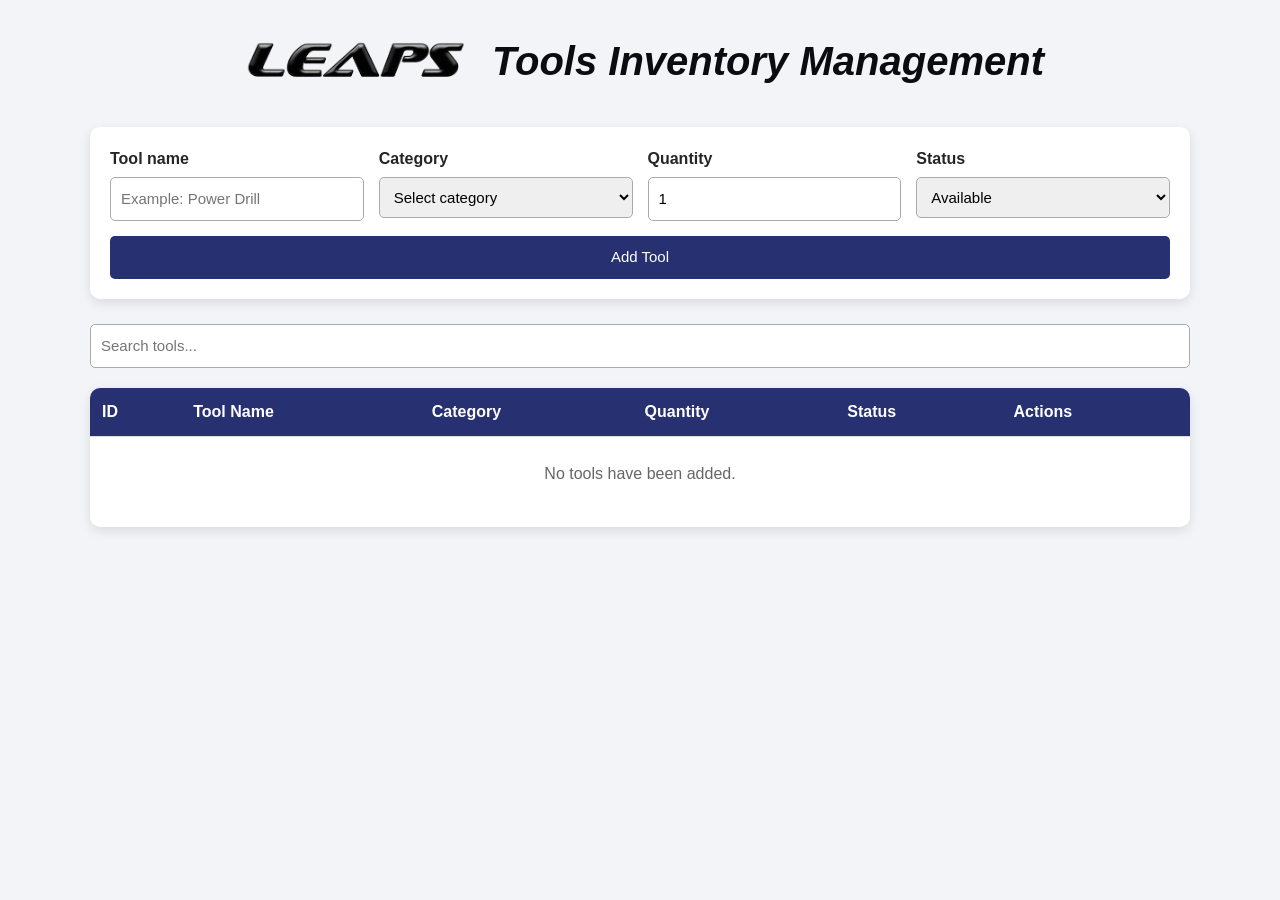
<file: Tools Inventory/toolsinventory.html>
<!DOCTYPE html>
<html lang="en">
<head>
    <meta charset="UTF-8">
    <meta name="viewport" content="width=device-width, initial-scale=1.0">
    <meta http-equiv="X-UA-Compatible" content="ie=edge">
    <title>Tools Inventory</title>
    <!-- Bootstrap 5.3 CSS -->
    <link href="https://cdn.jsdelivr.net/npm/bootstrap@5.3.0-alpha3/dist/css/bootstrap.min.css" rel="stylesheet">

    <style>
        * {
            box-sizing: border-box;
        }

        body {
            margin: 0;
            padding: 20px;
            background-color: #f2f4f8;
            color: #252525;
            font-family: Arial, sans-serif;
        }

        .inventory-container {
            width: 100%;
            max-width: 1100px;
            margin: auto;
        }

        h1 {
            text-align: center;
            color: #273071;
        }

        .tool-form {
            display: grid;
            grid-template-columns: repeat(4, 1fr);
            gap: 15px;
            margin-bottom: 25px;
            padding: 20px;
            background-color: white;
            border-radius: 10px;
            box-shadow: 0 4px 12px rgba(0, 0, 0, 0.1);
        }

        .form-group {
            display: flex;
            flex-direction: column;
        }

        label {
            margin-bottom: 6px;
            font-weight: bold;
        }

        input,
        select,
        button {
            width: 100%;
            padding: 10px;
            border: 1px solid #aaa;
            border-radius: 5px;
            font-size: 15px;
        }

        .submit-button {
            grid-column: 1 / -1;
            background-color: #273071;
            color: white;
            border: none;
            cursor: pointer;
        }

        .submit-button:hover {
            background-color: #7b80a8;
        }

        .search-box {
            margin-bottom: 20px;
        }

        .table-wrapper {
            overflow-x: auto;
            background-color: white;
            border-radius: 10px;
            box-shadow: 0 4px 12px rgba(0, 0, 0, 0.1);
        }

        table {
            width: 100%;
            border-collapse: collapse;
        }

        th,
        td {
            padding: 12px;
            border-bottom: 1px solid #ddd;
            text-align: left;
        }

        th {
            background-color: #273071;
            color: white;
        }

        .available {
            color: green;
            font-weight: bold;
        }

        .borrowed {
            color: #d97706;
            font-weight: bold;
        }

        .maintenance {
            color: red;
            font-weight: bold;
        }

        .edit-button,
        .delete-button {
            width: auto;
            margin: 3px;
            color: white;
            border: none;
            cursor: pointer;
        }

        .edit-button {
            background-color: #2563eb;
        }

        .delete-button {
            background-color: #dc2626;
        }

        .empty-message {
            padding: 25px;
            text-align: center;
            color: #666;
        }
        .leaps-logo {
            height: 40px;
            width: auto;
            max-width: 110px;
            object-fit: contain;
            display: block;
        }
        .inventory-title {
            display: flex;
            align-items: center;
            justify-content: center;
            flex-wrap: wrap;
            gap: 16px;
            margin-bottom: 24px;
            color: #0b0c12;
            font-style: italic;
            font-weight: bold;
        }

        .inventory-title-logo {
            width: 240px;
            height: auto;
            object-fit: contain;
        }

        /* Tablet */
        @media screen and (max-width: 900px) {
            .tool-form {
                grid-template-columns: repeat(2, 1fr);
            }
        }

        /* Mobile */
        @media screen and (max-width: 600px) {
            body {
                padding: 10px;
            }

            .tool-form {
                grid-template-columns: 1fr;
            }

            .submit-button {
                grid-column: auto;
            }

            h1 {
                font-size: 26px;
            }
             .leaps-logo {
                height: 30px;
                max-width: 100px;
            }
                .inventory-title-logo {
                width: 110px;
            }

        }
    </style>
</head>

<body>

   <!-- <div class="container">
        <header class="d-flex flex-wrap align-items-center justify-content-center py-3 mb-4 border-bottom">
            <a
            href="/"
            class="d-flex align-items-center mb-3 mb-md-0 me-md-auto text-decoration-none"
            aria-label="LEAPS Labor Services home"
            >
            <img
                src="leaps-logo3.png"
                alt="LEAPS Labor Services"
                class="leaps-logo"
            >
            </a>

            <ul class="nav nav-pills justify-content-center">
            <li class="nav-item">
                <a href="#" class="nav-link active" aria-current="page">Home</a>
            </li>
            <li class="nav-item"><a href="#" class="nav-link">Features</a></li>
            <li class="nav-item"><a href="#" class="nav-link">Pricing</a></li>
            <li class="nav-item"><a href="#" class="nav-link">FAQs</a></li>
            <li class="nav-item"><a href="#" class="nav-link">About</a></li>
            </ul>
        </header>
        </div> -->

    <main class="inventory-container">
        <h1 class="inventory-title">
            <img src="leaps-logo2.png" alt="LEAPS" class="inventory-title-logo">
            <span>Tools Inventory Management</span>
        </h1>

        <form id="toolForm" class="tool-form">
            <div class="form-group">
                <label for="toolName">Tool name</label>
                <input
                    id="toolName"
                    type="text"
                    placeholder="Example: Power Drill"
                    required
                >
            </div>

            <div class="form-group">
                <label for="category">Category</label>
                <select id="category" required>
                    <option value="">Select category</option>
                    <option value="Power Tool">Power Tool</option>
                    <option value="Hand Tool">Hand Tool</option>
                    <option value="Safety Equipment">Safety Equipment</option>
                    <option value="Testing Equipment">Testing Equipment</option>
                </select>
            </div>

            <div class="form-group">
                <label for="quantity">Quantity</label>
                <input
                    id="quantity"
                    type="number"
                    min="1"
                    value="1"
                    required
                >
            </div>

            <div class="form-group">
                <label for="status">Status</label>
                <select id="status" required>
                    <option value="Available">Available</option>
                    <option value="Borrowed">Borrowed</option>
                    <option value="Maintenance">Maintenance</option>
                </select>
            </div>

            <button class="submit-button" type="submit">
                Add Tool
            </button>
        </form>

        <div class="search-box">
            <input
                id="searchInput"
                type="search"
                placeholder="Search tools..."
            >
        </div>

        <div class="table-wrapper">
            <table>
                <thead>
                    <tr>
                        <th>ID</th>
                        <th>Tool Name</th>
                        <th>Category</th>
                        <th>Quantity</th>
                        <th>Status</th>
                        <th>Actions</th>
                    </tr>
                </thead>

                <tbody id="inventoryTable"></tbody>
            </table>

            <p id="emptyMessage" class="empty-message">
                No tools have been added.
            </p>
        </div>
    </main>

    <script >
        const toolForm = document.getElementById("toolForm");
        const toolNameInput = document.getElementById("toolName");
        const categoryInput = document.getElementById("category");
        const quantityInput = document.getElementById("quantity");
        const statusInput = document.getElementById("status");
        const searchInput = document.getElementById("searchInput");
        const inventoryTable = document.getElementById("inventoryTable");
        const emptyMessage = document.getElementById("emptyMessage");
        const submitButton = toolForm.querySelector(".submit-button");

        let tools = JSON.parse(localStorage.getItem("toolsInventory")) || [];
        let editingId = null;

        function saveTools() {
            localStorage.setItem("toolsInventory", JSON.stringify(tools));
        }

        function getStatusClass(status) {
            return status.toLowerCase();
        }

        function displayTools(searchText = "") {
            inventoryTable.innerHTML = "";

            const filteredTools = tools.filter(function (tool) {
                const searchableText =
                    `${tool.name} ${tool.category} ${tool.status}`.toLowerCase();

                return searchableText.includes(searchText.toLowerCase());
            });

            emptyMessage.style.display =
                filteredTools.length === 0 ? "block" : "none";

            filteredTools.forEach(function (tool) {
                const row = document.createElement("tr");

                row.innerHTML = `
                    <td>${tool.id}</td>
                    <td>${escapeHtml(tool.name)}</td>
                    <td>${escapeHtml(tool.category)}</td>
                    <td>${tool.quantity}</td>
                    <td class="${getStatusClass(tool.status)}">
                        ${escapeHtml(tool.status)}
                    </td>
                    <td>
                        <button
                            class="edit-button"
                            type="button"
                            onclick="editTool(${tool.id})"
                        >
                            Edit
                        </button>

                        <button
                            class="delete-button"
                            type="button"
                            onclick="deleteTool(${tool.id})"
                        >
                            Delete
                        </button>
                    </td>
                `;

                inventoryTable.appendChild(row);
            });
        }

        function escapeHtml(text) {
            const element = document.createElement("div");
            element.textContent = text;
            return element.innerHTML;
        }

        toolForm.addEventListener("submit", function (event) {
            event.preventDefault();

            const toolData = {
                name: toolNameInput.value.trim(),
                category: categoryInput.value,
                quantity: Number(quantityInput.value),
                status: statusInput.value
            };

            if (editingId === null) {
                tools.push({
                    id: Date.now(),
                    ...toolData
                });
            } else {
                tools = tools.map(function (tool) {
                    if (tool.id === editingId) {
                        return {
                            id: tool.id,
                            ...toolData
                        };
                    }

                    return tool;
                });

                editingId = null;
                submitButton.textContent = "Add Tool";
            }

            saveTools();
            displayTools(searchInput.value);
            toolForm.reset();
            quantityInput.value = 1;
        });

        function editTool(id) {
            const selectedTool = tools.find(function (tool) {
                return tool.id === id;
            });

            if (!selectedTool) {
                return;
            }

            toolNameInput.value = selectedTool.name;
            categoryInput.value = selectedTool.category;
            quantityInput.value = selectedTool.quantity;
            statusInput.value = selectedTool.status;

            editingId = id;
            submitButton.textContent = "Update Tool";

            window.scrollTo({
                top: 0,
                behavior: "smooth"
            });
        }

        function deleteTool(id) {
            const confirmed = confirm(
                "Are you sure you want to delete this tool?"
            );

            if (!confirmed) {
                return;
            }

            tools = tools.filter(function (tool) {
                return tool.id !== id;
            });

            saveTools();
            displayTools(searchInput.value);
        }

        searchInput.addEventListener("input", function () {
            displayTools(searchInput.value);
        });

        displayTools();
    </script>
    <script src="https://cdn.jsdelivr.net/npm/bootstrap@5.3.0-alpha3/dist/js/bootstrap.bundle.min.js"></script>
</body>
</html>
</file>
<file: Pickleball site/css/style.css>
:root {
      font-family: "Bebas Neue",Inter, ui-sans-serif, system-ui, -apple-system,
        "Segoe UI", sans-serif;
      color: #17251e;
      background: #f5f7f1;
    }

    * { box-sizing: border-box; }
    body { margin: 0; }
    button, input, select { font: inherit; }
    button { cursor: pointer; }
    button:disabled { cursor: not-allowed; opacity: 0.45; }

    /* header {
        background-color: black;
        background-image: url("../headerbg.png");
        background-position: center;
        background-size: auto 100%;
        background-repeat: no-repeat;
        position: relative;

        min-height: 180px;
        padding: 19px clamp(20px, 4vw, 64px);
        color: white;
        display: flex;
        align-items: center;
        justify-content: space-between;
        gap: 16px;
    } */

    header {
  position: relative;
  min-height: 180px;
  padding: 19px clamp(20px, 4vw, 64px);
  background-color: black;
  color: white;
  display: flex;
  align-items: center;
  justify-content: space-between;
  gap: 16px;
  isolation: isolate;
  
}
header::before {
  content: "";
  position: absolute;
  inset: 0;
  z-index: -1;
  background-image: url("../pickleball_paddle.jpg");
  background-position: 50% center;
  background-size: auto 55%;
  background-repeat: no-repeat;
  opacity: 0.35;
  pointer-events: none;
  background-size: cover;
}

      .header-title {
        position: absolute;
        left: 50%;
        transform: translateX(-50%);
        text-align: center;
        width: max-content;
        max-width: 90%;
    }

    .header-title h1 {
        margin: 0;
        color: #c1f408;
        font-family: "Oswald", sans-serif;
        font-weight: 700;
        letter-spacing: 0.18em;
        text-transform: uppercase;
    }

    .header-logo {
        display: block;
        width: auto;
        max-width: min(5vw, 280px);
        height: 60px;
        object-fit: contain;
    
    }
    .brand {
        display: flex;
        align-items: center;
        gap: 11px;
        font-weight: 850;
        font-size: 1.35rem;
        letter-spacing: -0.05em;
        color: #b6d408;
    }
    .brand-logo {
      display: block;
      width: 500px;
      height: 156px;
      object-fit: contain;
      flex-shrink: 0;
      }


    main {
      max-width: 1500px;
      margin: auto;
      padding: 32px clamp(18px, 4vw, 62px) 65px;
    }

    .eyebrow {
      font-size: 0.78rem;
      font-weight: 800;
      letter-spacing: 0.14em;
      text-transform: uppercase;
      color: #b7e818;
      margin: 0 0 8px;
    }

    .title-row {
      display: flex;
      align-items: end;
      justify-content: space-between;
      gap: 18px;
      flex-wrap: wrap;
      margin-bottom: 27px;
    }

    h1 {
      font-size: clamp(2rem, 4vw, 3.45rem);
      letter-spacing: -0.07em;
      line-height: 1.05;
      margin: 0;
    }

    h2 {
      font-size: 1.15rem;
      letter-spacing: -0.03em;
      margin: 0;
    }

    p { line-height: 1.5; }
    .sub { color: #65746b; margin: 9px 0 0; }

    .pill {
      background: #e6f0de;
      color: #315944;
      border-radius: 100px;
      padding: 9px 14px;
      font-weight: 700;
      font-size: 0.85rem;
    }

    .layout {
      display: grid;
      grid-template-columns: minmax(290px, 350px) minmax(0, 1fr);
      gap: 21px;
      align-items: start;
    }

    .panel {
      background: #fff;
      border: 1px solid #e0e7db;
      border-radius: 18px;
      box-shadow: 0 8px 30px rgba(22, 53, 37, 0.04);
    }

    .sidebar { padding: 23px; }

    .sidebar section + section {
      border-top: 1px solid #edf0e8;
      margin-top: 25px;
      padding-top: 24px;
    }

    .section-heading {
      display: flex;
      justify-content: space-between;
      align-items: center;
      gap: 10px;
      margin-bottom: 17px;
    }

    .count {
      background: #eef3ea;
      border-radius: 50px;
      padding: 4px 10px;
      color: #54705b;
      font-size: 0.8rem;
      font-weight: 800;
    }

    .label {
      display: block;
      font-size: 0.85rem;
      font-weight: 750;
      margin: 14px 0 7px;
    }

    input[type="text"],
    select {
      width: 100%;
      padding: 12px 13px;
      border: 1px solid #d8e1d5;
      border-radius: 10px;
      background: #fcfdfb;
      color: #17251e;
      outline: none;
    }

    input:focus,
    select:focus {
      border-color: #499769;
      box-shadow: 0 0 0 3px #49976926;
    }

    .btn {
      border: 0;
      border-radius: 10px;
      background: #d4ef5b;
      color: #173020;
      padding: 11px 16px;
      font-weight: 800;
      min-height: 43px;
    }

    .btn:hover:not(:disabled) { background: #c6e647; }

    .btn-dark {
      background: #15382b;
      color: #fff;
    }

    .btn-dark:hover:not(:disabled) { background: #26543b; }

    .btn-outline {
      border: 1px solid #cfdbcc;
      background: white;
      color: #2e5940;
    }

    .btn-outline:hover:not(:disabled) { background: #f1f6ed; }
    .full { width: 100%; margin-top: 13px; }
    .hint { font-size: 0.84rem; color: #738177; margin: 9px 0 0; }

    .teams {
      list-style: none;
      margin: 0;
      padding: 0;
      display: grid;
      gap: 8px;
    }

    .team {
      display: flex;
      align-items: center;
      gap: 10px;
      padding: 9px 10px;
      border: 1px solid #edf0e9;
      border-radius: 9px;
      font-size: 0.92rem;
    }

    .seed {
      color: #729078;
      font-size: 0.76rem;
      font-weight: 800;
      width: 19px;
    }

    .team-name { flex: 1; overflow-wrap: anywhere; }

    .remove {
      background: transparent;
      border: 0;
      color: #8b9c90;
      font-size: 1.25rem;
      line-height: 1;
      padding: 0 4px;
    }

    .remove:hover { color: #c64949; }

    .main-panel { min-width: 0; overflow: hidden; }

    .toolbar {
      padding: 23px 25px;
      display: flex;
      justify-content: space-between;
      align-items: center;
      gap: 16px;
      flex-wrap: wrap;
      border-bottom: 1px solid #e8ede5;
    }

    .toolbar p {
      margin: 6px 0 0;
      color: #708076;
      font-size: 0.87rem;
    }

    .toolbar-actions { display: flex; gap: 8px; flex-wrap: wrap; }

    .bracket-wrap {
      overflow-x: auto;
      padding: 27px 25px 32px;
      min-height: 430px;
    }

    .bracket {
      display: flex;
      gap: 25px;
      align-items: stretch;
      min-width: max-content;
    }

    .round {
      width: 240px;
      display: flex;
      flex-direction: column;
      gap: 14px;
    }

    .round-title {
      font-size: 0.75rem;
      text-transform: uppercase;
      letter-spacing: 0.12em;
      font-weight: 850;
      color: #658371;
      padding: 0 3px 3px;
    }

    .round-list {
      display: flex;
      flex: 1;
      flex-direction: column;
      justify-content: space-around;
      gap: 18px;
    }

    .match {
      border: 1px solid #dfe8da;
      border-radius: 13px;
      overflow: hidden;
      background: white;
      box-shadow: 0 3px 12px #163c1809;
    }

    .match-label {
      font-size: 0.72rem;
      color: #728379;
      background: #f7faf4;
      padding: 8px 12px;
      border-bottom: 1px solid #edf1ea;
      font-weight: 700;
    }

    .side {
      display: flex;
      align-items: center;
      gap: 8px;
      min-height: 43px;
      padding: 7px 11px;
    }

    .side + .side { border-top: 1px solid #edf1ea; }
    .side.winner { background: #f3f9df; }

    .side-name {
      flex: 1;
      min-width: 0;
      overflow: hidden;
      text-overflow: ellipsis;
      white-space: nowrap;
      font-size: 0.88rem;
      font-weight: 650;
    }

    .side.muted .side-name { color: #9ba99e; font-weight: 500; }

    .score {
      width: 38px !important;
      height: 30px;
      padding: 3px !important;
      text-align: center;
      border-radius: 6px !important;
      background: white !important;
      font-size: 0.86rem;
    }

    .match-actions {
      padding: 7px 10px;
      border-top: 1px solid #edf1ea;
      background: #fafcf8;
    }

    .save-score {
      border: 0;
      background: transparent;
      color: #346e4a;
      font-size: 0.77rem;
      font-weight: 800;
      padding: 4px;
    }

    .save-score:hover { text-decoration: underline; }

    .message {
      font-size: 0.84rem;
      min-height: 20px;
      color: #aa4938;
      margin: 9px 0 0;
    }

    .empty {
      text-align: center;
      max-width: 400px;
      margin: 60px auto;
      color: #6c8071;
    }

    .empty-icon {
      width: 65px;
      height: 65px;
      border-radius: 16px;
      background: #e9f4d1;
      display: grid;
      place-items: center;
      color: #204d32;
      font-size: 2rem;
      margin: 0 auto 17px;
    }

    .empty h3 { color: #183527; font-size: 1.23rem; margin: 0; }
    .empty p { margin: 8px 0; }

    .champion {
      margin: 0 25px 25px;
      padding: 15px 17px;
      background: #eaf5d1;
      border-radius: 11px;
      color: #244e30;
      font-weight: 800;
    }

    .small-note {
      padding: 0 25px 20px;
      color: #78887c;
      font-size: 0.82rem;
    }

    .toast {
      position: fixed;
      bottom: 20px;
      right: 20px;
      padding: 12px 17px;
      background: #173a29;
      color: white;
      border-radius: 10px;
      box-shadow: 0 10px 30px #0002;
      opacity: 0;
      pointer-events: none;
      transition: opacity 0.2s;
    }

    .toast.show { opacity: 1; }

    .site-footer {
      background: #080808; /* Same as the header */
      color: #e9eee9;
      padding: 22px clamp(18px, 4vw, 64px);
      display: flex;
      align-items: center;
      justify-content: space-between;
      gap: 14px;
      flex-wrap: wrap;
      font-family: "Oswald", cursive;
    }

    .site-footer p {
      margin: 0;
      font-size: 0.9rem;
      
    }

    .facebook-link {
      display: inline-flex;
      align-items: center;
      justify-content: center;
      width: 38px;
      height: 38px;
      border-radius: 50%;
      background: #1877f2;
      color: white;
      text-decoration: none;
      font: bold 1.55rem Arial, sans-serif;
    }

    .facebook-link:hover {
      background: #0d65d9;
    }

    .footer-social {
      display: flex;
      align-items:normal;
      gap: 10px;
    }

  @media (max-width: 1500px) {
       header {
        min-height: 150px;
        padding: 18px 24px;
      }

      .brand-logo {
        width: 180px;
        height: auto;
        max-height: 90px;
      }

      .header-title h1 {
        font-size: clamp(1.3rem, 3vw, 2rem);
        letter-spacing: 0.1em;
      }
      .layout { grid-template-columns: 1fr; }

      .sidebar {
        display: grid;
        grid-template-columns: 1fr 1fr;
        gap: 22px;
      }

      .sidebar section + section {
        border-top: 0;
        border-left: 1px solid #edf0e8;
        margin: 0;
        padding: 0 0 0 22px;
      }

        .sidebar section:last-child {
        grid-column: 1 / -1;
      }

      .main-panel {
        min-width: 0;
      }
    }

    @media (max-width: 600px) {
      header {
        min-height: 160px;
        padding: 18px;
        flex-direction: column;
        justify-content: center;
        gap: 8px;
        text-align: center;
      }

      header::before {
        background-position: center;
        background-size: cover;
      }

      .brand {
        justify-content: center;
        font-size: 1rem;
      }

      .brand-logo {
        width: 130px;
        height: auto;
        max-height: 65px;
      }

      .header-logo {
        max-width: 130px;
        height: 50px;
      }

      .header-title {
        position: static;
        transform: none;
        width: 100%;
        max-width: 100%;
      }

      .header-title h1 {
        font-size: clamp(1.25rem, 6vw, 1.8rem);
        letter-spacing: 0.07em;
      }

      main {
        padding: 24px 16px 48px;
      }

      .title-row {
        align-items: flex-start;
        gap: 12px;
        margin-bottom: 20px;
      }

      .title-row h1 {
        font-size: 2rem;
      }

      .sidebar {
        display: block;
        padding: 18px;
      }

      .sidebar section + section {
        border-top: 1px solid #edf0e8;
        margin-top: 24px;
        padding-top: 24px;
      }

      .toolbar {
        align-items: stretch;
        padding: 18px;
      }

      .toolbar-actions {
        width: 100%;
      }

      .toolbar-actions .btn {
        flex: 1 1 150px;
      }

      .bracket-wrap {
        padding: 20px 16px 26px;
        min-height: 350px;
      }

      .round {
        width: 216px;
      }

      .champion {
        margin: 0 16px 20px;
      }

      .small-note {
        padding: 0 16px 18px;
      }

      .site-footer {
        flex-direction: column;
        justify-content: center;
        text-align: center;
      }

      .footer-social {
        justify-content: center;
        align-items: center;
      }
    }
</file>
